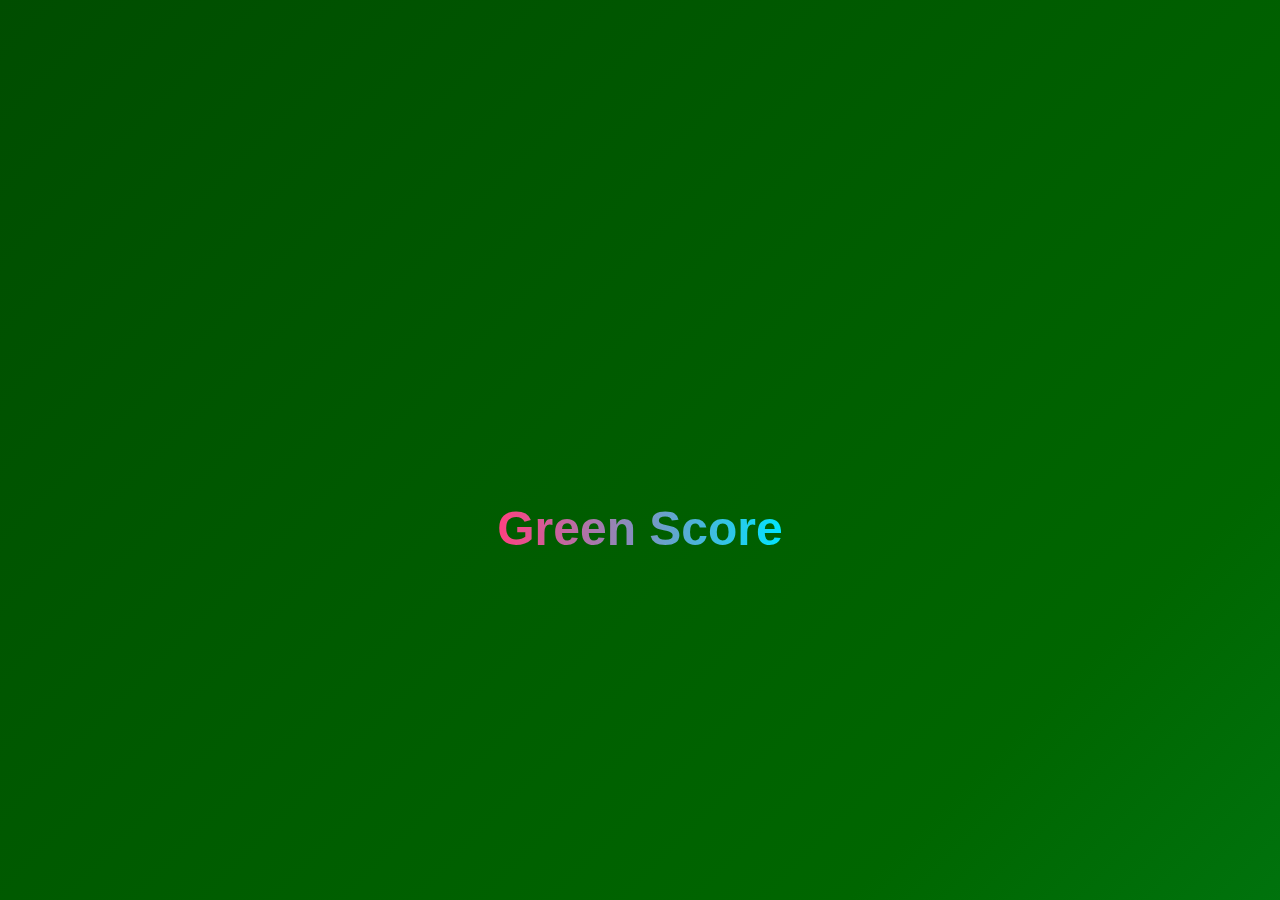
<file: public/index.html>
<!DOCTYPE html>
<html>
<head>
  <title>Green Score</title>
  <link rel="stylesheet" href="css/the login style.css">
</head>
<body class="splash">
  <div class="logo-container">
    <img src="assets/logo&details/1.png" alt="Green Score Logo" class="logo">
    <h1>Green Score</h1>
  </div>
  <script>
    // Redirect to onboarding after 2 seconds
    setTimeout(() => {
      window.location.href = "onboarding.html";
    }, 5000);
  </script>
</body>
</html>
</file>
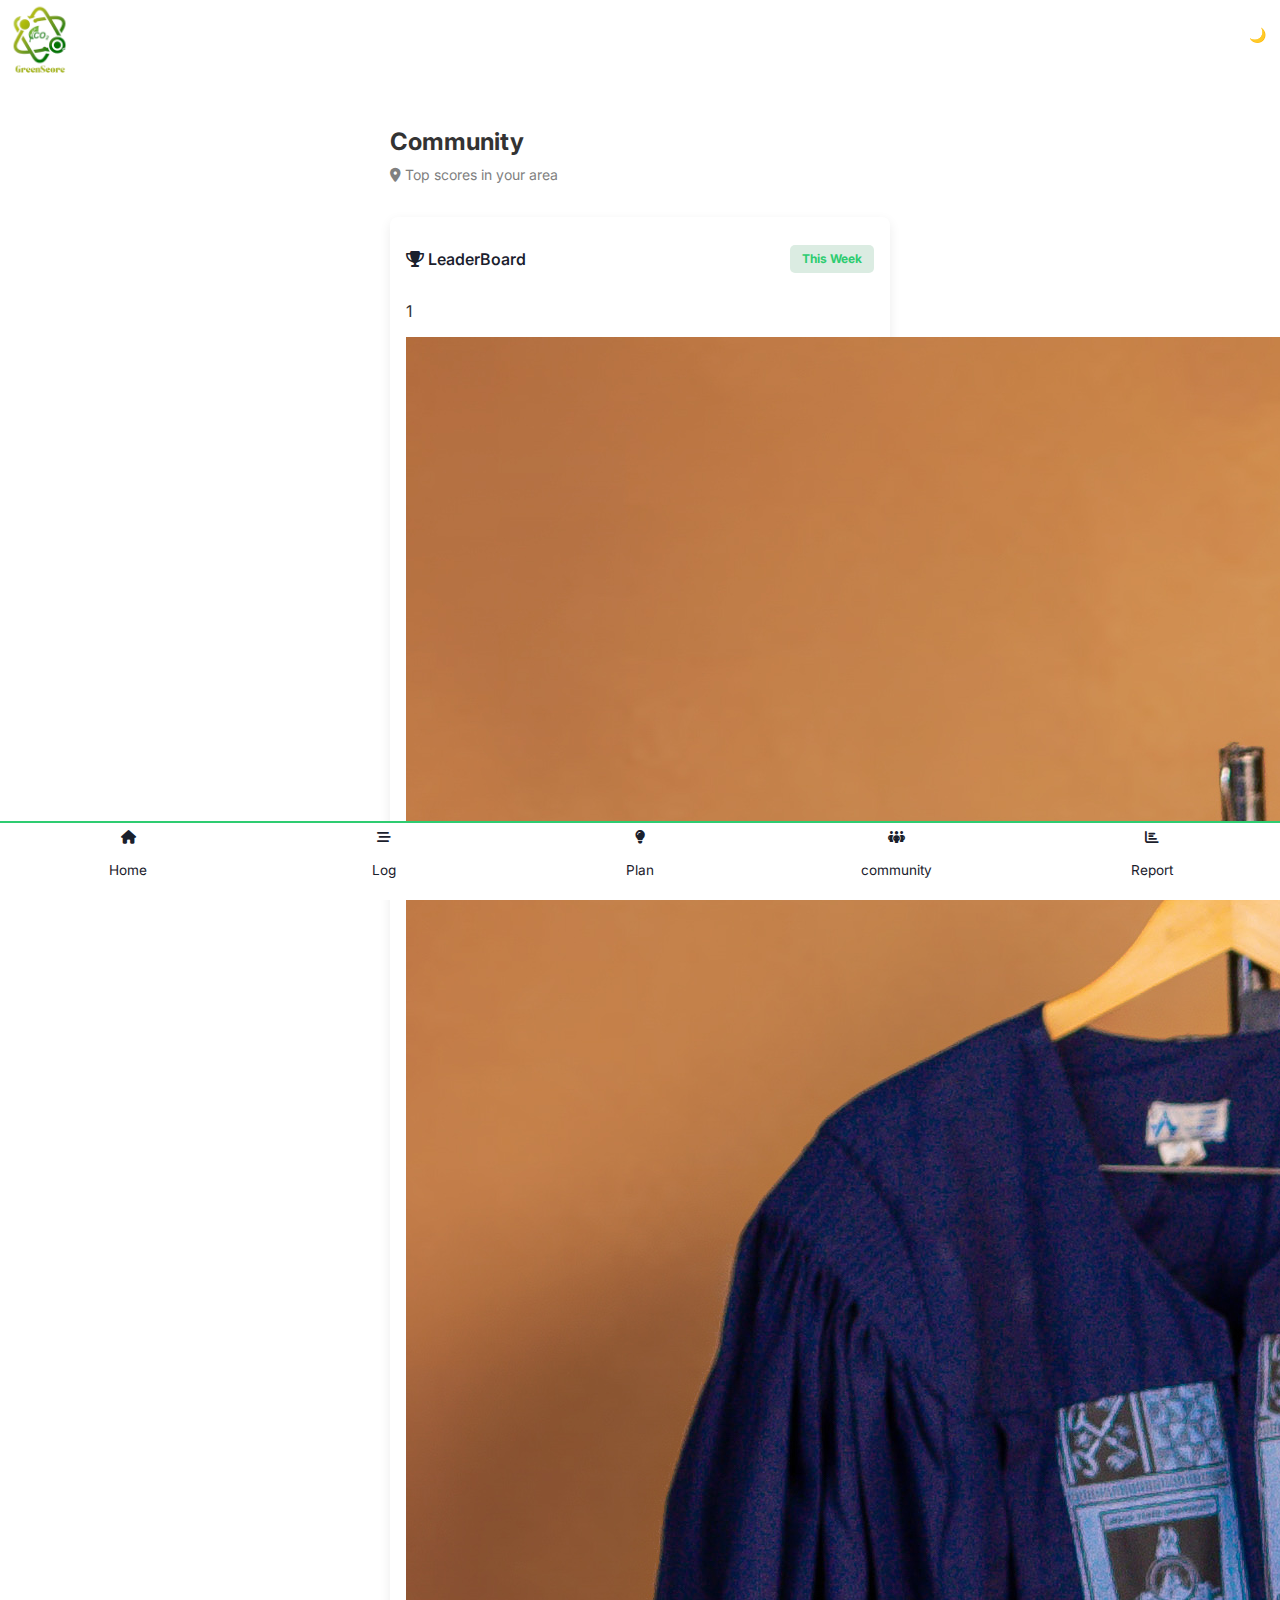
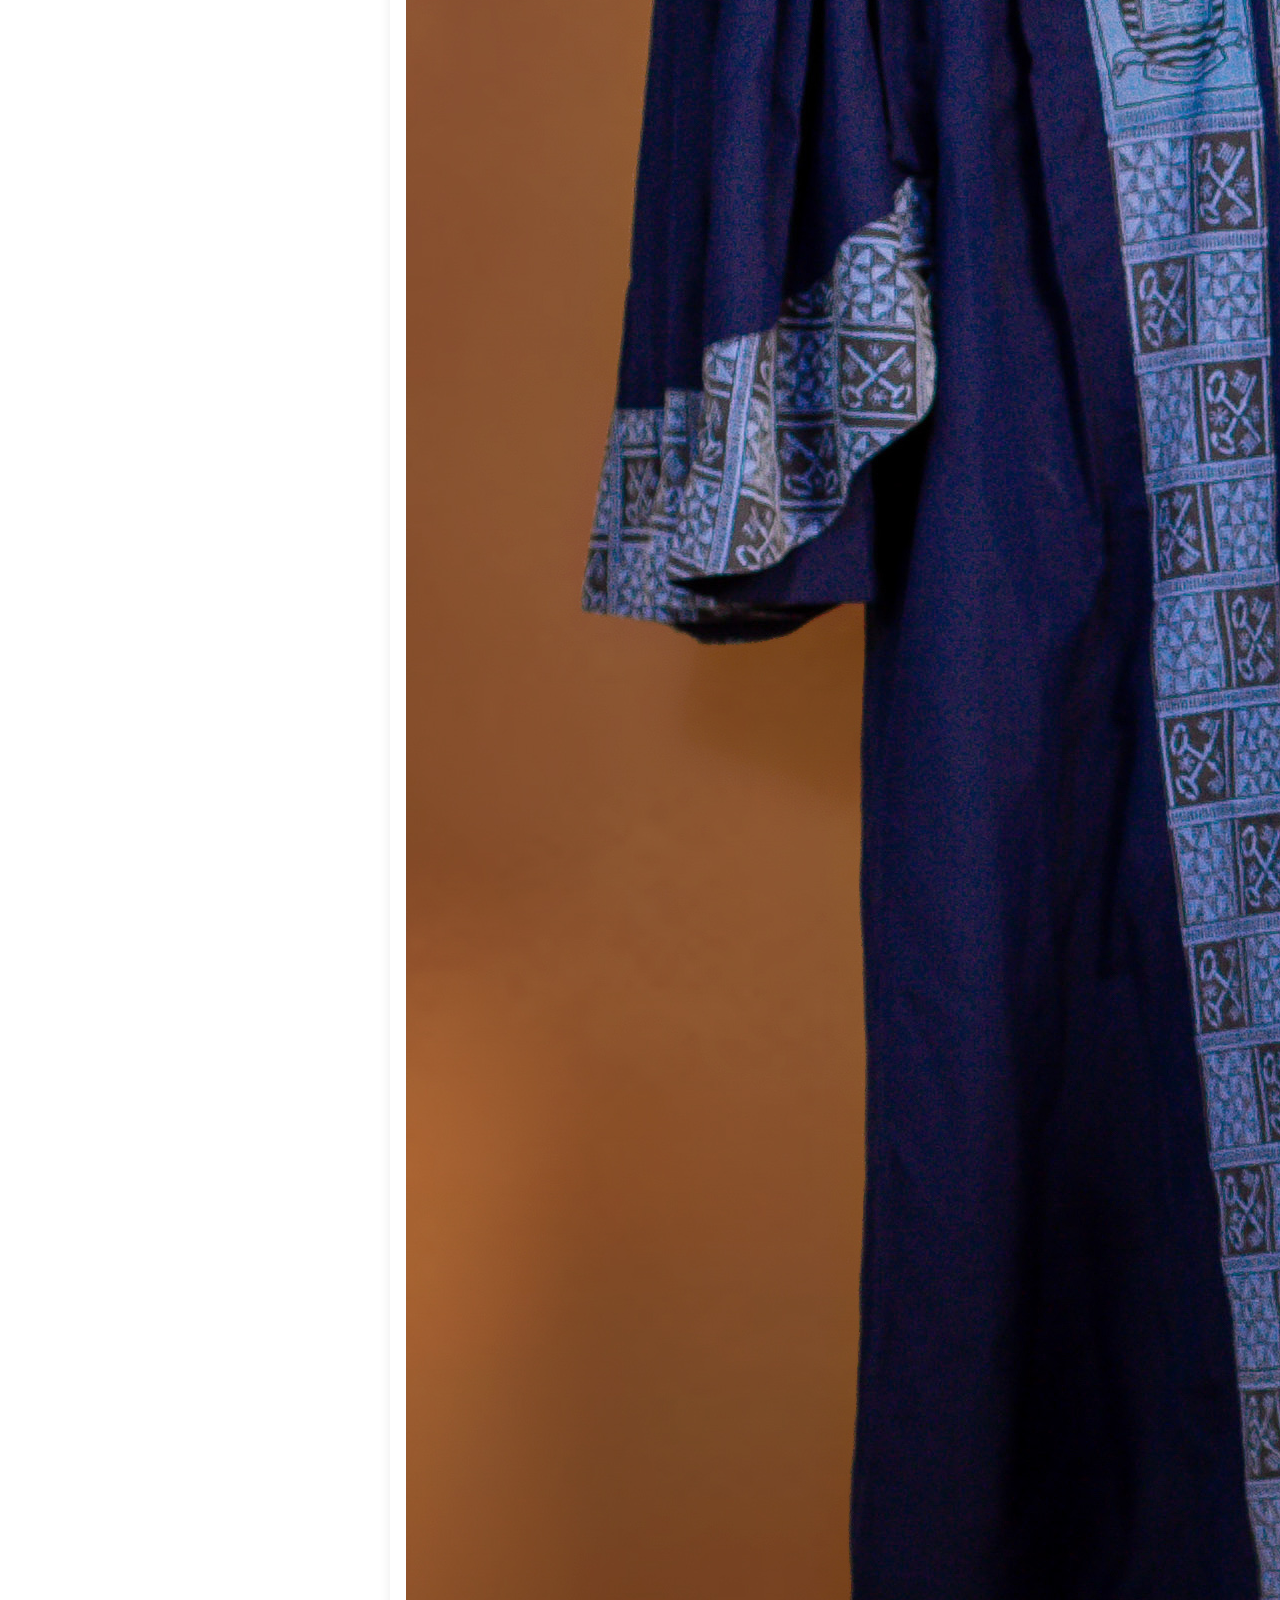
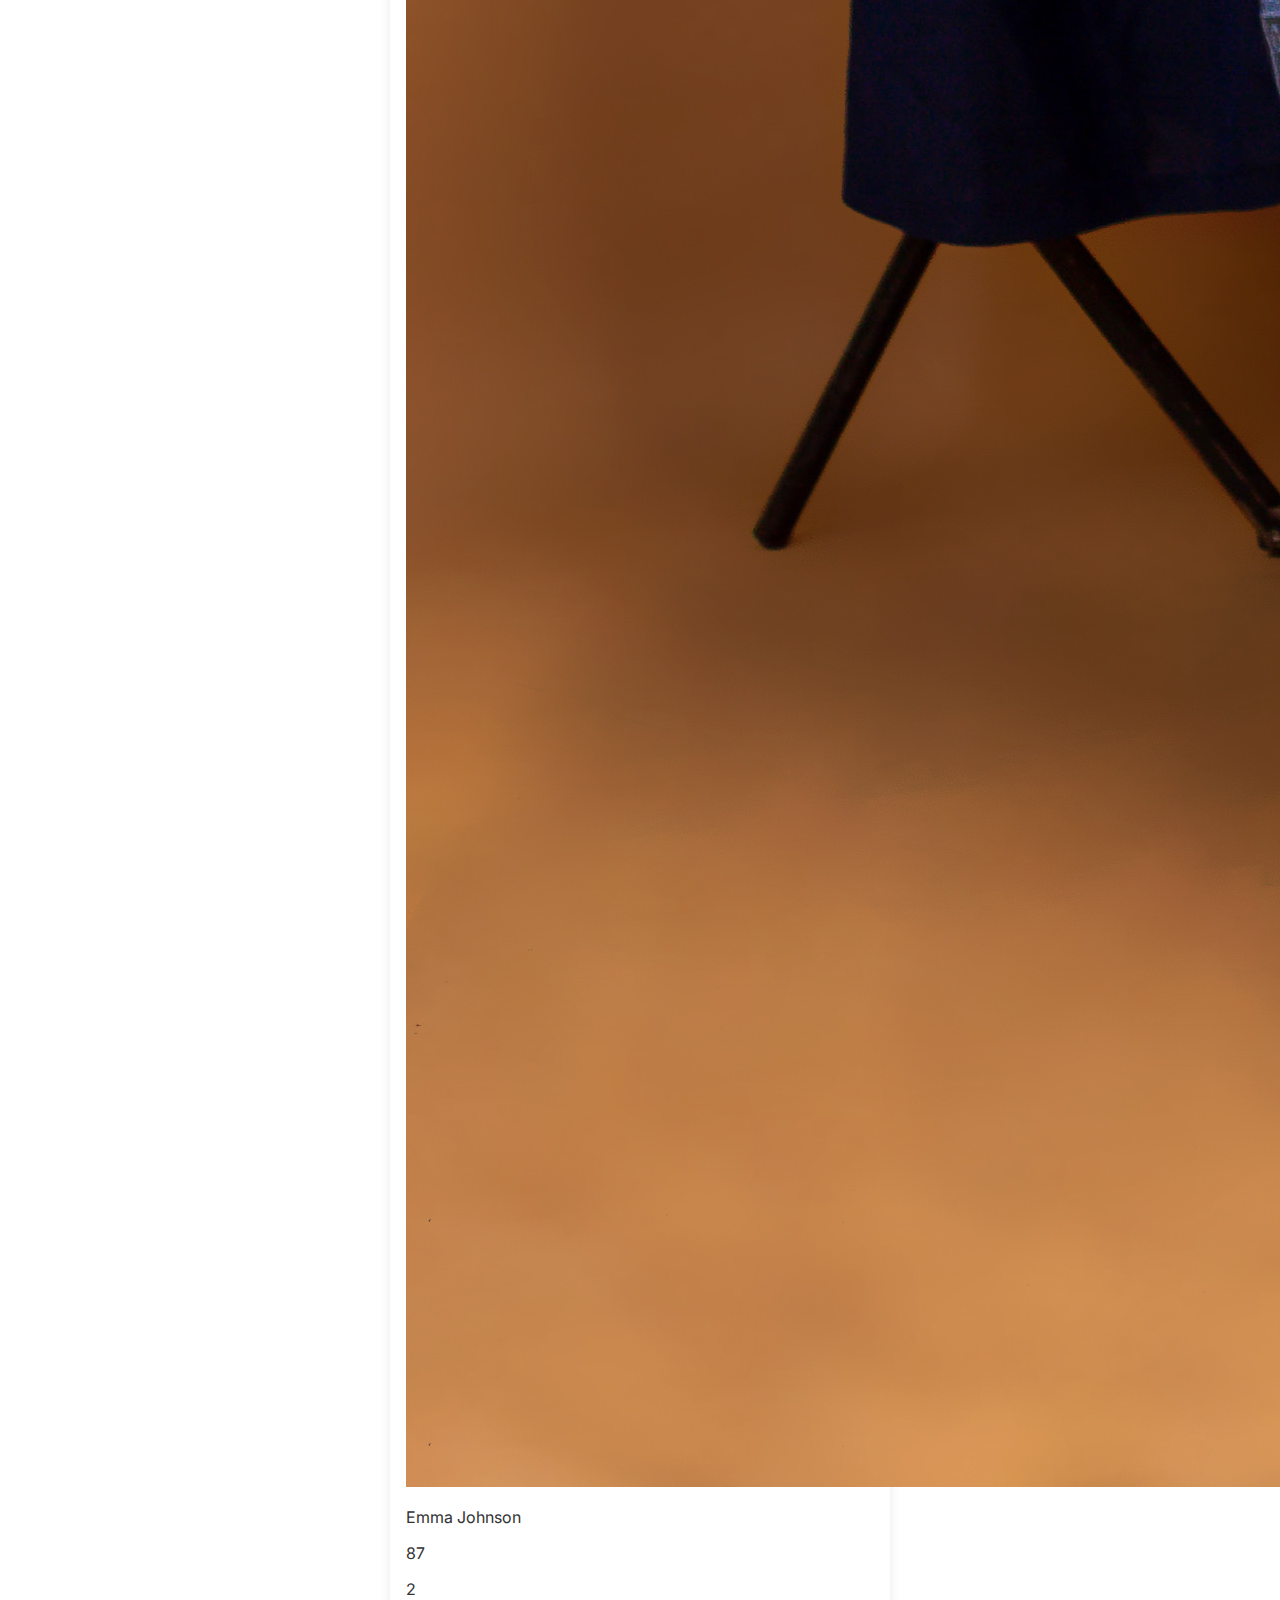
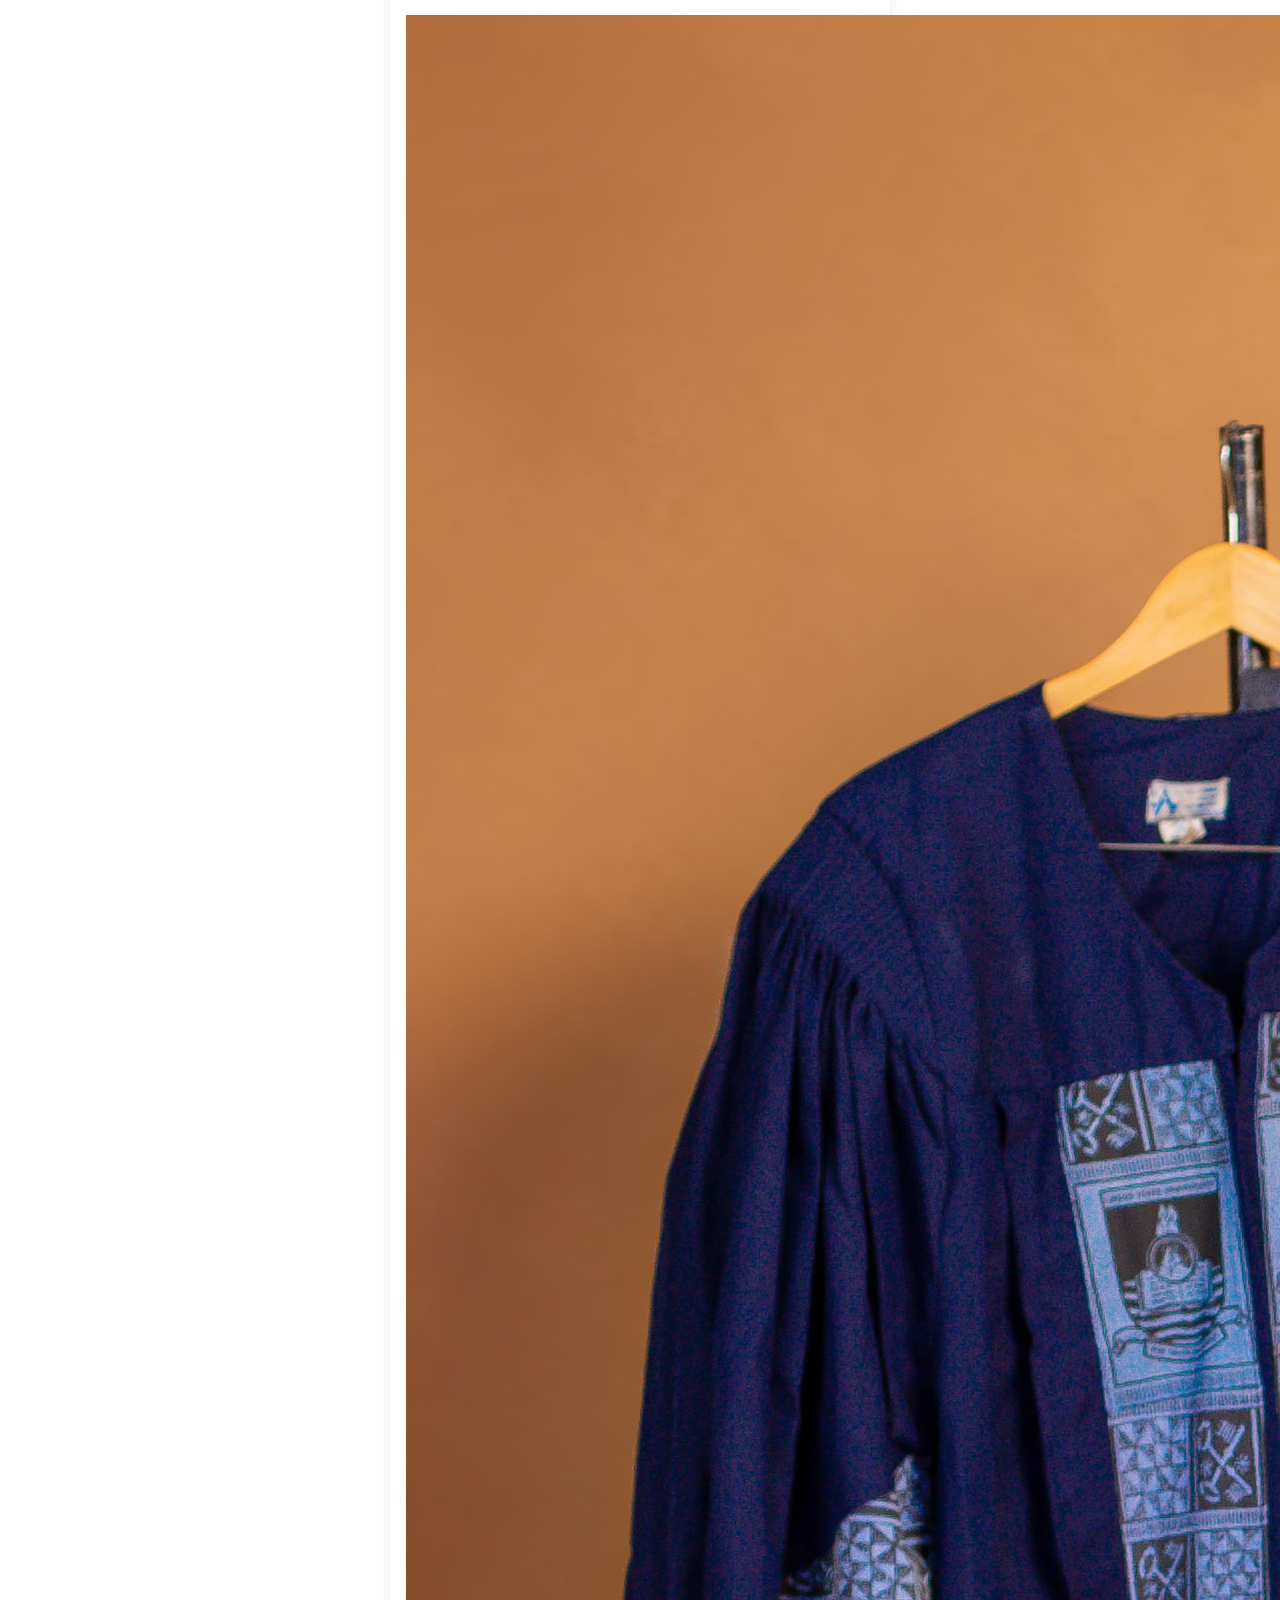
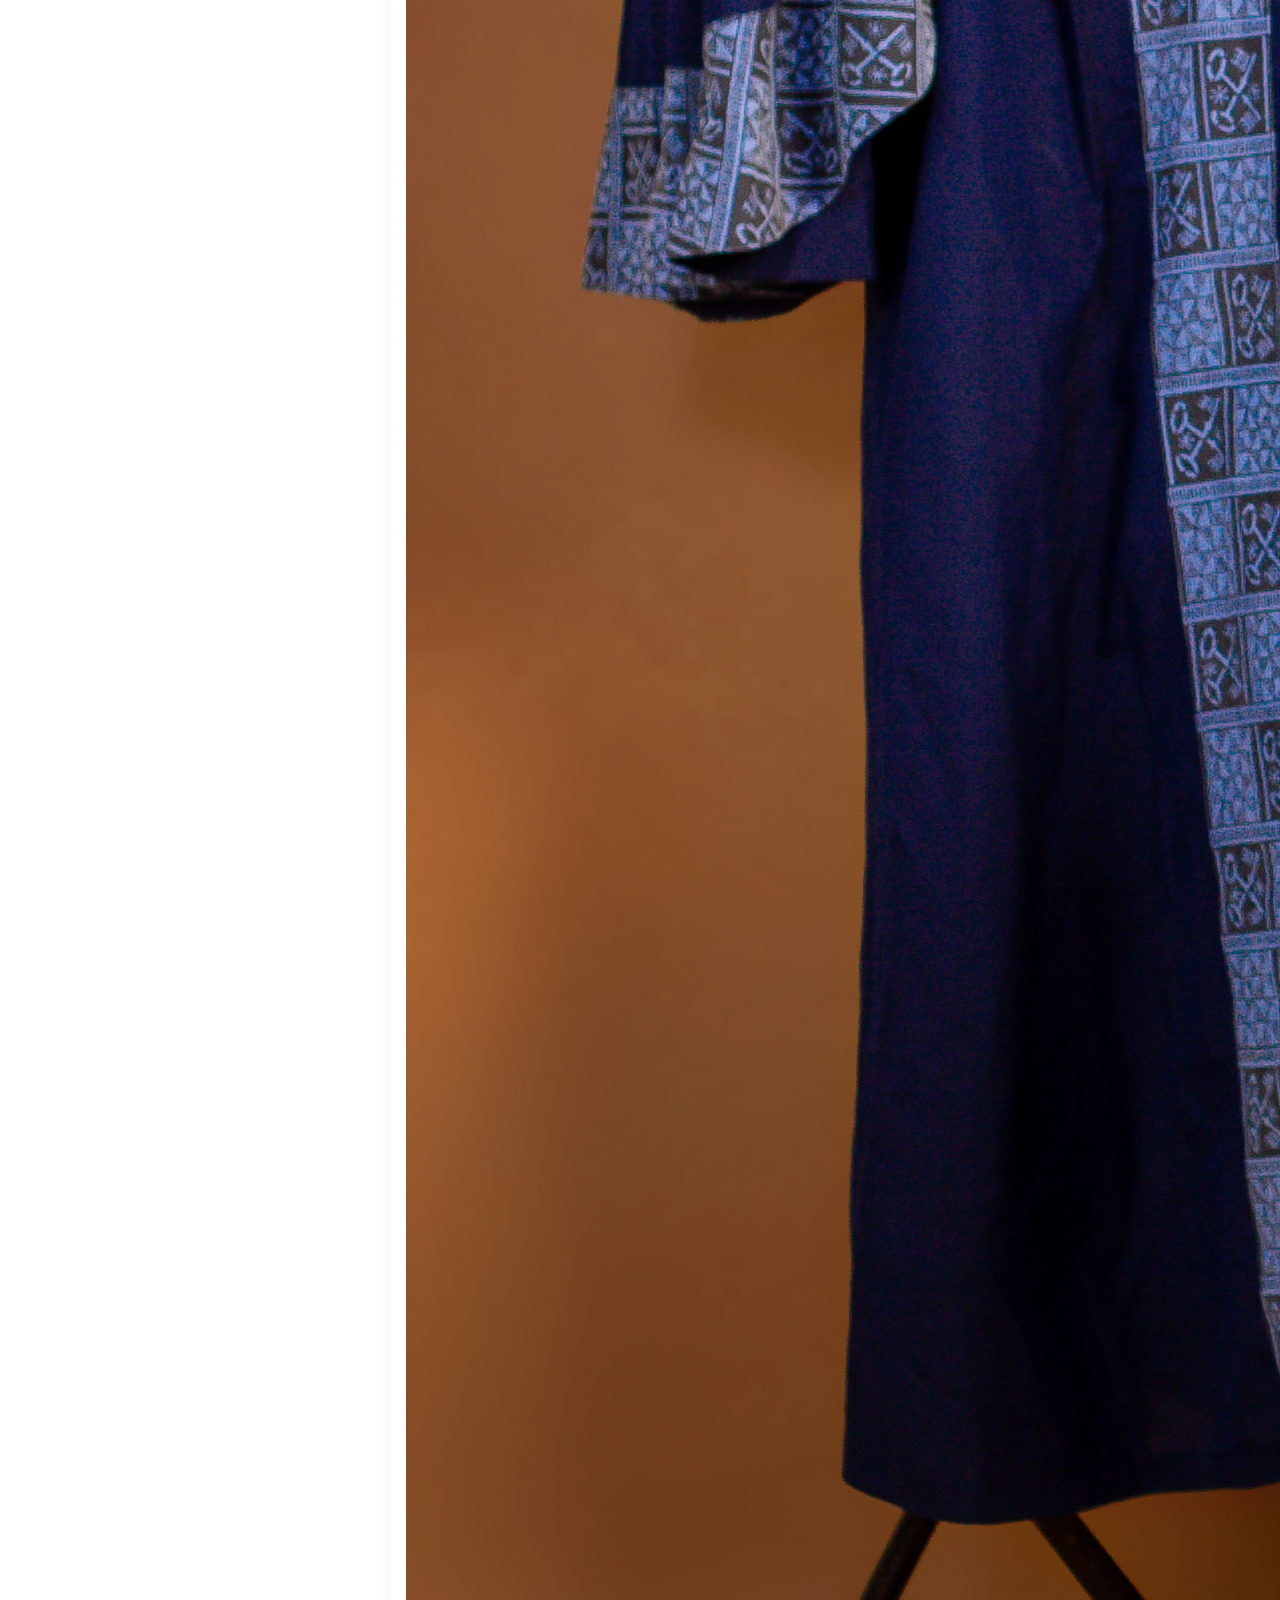
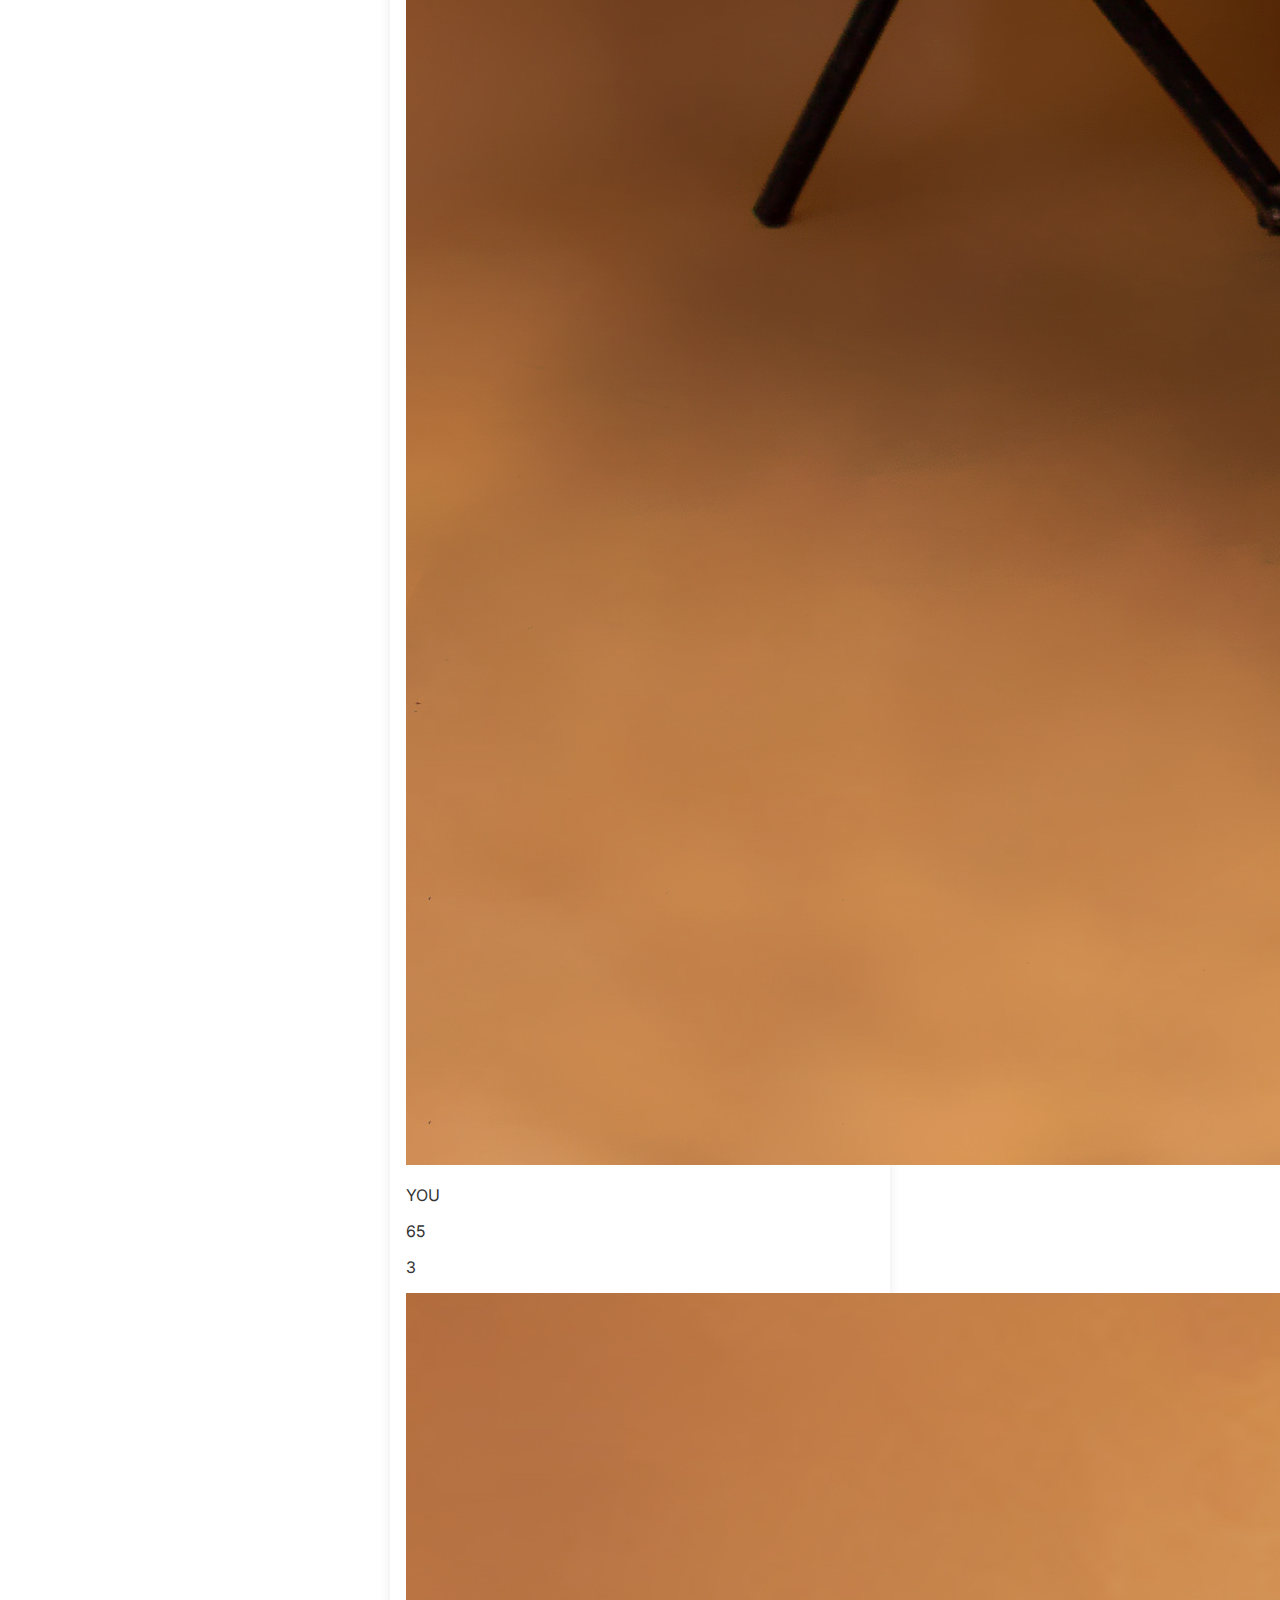
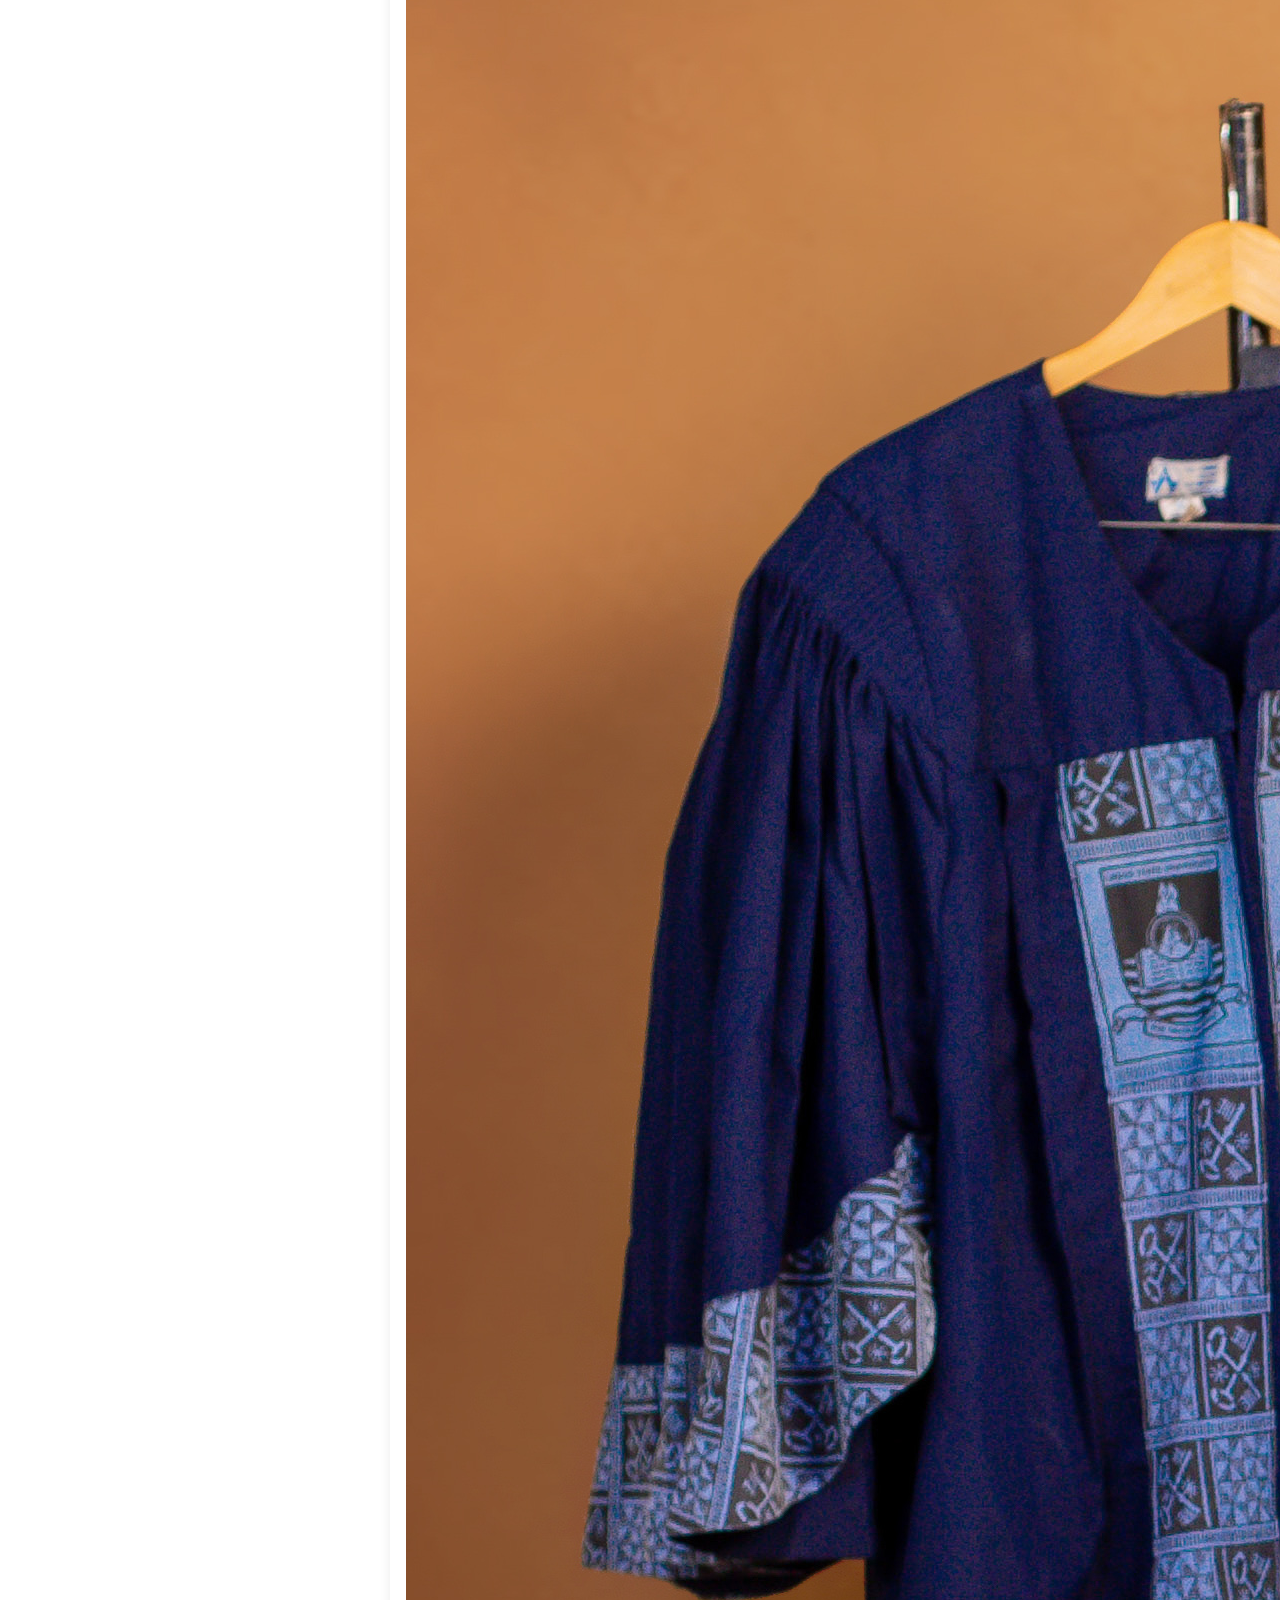
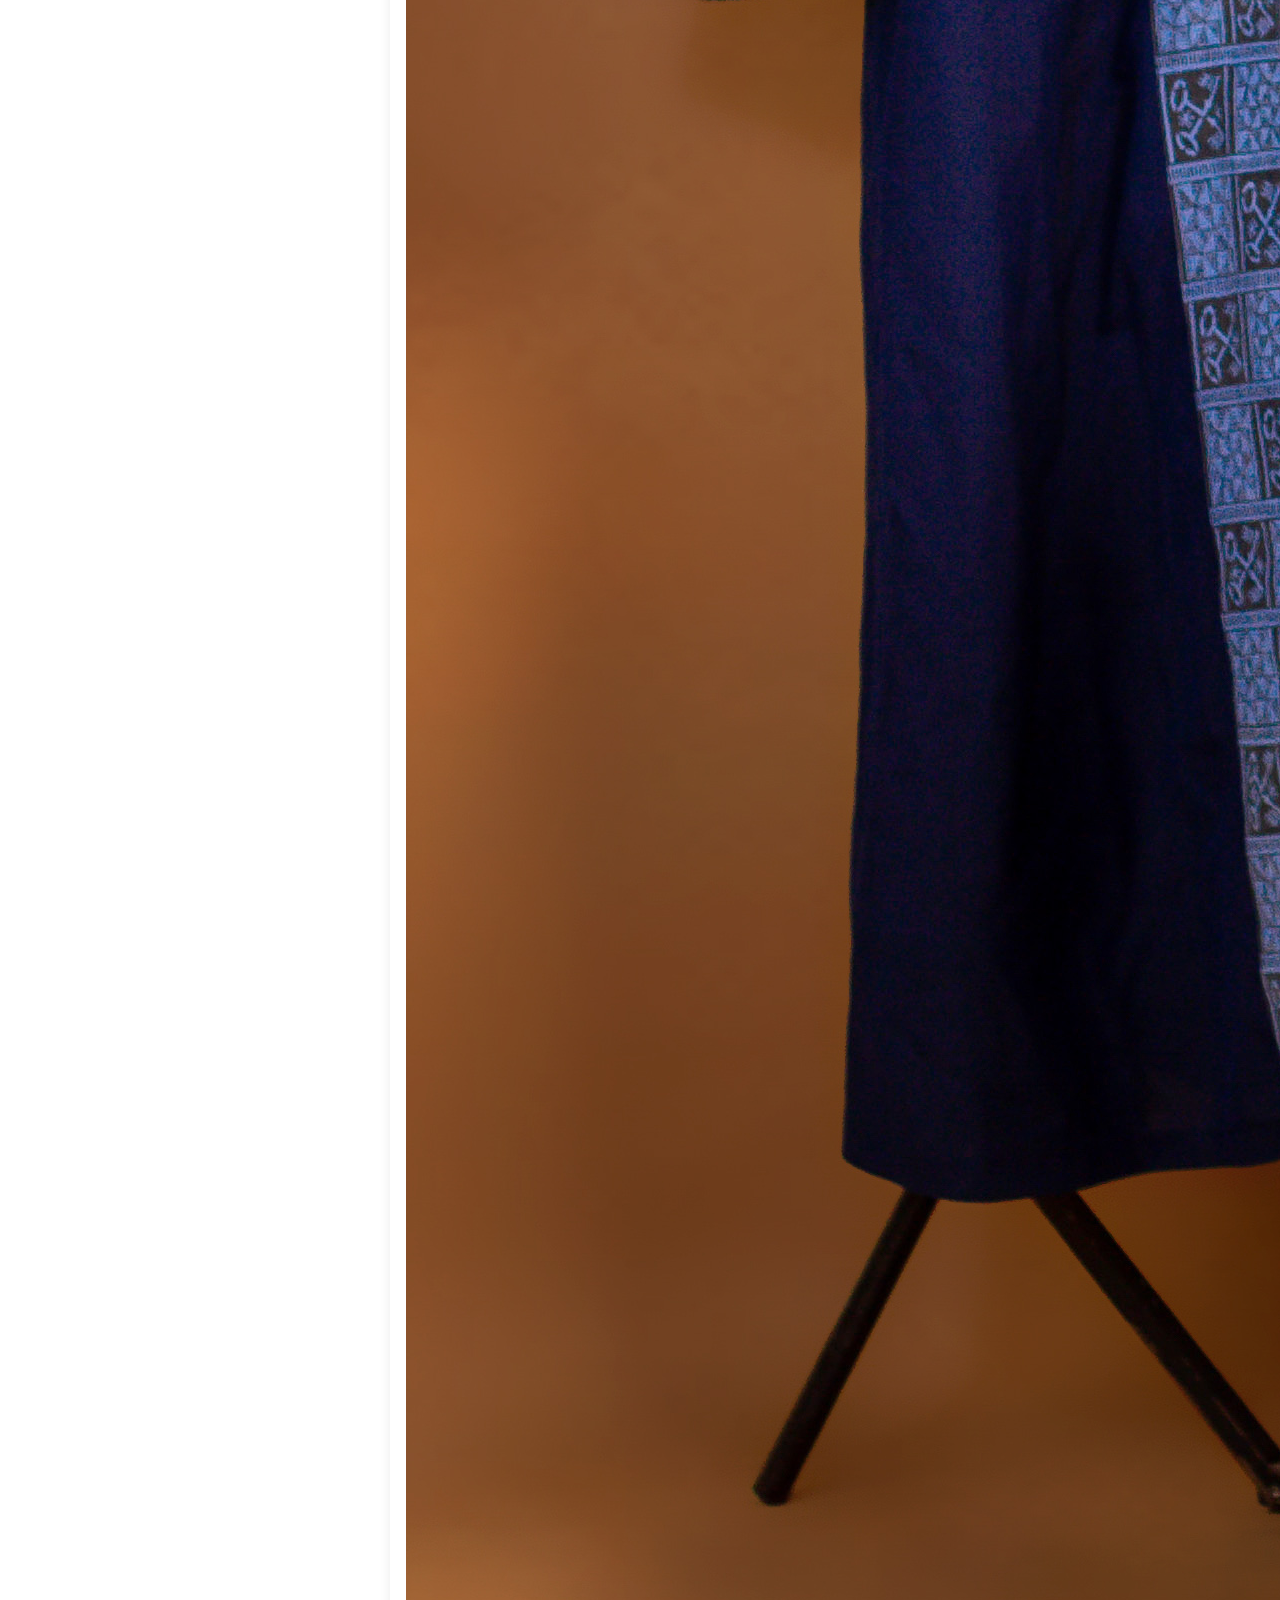
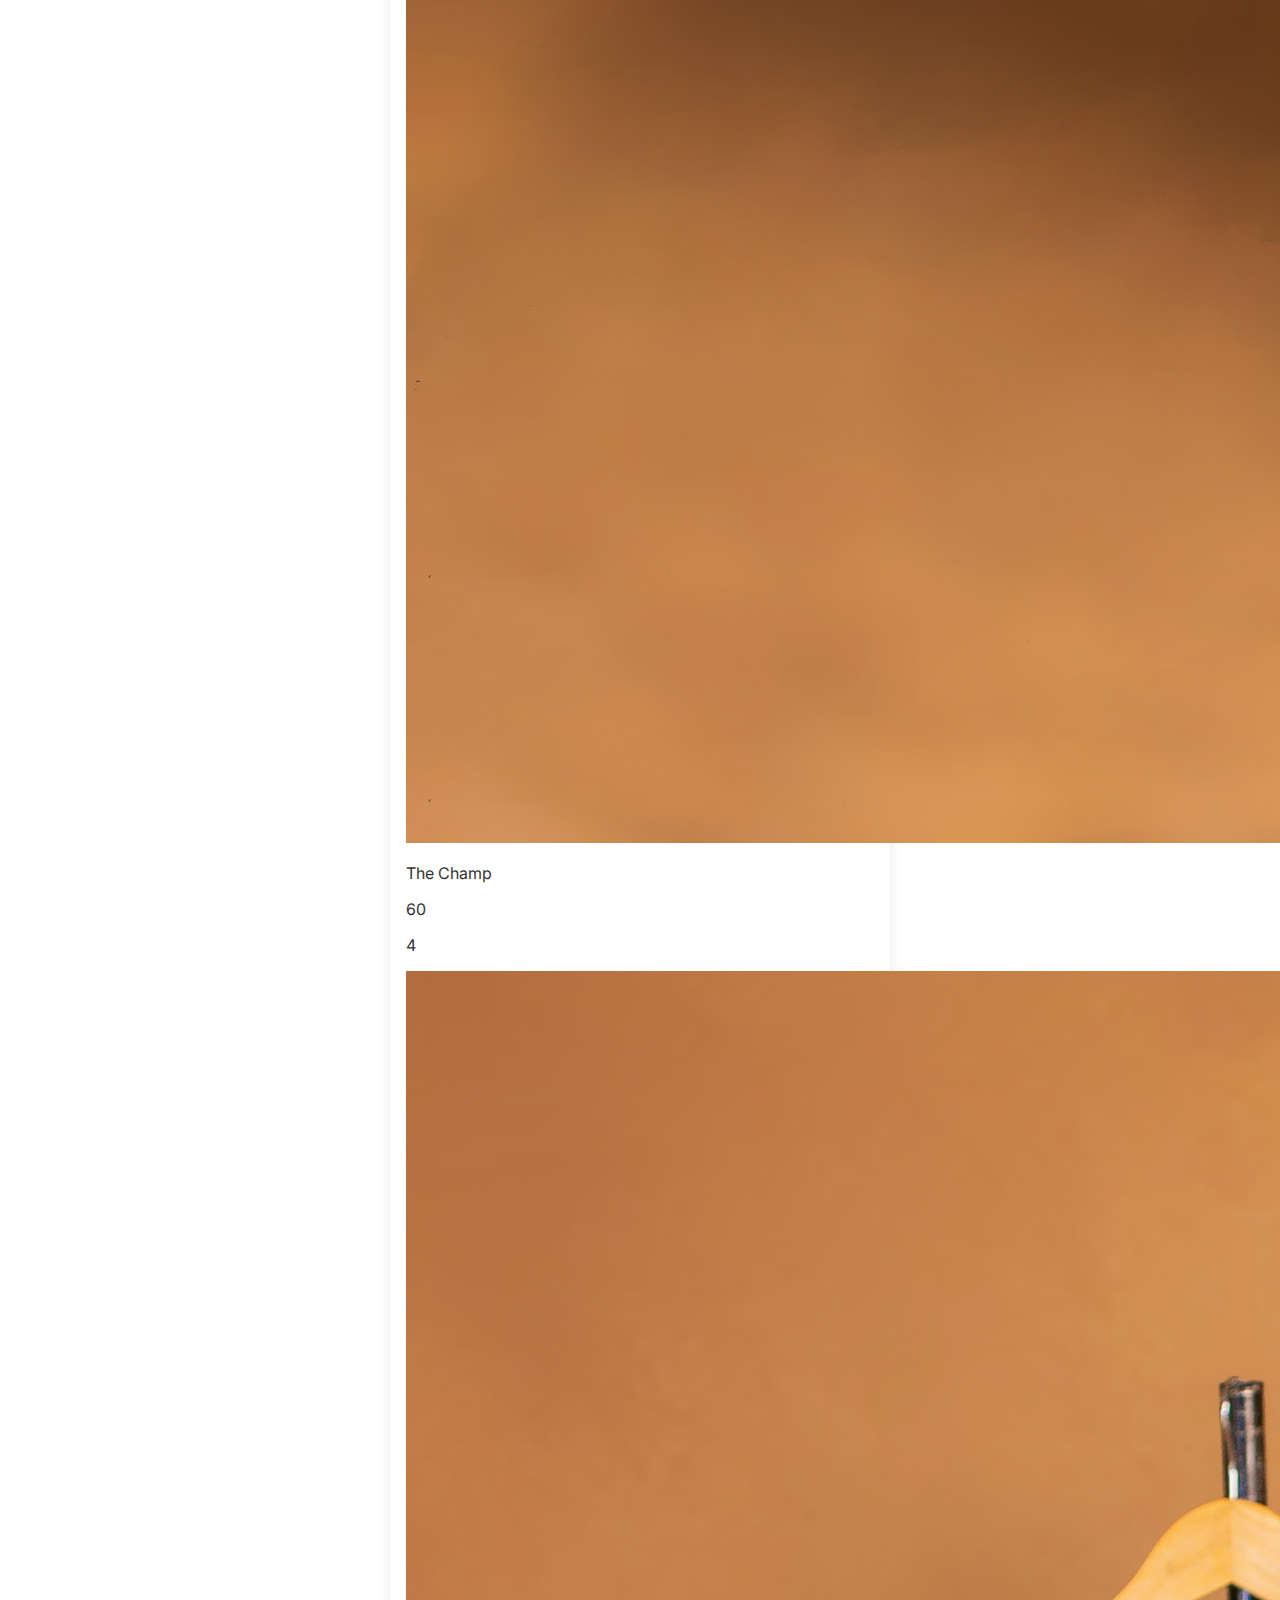
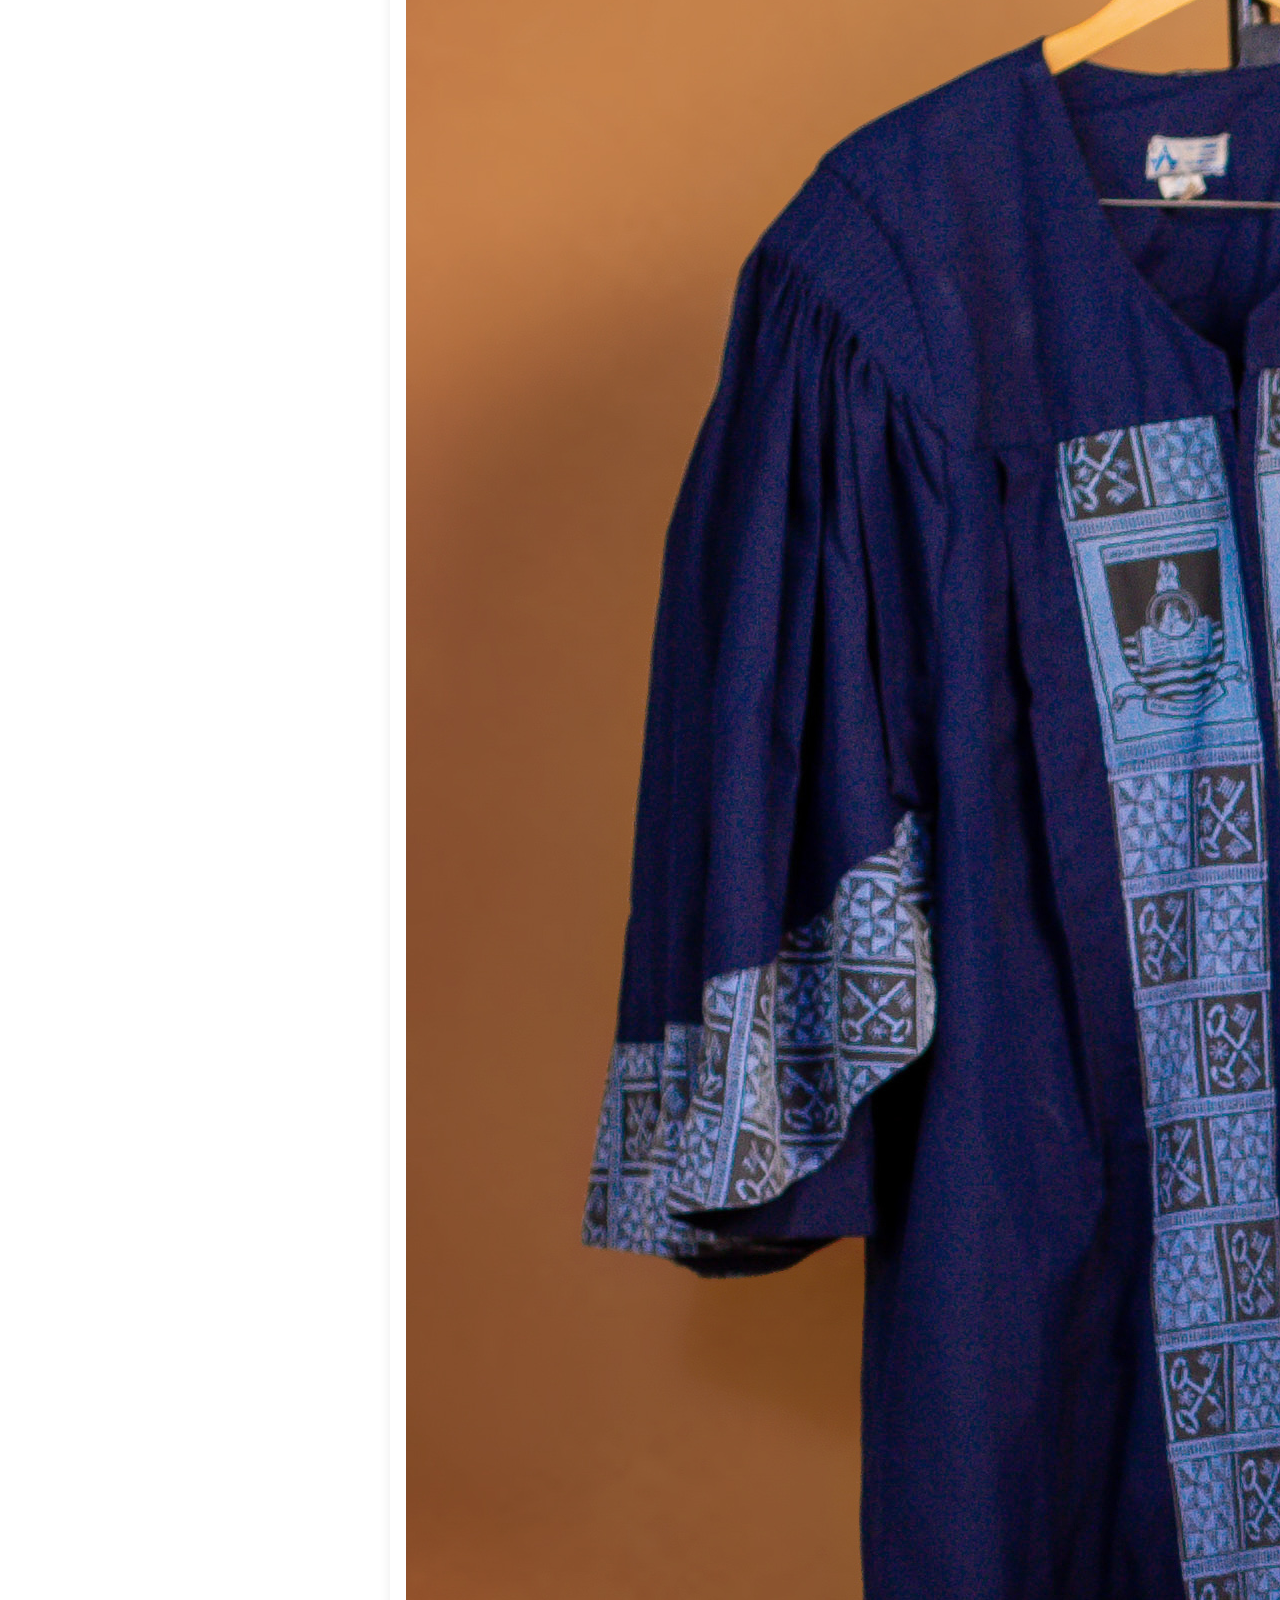
<file: community.html>
<!DOCTYPE html>
<html lang="en">
<head>
  <meta charset="UTF-8" />
  <meta name="viewport" content="width=device-width, initial-scale=1.0, maximum-scale=1.0, user-scalable=no"/>
  <title>GreenScore</title>

  <!-- External Styles -->
  <link rel="stylesheet" href="style.css" />
  <link href="https://fonts.googleapis.com/css2?family=Inter:wght@400;600;700&display=swap" rel="stylesheet"/>
  <link rel="stylesheet" href="https://cdnjs.cloudflare.com/ajax/libs/font-awesome/6.5.0/css/all.min.css" />
</head>
<body>
   <header class="dashboard-header">
    <div class="logo"><img src="logo&details/1.png" alt="green score logo"></div>
    <div class="toggle-container">
      <button id="theme-toggle">🌙</button>
    </div>
  </header>
     <section class="action-section-one">
        <h2>Community</h2>
        <p><i class="fas fa-map-marker-alt map-icon"></i> Top scores in your area</p>
      </section>
      <section class="weekly-challenges" id="challengeOne">
        <div class="plan-div-one">
         <p class="main-text"><i class="fas fa-trophy trophy-icon"></i> LeaderBoard</p>
         <p class="colored-bg">This Week</p>
        </div>
      
        <div class="individuals">
         <p class="rank" id="1">1</p>
         <img src="images/my photo.jpg" alt="" class="rank-img">
          <p class="rank-text">Emma Johnson</p>
          <p class="score1">87</p>
        </div>
        <div class="individuals">
         <p class="rank" id="1">2</p>
         <img src="images/my photo.jpg" alt="" class="rank-img">
          <p class="rank-text">YOU</p>
          <p class="score2">65</p>
        </div>
         <div class="individuals">
         <p class="rank" id="1">3</p>
         <img src="images/my photo.jpg" alt="" class="rank-img">
          <p class="rank-text">The Champ</p>
          <p class="score3">60</p>
        </div>
         <div class="individuals">
         <p class="rank" id="1">4</p>
         <img src="images/my photo.jpg" alt="" class="rank-img">
          <p class="rank-text">Felix</p>
          <p class="score4"> 55 </p>
        </div>
         <div class="individuals">
         <p class="rank" id="1">5</p>
         <img src="images/my photo.jpg" alt="" class="rank-img">
          <p class="rank-text">Imade</p>
          <p class="score5">45</p>
        </div>
      </section>

      <section class="community-ranking">
       <h3>Geo Badge</h3> 
       <div class="community-ranking-text">
        <p class="first-p">You're in Top 5 in Lagos</p>
        <p class="second-p">Keep it Up to maintain your Position</p>
       </div>
      </section>

     <section class="the-challenges">
    <div class="icon-wrapper">
      <i class="fas fa-leaf leaf-icon"></i>
    </div>
    <div class="ivite-text">
     <h2>We're better Together</h2>
      <p class="invitation-text">The biggest impact we can have is helping each other make a change in the world</p>
    </div>
    <div class="invite-btn">
      <button id="invitation" class="inv-btn">Invite a Friend</button>
    </div>
  </section>
  <section class="links">
    <div>
        <a href="index.html" class="the-link"><i class="fas fa-home home-icon "></i>
        <p>Home</p>
        </a>
    </div>
    <div>
        <a href="log.html" class="the-link"><i class="fas fa-stream"></i>
        <p>Log</p>
        </a>
    </div>
    <div>
        <a href="plan.html" class="the-link"><i class="fas fa-lightbulb"></i>
        <p>Plan</p>
        </a>
    </div>
    <div>
        <a href="community.html" class="the-link"><i class="fas fa-people-group"></i>
        <p>community</p>
        </a>
    </div>
  <div>
  <a href="report.html" class="the-link">
    <i class="fas fa-chart-bar"></i>
    <p>Report</p>
  </a>
</div>

  </section>
  
  <script src="community.js"></script>
</body>
</html>
</file>
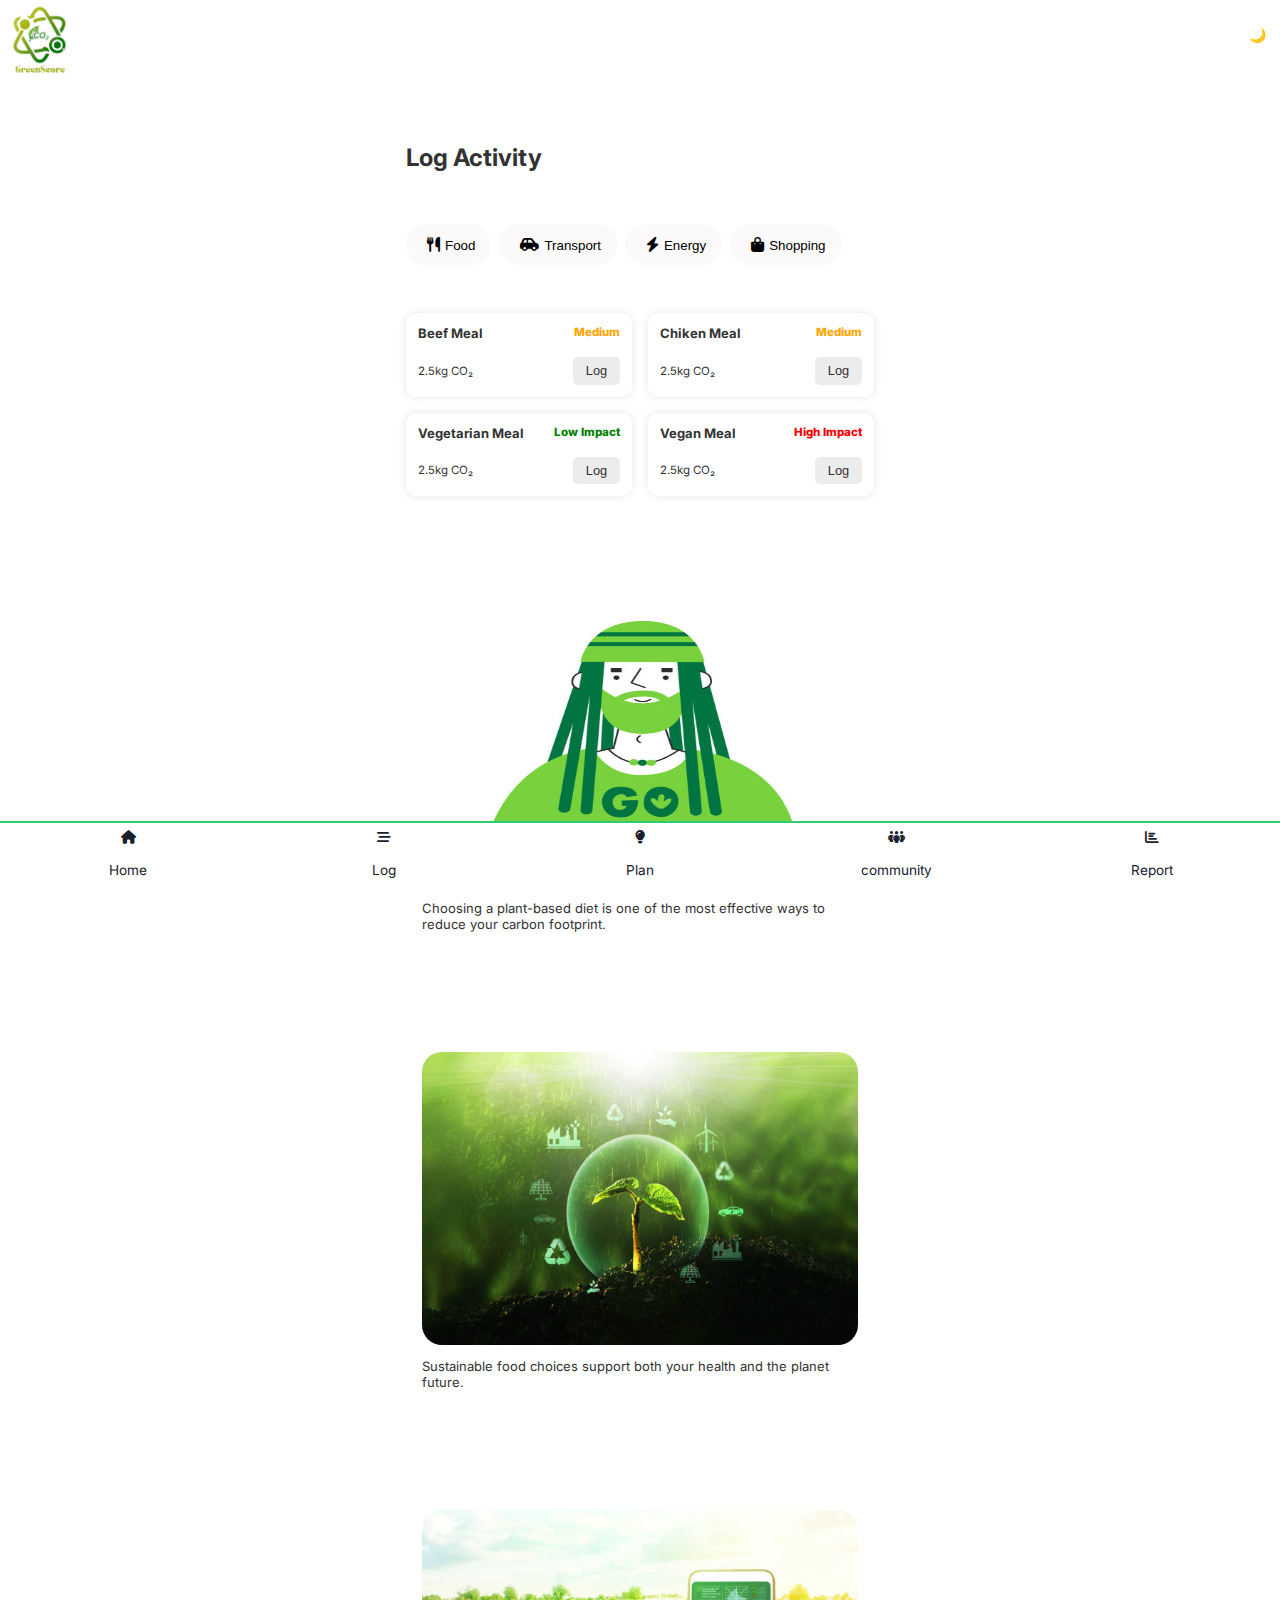
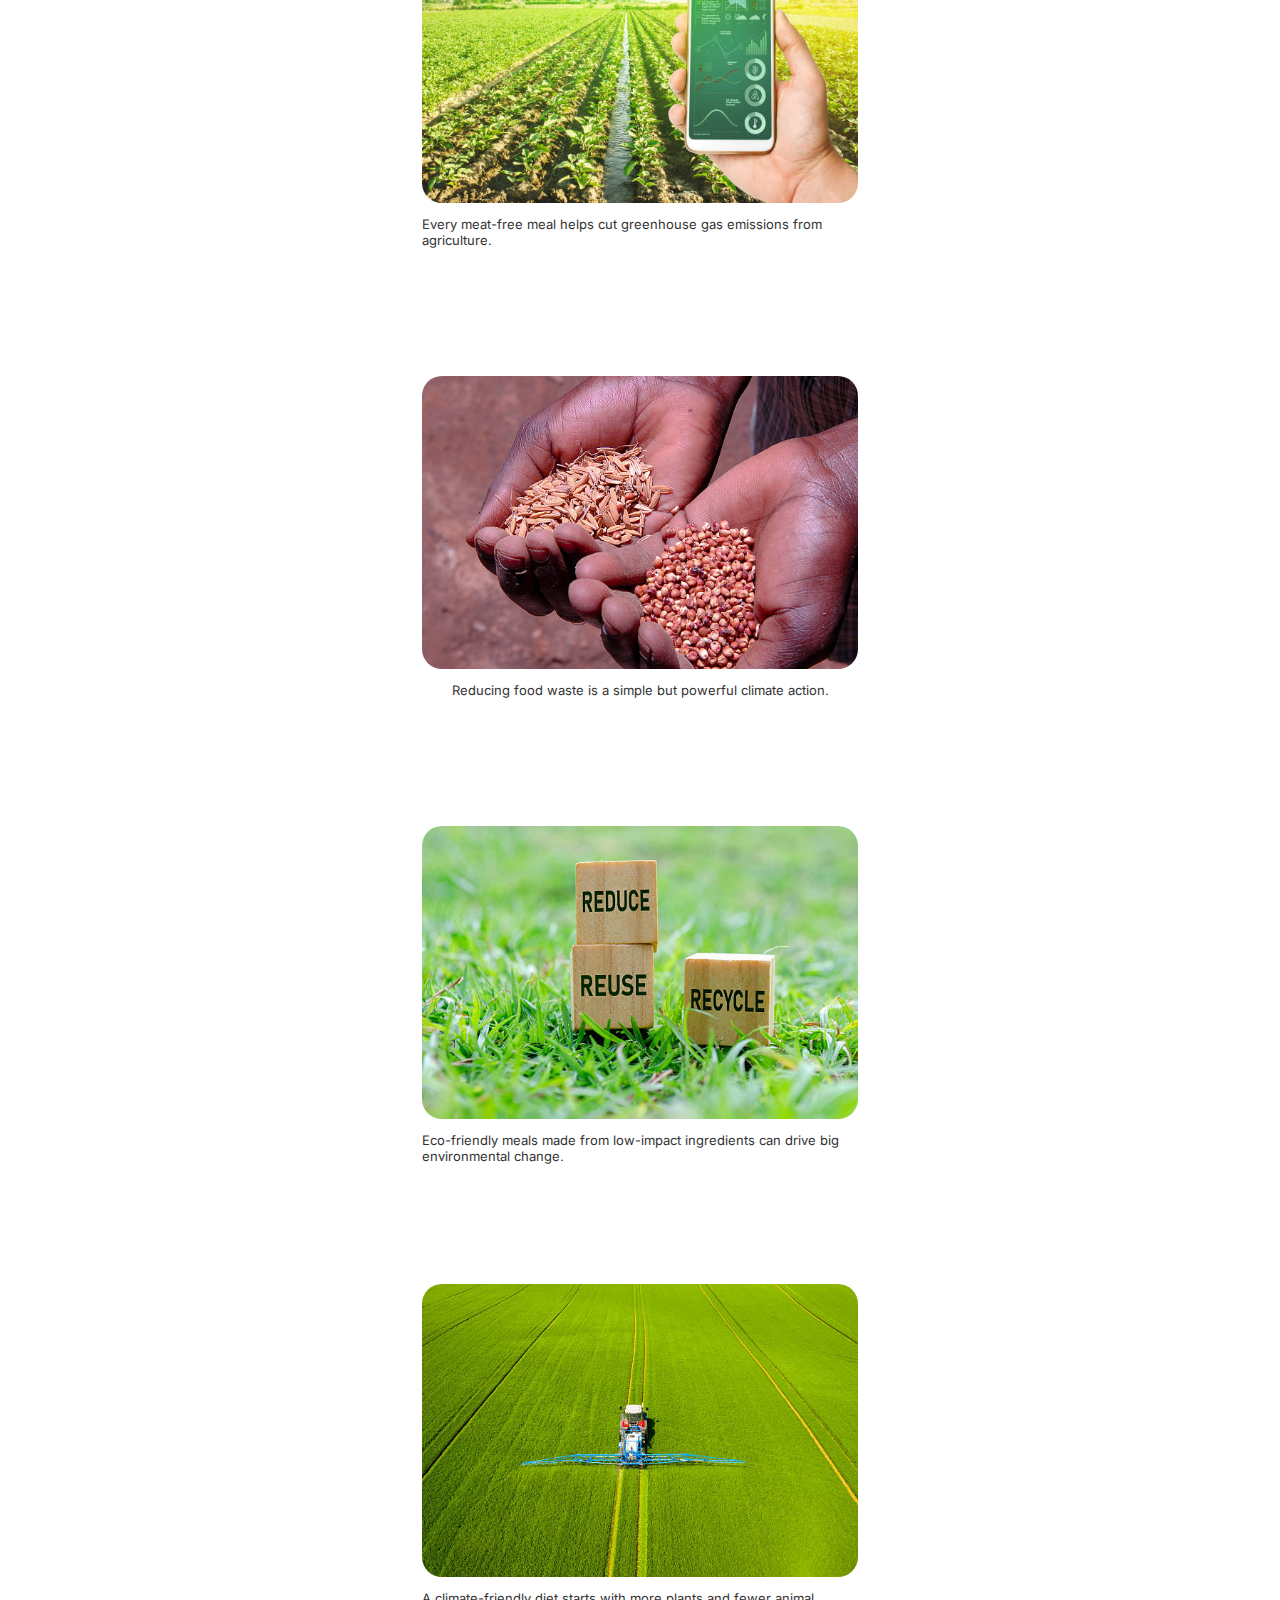
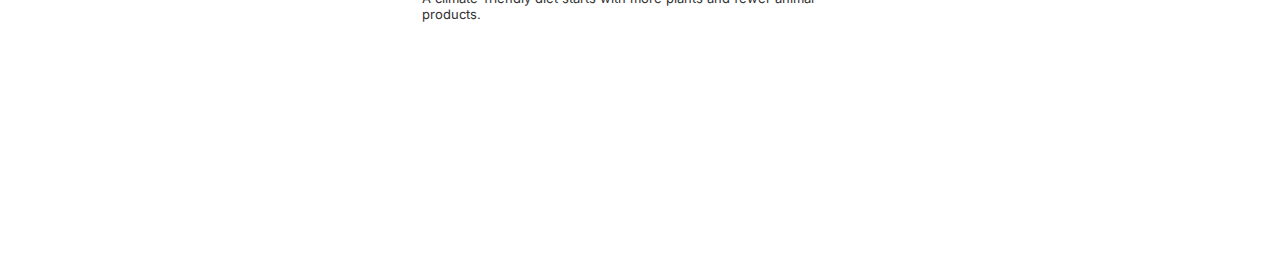
<file: log.html>
<!DOCTYPE html>
<html lang="en">
<head>
  <meta charset="UTF-8" />
  <meta name="viewport" content="width=device-width, initial-scale=1.0, maximum-scale=1.0, user-scalable=no"/>
  <title>GreenScore</title>

  <!-- External Styles -->
  <link rel="stylesheet" href="style.css" />
  <link href="https://fonts.googleapis.com/css2?family=Inter:wght@400;600;700&display=swap" rel="stylesheet"/>
  <link rel="stylesheet" href="https://cdnjs.cloudflare.com/ajax/libs/font-awesome/6.5.0/css/all.min.css" />
</head>
<body class="log-body" onload="showCategory('food')">
  <header class="dashboard-header">
    <div class="logo"><img src="logo&details/1.png" alt="green score logo"></div>
    <div class="toggle-container">
      <button id="theme-toggle">🌙</button>
    </div>
  </header>
      <section class="just-you">
        <h2>Log Activity</h2>
      </section>
  
  <!-- Category Tabs -->
  <!-- <div class="category-tabs">
    <button class="tab active" data-category="food" onclick="showCategory('food')"><i class="fas fa-utensils log-icon" ></i>Food</button>
    <button class="tab" data-category="transport" onclick="showCategory('transport')"><i class="fas fa-car-side log-icon"></i>Transport</button>
    <button class="tab" data-category="energy" onclick="showCategory('energy')"> <i class="fas fa-bolt log-icon"></i>Energy</button>
    <button class="tab" data-category="shopping" onclick="showCategory('shopping')"><i class="fas fa-shopping-bag log-icon"></i>Shopping</button>
  </div> -->
  <!-- Category Tabs -->
<!-- <div class="category-tabs">
  <button class="tab active" onclick="showCategory('food', this)">
    <i class="fas fa-utensils log-icon"></i>Food
  </button>
  <button class="tab" onclick="showCategory('transport', this)">
    <i class="fas fa-car-side log-icon"></i>Transport
  </button>
  <button class="tab" onclick="showCategory('energy', this)">
    <i class="fas fa-bolt log-icon"></i>Energy
  </button>
  <button class="tab" onclick="showCategory('shopping', this)">
    <i class="fas fa-shopping-bag log-icon"></i>Shopping
  </button>
</div> -->
<!-- Category Tabs -->
<div class="category-tabs">
  <button class="tab" onclick="showCategory('food', this)">
    <i class="fas fa-utensils log-icon"></i>Food
  </button>
  <button class="tab" onclick="showCategory('transport', this)">
    <i class="fas fa-car-side log-icon"></i>Transport
  </button>
  <button class="tab" onclick="showCategory('energy', this)">
    <i class="fas fa-bolt log-icon"></i>Energy
  </button>
  <button class="tab" onclick="showCategory('shopping', this)">
    <i class="fas fa-shopping-bag log-icon"></i>Shopping
  </button>
</div>
<!-- Tabs -->


<!-- Tab Contents -->
<div id="food" class="tab-content">
   <div class="activity-grid"> 
      <!-- Card 1 -->
         <div class="activity-card">
             <div class="card-header">
                <span class="item-name" style="font-weight: 700; font-size: small;"> Beef Meal</span>
                <span class="impact-type" id="impact1" style="color: orange; font-size: 11.5px; font-weight: 800;">Medium</span>
            </div>
                <div class="card-footer">
                   <span class="co2-emission" id="emission1">2.5kg CO₂</span>
                   <button class="log-btn" onclick="logUsage('White Rice')" stle="background-color: rgb(237, 236, 236);">Log</button>
                </div>
         </div>

          <div class="activity-card">
             <div class="card-header">
                <span class="item-name" style="font-weight: 700; font-size: small;">Chiken Meal</span>
                <span class="impact-type" id="impact1" style="color: orange; font-size: 11.5px; font-weight: 800;">Medium</span>
            </div>
                <div class="card-footer">
                   <span class="co2-emission" id="emission1">2.5kg CO₂</span>
                   <button class="log-btn" onclick="logUsage('White Rice')" stle="background-color: rgb(237, 236, 236);">Log</button>
                </div>

         </div>
          <div class="activity-card">
             <div class="card-header">
                <span class="item-name" style="font-weight: 700; font-size: small;">Vegetarian Meal</span>
                <span class="impact-type" id="impact1" style="color: green; font-size: 11.5px; font-weight: 800;" >Low Impact</span>
            </div>
                <div class="card-footer">
                   <span class="co2-emission" id="emission1">2.5kg CO₂</span>
                   <button class="log-btn" onclick="logUsage('White Rice')" stle="background-color: rgb(237, 236, 236);">Log</button>
                </div>
         </div>
          <div class="activity-card">
             <div class="card-header">
                <span class="item-name" style="font-weight: 700; font-size: small;">Vegan Meal</span>
                <span class="impact-type" id="impact1" style="color: red; font-size: 11.5px; font-weight: 800">High Impact</span>
            </div>
                <div class="card-footer">
                   <span class="co2-emission" id="emission1">2.5kg CO₂</span>
                   <button class="log-btn" onclick="logUsage('White Rice')" stle="background-color: rgb(237, 236, 236);">Log</button>
                </div>
         </div>
    </div>
    <section class="empty-space">

    </section>
   
     <section class="addition">
         <img src="images/go green.jpg" alt="" class="the-image">

         <p class="the-text">Choosing a plant-based diet is one of the most effective ways to reduce your carbon footprint.</p>
    </section>

      <section class="addition">
         <img src="images/agricultural emmision.jpg" alt="" class="the-image">

         <p class="the-text">Sustainable food choices support both your health and the planet future.</p>
    </section>
     <section class="addition">
         <img src="images/agricul emmision.jpg" alt="" class="the-image">

         <p class="the-text">Every meat-free meal helps cut greenhouse gas emissions from agriculture.</p>
    </section>
     <section class="addition">
         <img src="images/low impact food.jpg" alt="" class="the-image">

         <p class="the-text">Reducing food waste is a simple but powerful climate action.</p>
    </section>
     <section class="addition">
         <img src="images/recycle.jpg" alt="" class="the-image">

         <p class="the-text">Eco-friendly meals made from low-impact ingredients can drive big environmental change.</p>
    </section>
     <section class="addition">
         <img src="images/env emi.jpg" alt="" class="the-image">

         <p class="the-text">A climate-friendly diet starts with more plants and fewer animal products.</p>
    </section>
</div>

<!-- transportation -->

<div id="transport" class="tab-content">
    <div class="activity-grid"> 
      <!-- Card 1 -->
         <div class="activity-card">
             <div class="card-header">
                <span class="item-name" style="font-weight: 700; font-size: small;">Car Trip</span>
                <span class="impact-type" id="impact1" style="color: orange; font-size: 11.5px; font-weight: 800;">Medium</span>
            </div>
                <div class="card-footer">
                   <span class="co2-emission" id="emission1">2.5kg CO₂</span>
                   <button class="log-btn" onclick="logUsage('White Rice')" stle="background-color: rgb(237, 236, 236);">Log</button>
                </div>
         </div>

          <div class="activity-card">
             <div class="card-header">
                <span class="item-name" style="font-weight: 700; font-size: small;">Bus Trip</span>
                <span class="impact-type" id="impact1" style="color: orange; font-size: 11.5px; font-weight: 800;">Medium</span>
            </div>
                <div class="card-footer">
                   <span class="co2-emission" id="emission1">2.5kg CO₂</span>
                   <button class="log-btn" onclick="logUsage('White Rice')" stle="background-color: rgb(237, 236, 236);">Log</button>
                </div>

         </div>
          <div class="activity-card">
             <div class="card-header">
                <span class="item-name" style="font-weight: 700; font-size: small;">Bike Ride</span>
                <span class="impact-type" id="impact1" style="color: green; font-size: 11.5px; font-weight: 800;" >Low Impact</span>
            </div>
                <div class="card-footer">
                   <span class="co2-emission" id="emission1">2.5kg CO₂</span>
                   <button class="log-btn" onclick="logUsage('White Rice')" stle="background-color: rgb(237, 236, 236);">Log</button>
                </div>
         </div>
          <div class="activity-card">
             <div class="card-header">
                <span class="item-name" style="font-weight: 700; font-size: small;">Walking</span>
                <span class="impact-type" id="impact1" style="color: green; font-size: 11.5px; font-weight: 800">No Impact</span>
            </div>
                <div class="card-footer">
                   <span class="co2-emission" id="emission1">2.5kg CO₂</span>
                   <button class="log-btn" onclick="logUsage('White Rice')" stle="background-color: rgb(237, 236, 236);">Log</button>
                </div>
         </div>
    </div>
    
     <section class="empty-space">

    </section>
   
     <section class="addition">
         <img src="images/sustainable.jpg" alt="" class="the-image">

         <p class="the-text">Sustainable transport is key to building cleaner, healthier cities.</p>
    </section>

      <section class="addition">
         <img src="images/travel emmision.jpg" alt="" class="the-image">

         <p class="the-text">Small changes in how you move can greatly reduce travel emissions.</p>
    </section>
     <section class="addition">
         <img src="images/green commuting.jpg" alt="" class="the-image">

         <p class="the-text">Green commuting options like biking and walking protect both health and climate.</p>
    </section>
     <section class="addition">
         <img src="images/low carbon travel.jpg" alt="" class="the-image">

         <p class="the-text">Low-carbon travel choices help cut air pollution and slow global warming.</p>
    </section>
     <section class="addition">
         <img src="images/electric vehicles.jpg" alt="" class="the-image">

         <p class="the-text">Electric vehicles offer a cleaner alternative to gas-powered cars.</p>
    </section>
     <section class="addition">
         <img src="images/public transport.jpg" alt="" class="the-image">

         <p class="the-text">Public transportation reduces traffic, emissions, and energy use all at once.</p>
    </section>
</div>

<!-- energy -->
<div id="energy" class="tab-content">
    <div class="activity-grid"> 
     <div class="activity-card">
             <div class="card-header">
                <span class="item-name" style="font-weight: 700; font-size: small;">Light/hr</span>
                <span class="impact-type" id="impact1" style="color: orange; font-size: 11.5px; font-weight: 800;">Medium</span>
            </div>
                <div class="card-footer">
                   <span class="co2-emission" id="emission1">2.5kg CO₂</span>
                   <button class="log-btn" onclick="logUsage('White Rice')" stle="background-color: rgb(237, 236, 236);">Log</button>
                </div>
         </div>

          <div class="activity-card">
             <div class="card-header">
                <span class="item-name" style="font-weight: 700; font-size: small;">Devices/hr</span>
                <span class="impact-type" id="impact1" style="color: orange; font-size: 11.5px; font-weight: 800;">Medium</span>
            </div>
                <div class="card-footer">
                   <span class="co2-emission" id="emission1">2.5kg CO₂</span>
                   <button class="log-btn" onclick="logUsage('White Rice')" stle="background-color: rgb(237, 236, 236);">Log</button>
                </div>

         </div>
          <div class="activity-card">
             <div class="card-header">
                <span class="item-name" style="font-weight: 700; font-size: small;">AC Usage/hr</span>
                <span class="impact-type" id="impact1" style="color: red; font-size: 11.5px; font-weight: 800;" >High Impact</span>
            </div>
                <div class="card-footer">
                   <span class="co2-emission" id="emission1">2.5kg CO₂</span>
                   <button class="log-btn" onclick="logUsage('White Rice')" stle="background-color: rgb(237, 236, 236);">Log</button>
                </div>
         </div>
          <div class="activity-card">
             <div class="card-header">
                <span class="item-name" style="font-weight: 700; font-size: small;">Heating</span>
                <span class="impact-type" id="impact1" style="color: red; font-size: 11.5px; font-weight: 800">High Impact</span>
            </div>
                <div class="card-footer">
                   <span class="co2-emission" id="emission1">2.5kg CO₂</span>
                   <button class="log-btn" onclick="logUsage('White Rice')" syle="background-color: rgb(237, 236, 236);">Log</button>
                </div>
         </div>
    </div>

    <section class="empty-space">

    </section>
    
    <section class="addition">
         <img src="images/reneewable.jpg" alt="" class="the-image">

         <p class="the-text">Renewable energy is essential for a sustainable and climate-resilient future.</p>
    </section>

      <section class="addition">
         <img src="images/solar power.jpg" alt="" class="the-image">

         <p class="the-text">Solar power turns sunlight into clean, limitless electricity.</p>
    </section>
     <section class="addition">
         <img src="images/energy effc.jpg" alt="" class="the-image">

         <p class="the-text">Energy efficiency helps us do more while using less and wasting less.</p>
    </section>
     <section class="addition">
         <img src="images/clean electricity.jpg" alt="" class="the-image">

         <p class="the-text">Clean electricity reduces pollution and powers a greener world.</p>
    </section>
     <section class="addition">
         <img src="images/co2.jpg" alt="" class="the-image">

         <p class="the-text">Carbon-neutral energy solutions are vital to reaching climate goals.</p>
    </section>
     <section class="addition">
         <img src="images/fossil feul.jpg" alt="" class="the-image">

         <p class="the-text">Fossil fuel alternatives are paving the way to a low-emission future.</p>
    </section>
    
</div>

<!-- shopping -->
<div id="shopping" class="tab-content">
    <div class="activity-grid"> 
    <div class="activity-card">
             <div class="card-header">
                <span class="item-name" style="font-weight: 700; font-size: small;">New Clothes</span>
                <span class="impact-type" id="impact1" style="color: orange; font-size: 11.5px; font-weight: 800;">Medium</span>
            </div>
                <div class="card-footer">
                   <span class="co2-emission" id="emission1">2.5kg CO₂</span>
                   <button class="log-btn" onclick="logUsage('White Rice')" sty="background-color: rgb(237, 236, 236);">Log</button>
                </div>
         </div>

          <div class="activity-card">
             <div class="card-header">
                <span class="item-name" style="font-weight: 700; font-size: small;">Shoes</span>
                <span class="impact-type" id="impact1" style="color: orange; font-size: 11.5px; font-weight: 800;">Medium</span>
            </div>
                <div class="card-footer">
                   <span class="co2-emission" id="emission1">2.5kg CO₂</span>
                   <button class="log-btn" onclick="logUsage('White Rice')" stle="background-color: rgb(237, 236, 236);">Log</button>
                </div>

         </div>
          <div class="activity-card">
             <div class="card-header">
                <span class="item-name" style="font-weight: 700; font-size: small;">Electronics</span>
                <span class="impact-type" id="impact1" style="color: red; font-size: 11.5px; font-weight: 800;" >High Impact</span>
            </div>
                <div class="card-footer">
                   <span class="co2-emission" id="emission1">2.5kg CO₂</span>
                   <button class="log-btn" onclick="logUsage('White Rice')" stle="background-color: rgb(237, 236, 236);">Log</button>
                </div>
         </div>
          <div class="activity-card">
             <div class="card-header">
                <span class="item-name" style="font-weight: 700; font-size: small;">Plastic Packaging</span>
                <span class="impact-type" id="impact1" style="color: red; font-size: 11.5px; font-weight: 800">High Impact</span>
            </div>
                <div class="card-footer">
                   <span class="co2-emission" id="emission1">2.5kg CO₂</span>
                   <button class="log-btn" onclick="logUsage('White Rice')" syle="background-color: rgb(237, 236, 236);">Log</button>
                </div>
         </div>
    </div>
    
    <section class="empty-space">

    </section>
    
    <section class="addition">
         <img src="images/sustainable shopping.jpg" alt="" class="the-image">

         <p class="the-text">Sustainable shopping means choosing products that are kind to the planet.</p>
    </section>

      <section class="addition">
         <img src="images/eco concious consumer.jpg" alt="" class="the-image">

         <p class="the-text">An eco-conscious consumer considers the environment with every purchase.</p>
    </section>
     <section class="addition">
         <img src="images/ethical purchasing.jpg" alt="" class="the-image">

         <p class="the-text">Ethical purchasing supports fair labor, safe materials, and climate justice.</p>
    </section>
     <section class="addition">
         <img src="images/low impact lifestyle.jpg" alt="" class="the-image">

         <p class="the-text">A low-impact lifestyle starts with mindful buying and thoughtful use.</p>
    </section>
     <section class="addition">
         <img src="images/green product.jpg" alt="" class="the-image">

         <p class="the-text">Green products reduce waste, save energy, and support a cleaner future.</p>
    </section>
     <section class="addition">
         <img src="images/minimalist and climate.jpg" alt="" class="the-image">

         <p class="the-text">Minimalism and climate action go hand in hand by reducing unnecessary consumption.</p>
    </section>
</div>


  




  <!-- Activities -->
  <!-- Grid of Cards -->
<!-- <div id="food" class="category-content">
<div class="activity-grid">  -->
  <!-- Card 1 -->
  <!-- <div class="activity-card">
    <div class="card-header">
      <span class="item-name">White Rice</span>
      <span class="impact-type" id="impact1">Medium</span> -->
      
    <!-- </div>
    <div class="card-footer">
        <span class="co2-emission" id="emission1">2.5kg CO₂</span>
      <button class="log-btn" onclick="logUsage('White Rice')">Log</button>
      
    </div>
  </div>  -->

  <!-- Card 2 -->
  <!-- <div class="activity-card">
    <div class="card-header">
        <span class="item-name">Vegetables</span>
      <span class="impact-type" id="impact2">Low</span>
      
    </div>
    <div class="card-footer">
      <span class="co2-emission" id="emission2">0.8kg CO₂</span>
      <button class="log-btn" onclick="logUsage('Vegetables')">Log</button>
      
    </div>
  </div>

   <div class="activity-card">
    <div class="card-header">
     <span class="item-name">Vegetables</span>
      <span class="impact-type" id="impact2">Low</span>
      
    </div>
    <div class="card-footer">
     <span class="co2-emission" id="emission2">0.8kg CO₂</span>
      <button class="log-btn" onclick="logUsage('Vegetables')">Log</button>
      
    </div>
  </div>

   <div class="activity-card">
    <div class="card-header">
      <span class="item-name">Vegetables</span>
      <span class="impact-type" id="impact2">Low</span>
      
    </div>
    <div class="card-footer">
      <button class="log-btn" onclick="logUsage('Vegetables')">Log</button>
      <span class="co2-emission" id="emission2">0.8kg CO₂</span>
    </div>
  </div>   
   <!-- Add two more cards similarly for this category -->
<!-- </div> -->

<!-- transport -->
 <!-- <div id="transport" class="category-content">
  <div class="activity-grid">
    Transport Cards go here -->
      <!-- <div class="activity-card">
    <div class="card-header">
      <span class="item-name">White Rice</span>
      <span class="impact-type" id="impact1">Medium</span>
      
    </div>
    <div class="card-footer">
        <span class="co2-emission" id="emission1">2.5kg CO₂</span>
      <button class="log-btn" onclick="logUsage('White Rice')">Log</button>
      
    </div>
  </div> -->

  <!-- Card 2 -->
  <!-- <div class="activity-card">
    <div class="card-header">
        <span class="item-name">Vegetables</span>
      <span class="impact-type" id="impact2">Low</span>
      
    </div>
    <div class="card-footer">
      <span class="co2-emission" id="emission2">0.8kg CO₂</span>
      <button class="log-btn" onclick="logUsage('Vegetables')">Log</button>
      
    </div>
  </div>

   <div class="activity-card">
    <div class="card-header">
     <span class="item-name">Vegetables</span>
      <span class="impact-type" id="impact2">Low</span>
      
    </div>
    <div class="card-footer">
     <span class="co2-emission" id="emission2">0.8kg CO₂</span>
      <button class="log-btn" onclick="logUsage('Vegetables')">Log</button>
      
    </div>
  </div>

   <div class="activity-card">
    <div class="card-header">
      <span class="item-name">Vegetables</span>
      <span class="impact-type" id="impact2">Low</span>
      
    </div>
    <div class="card-footer">
      <button class="log-btn" onclick="logUsage('Vegetables')">Log</button>
      <span class="co2-emission" id="emission2">0.8kg CO₂</span>
    </div>
  </div>
  </div> -->
<!-- </div> -->

<!-- energy -->
<!-- <div id="energy" class="category-content">
  <div class="activity-grid"> -->
    <!-- Energy Cards go here -->
      <!-- <div class="activity-card">
    <div class="card-header">
      <span class="item-name">White Rice</span>
      <span class="impact-type" id="impact1">Medium</span>
      
    </div>
    <div class="card-footer">
        <span class="co2-emission" id="emission1">2.5kg CO₂</span>
      <button class="log-btn" onclick="logUsage('White Rice')">Log</button>
      
    </div>
  </div> -->

  <!-- Card 2 -->
  <!-- <div class="activity-card">
    <div class="card-header">
        <span class="item-name">Vegetables</span>
      <span class="impact-type" id="impact2">Low</span> -->
<!--       
    </div>
    <div class="card-footer">
      <span class="co2-emission" id="emission2">0.8kg CO₂</span>
      <button class="log-btn" onclick="logUsage('Vegetables')">Log</button>
      
    </div>
  </div>

   <div class="activity-card">
    <div class="card-header">
     <span class="item-name">Vegetables</span>
      <span class="impact-type" id="impact2">Low</span>
      
    </div>
    <div class="card-footer">
     <span class="co2-emission" id="emission2">0.8kg CO₂</span>
      <button class="log-btn" onclick="logUsage('Vegetables')">Log</button>
      
    </div>
  </div> -->

   <!-- <div class="activity-card">
    <div class="card-header">
      <span class="item-name">Vegetables</span>
      <span class="impact-type" id="impact2">Low</span>
      
    </div>
    <div class="card-footer">
      <button class="log-btn" onclick="logUsage('Vegetables')">Log</button>
      <span class="co2-emission" id="emission2">0.8kg CO₂</span>
    </div>
  </div>
  </div>
</div> -->

<!-- Shopping Category -->
<!-- <div id="shopping" class="category-content">
  <div class="activity-grid"> -->
    <!-- Shopping Cards go here -->
      <!-- <div class="activity-card">
    <div class="card-header">
      <span class="item-name">White Rice</span>
      <span class="impact-type" id="impact1">Medium</span>
      
    </div>
    <div class="card-footer">
        <span class="co2-emission" id="emission1">2.5kg CO₂</span>
      <button class="log-btn" onclick="logUsage('White Rice')">Log</button>
      
    </div>
  </div> -->


  <!-- Card 2 -->
  <!-- <div class="activity-card">
    <div class="card-header">
        <span class="item-name">Vegetables</span>
      <span class="impact-type" id="impact2">Low</span> -->
      
    <!-- </div>
    <div class="card-footer">
      <span class="co2-emission" id="emission2">0.8kg CO₂</span>
      <button class="log-btn" onclick="logUsage('Vegetables')">Log</button>
      
    </div>
  </div>

   <div class="activity-card">
    <div class="card-header">
     <span class="item-name">Vegetables</span>
      <span class="impact-type" id="impact2">Low</span> -->
      
    <!-- </div>
    <div class="card-footer">
     <span class="co2-emission" id="emission2">0.8kg CO₂</span>
      <button class="log-btn" onclick="logUsage('Vegetables')">Log</button>
      
    </div>
  </div> -->
<!-- 
   <div class="activity-card">
    <div class="card-header">
      <span class="item-name">Vegetables</span>
      <span class="impact-type" id="impact2">Low</span>
      
    </div>
    <div class="card-footer">
      <button class="log-btn" onclick="logUsage('Vegetables')">Log</button>
      <span class="co2-emission" id="emission2">0.8kg CO₂</span>
    </div>
  </div>
  </div>
</div> -->





    <section class="links">
    <div>
        <a href="index.html" class="the-link"><i class="fas fa-home home-icon "></i>
        <p>Home</p>
        </a>
    </div>
    <div>
        <a href="log.html" class="the-link"><i class="fas fa-stream"></i>
        <p>Log</p>
        </a>
    </div>
    <div>
        <a href="plan.html" class="the-link"><i class="fas fa-lightbulb"></i>
        <p>Plan</p>
        </a>
    </div>
    <div>
        <a href="community.html" class="the-link"><i class="fas fa-people-group"></i>
        <p>community</p>
        </a>
    </div>
  <div>
  <a href="report.html" class="the-link">
    <i class="fas fa-chart-bar"></i>
    <p>Report</p>
  </a>
</div>

  </section>

<script src="log.js"></script>
</body>
</html>
</file>
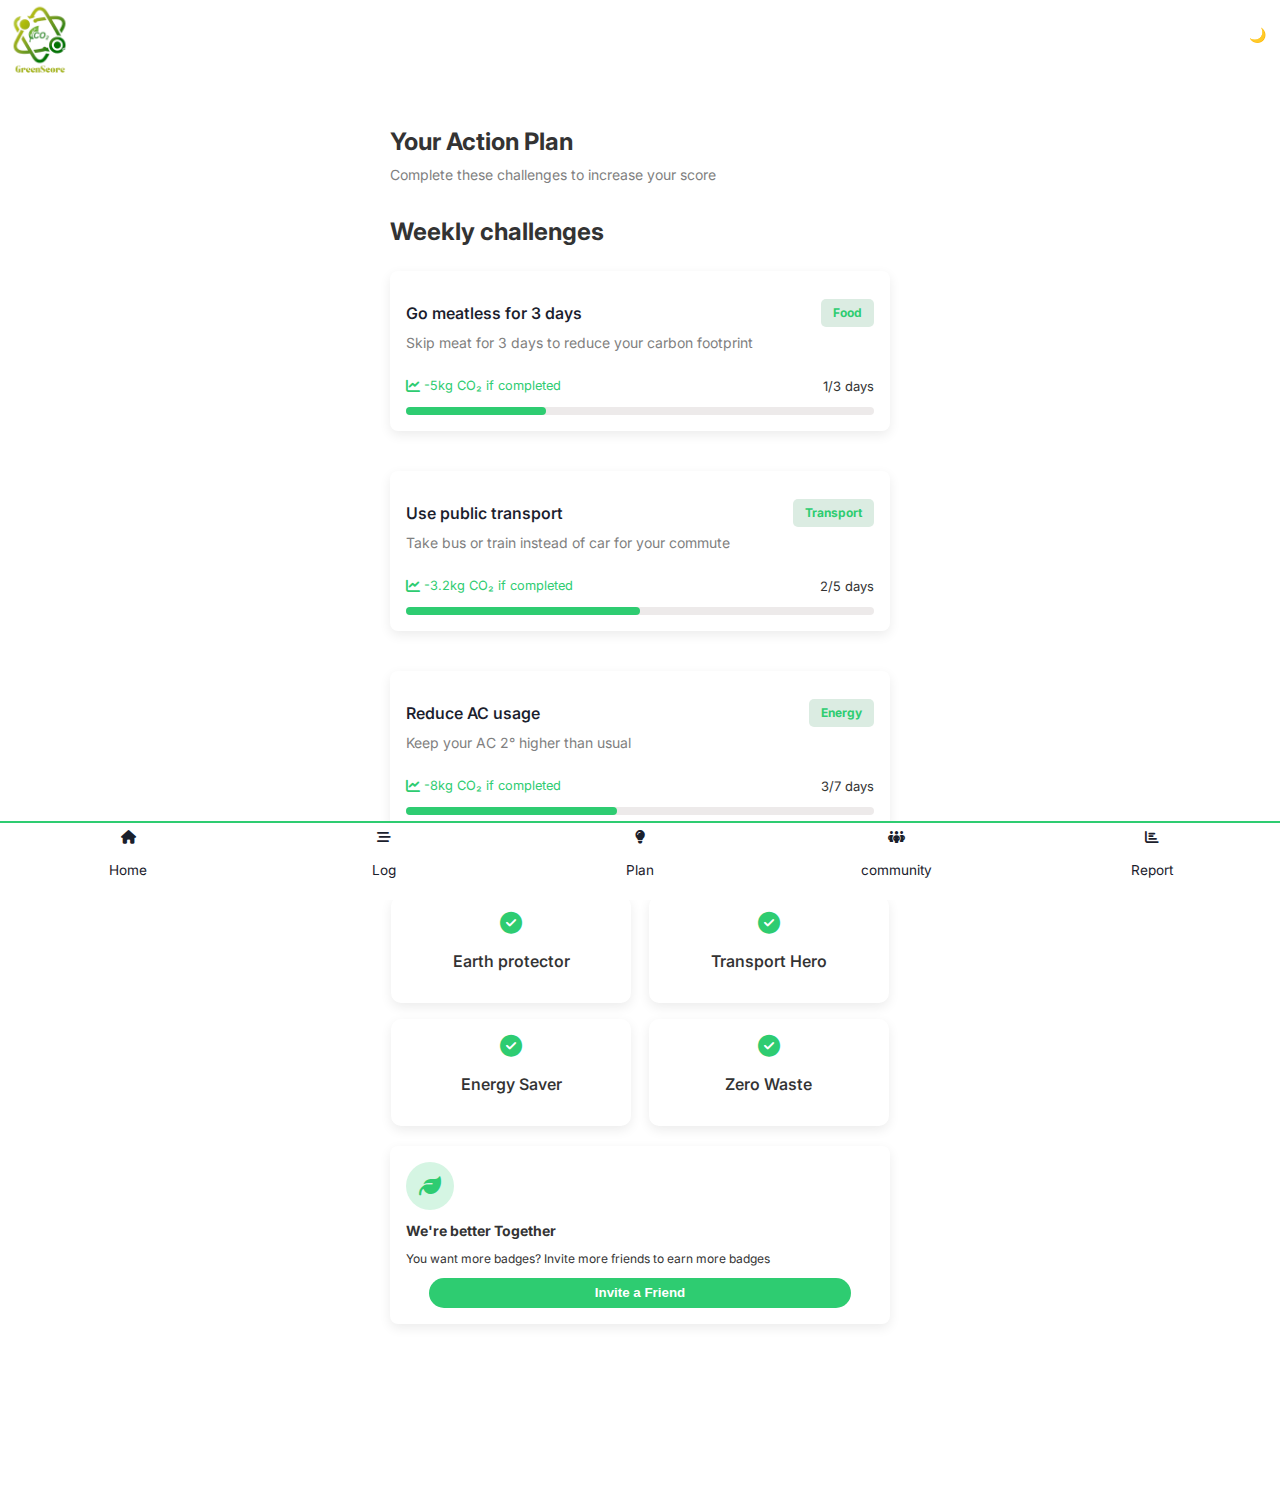
<file: plan.html>
<!DOCTYPE html>
<html lang="en">
<head>
  <meta charset="UTF-8" />
  <meta name="viewport" content="width=device-width, initial-scale=1.0, maximum-scale=1.0, user-scalable=no"/>
  <title>GreenScore</title>

  <!-- External Styles -->
  <link rel="stylesheet" href="style.css" />
  <link href="https://fonts.googleapis.com/css2?family=Inter:wght@400;600;700&display=swap" rel="stylesheet"/>
  <link rel="stylesheet" href="https://cdnjs.cloudflare.com/ajax/libs/font-awesome/6.5.0/css/all.min.css" />
</head>
<body class="action-body">
    <header class="dashboard-header">
    <div class="logo"><img src="logo&details/1.png" alt="green score logo"></div>
    <div class="toggle-container">
      <button id="theme-toggle">🌙</button>
    </div>
  </header>

      <section class="action-section-one">
        <h2>Your Action Plan</h2>
        <p>Complete these challenges to increase your score</p>
      </section>

      <div class="header">
          <h2>Weekly challenges</h2>
      </div>

       <section class="weekly-challenges" id="challengeOne">
        <div class="plan-div-one">
         <p class="main-text">Go meatless for 3 days</p>
         <p class="colored-bg">Food</p>
        </div>
        <p class="just-here">Skip meat for 3 days to reduce your carbon footprint</p>
        <div class="plan-div-one">
       <span class="icon-text"> <i class="fas fa-chart-line"></i>-5kg CO₂ if completed</span>
       <p class="total-days">1/3 days</p>
       </div>
        <div class="skill-progress-bg">
                <div class="skill-progress-fill" style="width: 30%;"></div>
              </div>
      </section>
      

      <section class="weekly-challenges" id="challengeTwo">
          <div class="plan-div-one">
         <p class="main-text">Use public transport</p>
         <p class="colored-bg">Transport</p>
        </div>
        <p class="just-here">Take bus or train instead of car for your commute</p>
        <div class="plan-div-one">
       <span class="icon-text"> <i class="fas fa-chart-line"></i>-3.2kg CO₂ if completed</span>
       <p class="total-days">2/5 days</p>
       </div>
        <div class="skill-progress-bg">
                <div class="skill-progress-fill" style="width: 50%;"></div>
              </div>
      </section>
      <section class="weekly-challenges" id="challengeThree">
          <div class="plan-div-one">
         <p class="main-text">Reduce AC usage</p>
         <p class="colored-bg">Energy</p>
        </div>
        <p class="just-here">Keep your AC 2° higher than usual</p>
        <div class="plan-div-one">
       <span class="icon-text"> <i class="fas fa-chart-line"></i>-8kg CO₂ if completed</span>
       <p class="total-days">3/7 days</p>
       </div>
        <div class="skill-progress-bg">
                <div class="skill-progress-fill" style="width: 45%;"></div>
              </div>
      </section>
    
      <div class="badge"><h3>Your Badges</h3></div>

      <section class="badge-section">
    <div class="first-div">
      <div class="first-div-1">
        <i class="fas fa-check-circle leaf-icon" ></i>
        <p style="font-weight: 550;">Earth protector</p>
      </div>
      <div class="first-div-2">
        <i class="fas fa-check-circle leaf-icon"></i> 
        <p style="font-weight: 550;">Transport Hero</p>
      </div>
    </div>
    <div class="second-div">
      <div class="second-div-1">
        <i class="fas fa-check-circle leaf-icon"></i> 
        <p style="font-weight: 550;">Energy Saver</p>
      </div>
      <div class="second-div-2">
        <i class="fas fa-check-circle leaf-icon"></i>
        <p style="font-weight: 550;">Zero Waste</p>
      </div>
    </div>
  </section>

    <section class="the-challenges">
    <div class="icon-wrapper">
      <i class="fas fa-leaf leaf-icon"></i>
    </div>
    <div class="ivite-text">
     <h2>We're better Together</h2>
      <p class="invitation-text">You want more badges? Invite more friends to earn more badges</p>
    </div>
    <div class="invite-btn">
      <button id="invitation" class="inv-btn">Invite a Friend</button>
    </div>
  </section>

    <section class="links">
    <div>
        <a href="index.html" class="the-link"><i class="fas fa-home home-icon "></i>
        <p>Home</p>
        </a>
    </div>
    <div>
        <a href="log.html" class="the-link"><i class="fas fa-stream"></i>
        <p>Log</p>
        </a>
    </div>
    <div>
        <a href="plan.html" class="the-link"><i class="fas fa-lightbulb"></i>
        <p>Plan</p>
        </a>
    </div>
    <div>
        <a href="community.html" class="the-link"><i class="fas fa-people-group"></i>
        <p>community</p>
        </a>
    </div>
  <div>
  <a href="report.html" class="the-link">
    <i class="fas fa-chart-bar"></i>
    <p>Report</p>
  </a>
</div>

  </section>
  <script src="app.js"></script>
</body>
</html>
</file>
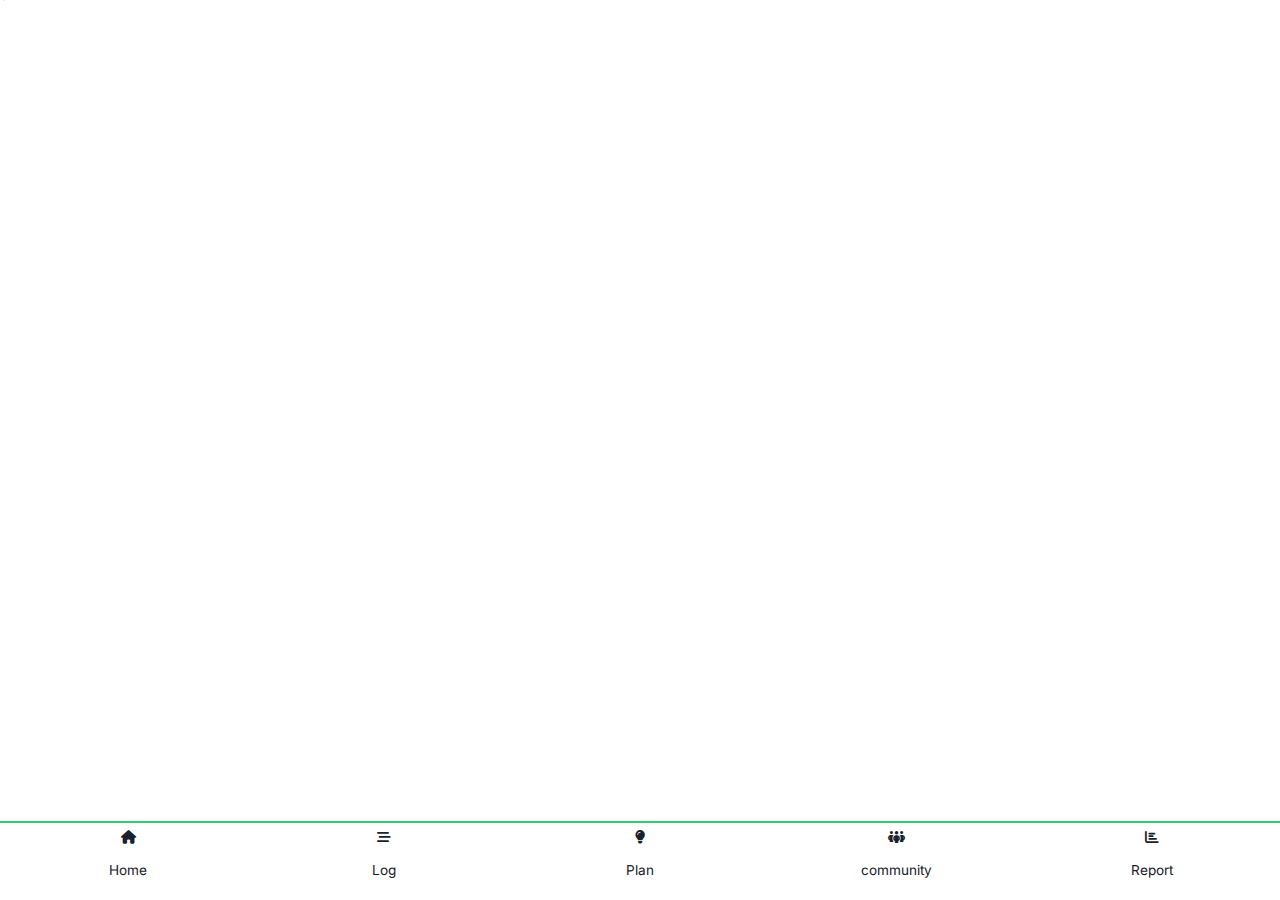
<file: report.html>
<!DOCTYPE html>
<html lang="en">
<head>
  <meta charset="UTF-8" />
  <meta name="viewport" content="width=device-width, initial-scale=1.0, maximum-scale=1.0, user-scalable=no"/>
  <title>GreenScore</title>

  <!-- External Styles -->
  <link rel="stylesheet" href="style.css" />
  <link href="https://fonts.googleapis.com/css2?family=Inter:wght@400;600;700&display=swap" rel="stylesheet"/>
  <link rel="stylesheet" href="https://cdnjs.cloudflare.com/ajax/libs/font-awesome/6.5.0/css/all.min.css" />
</head>
<body>
     <header class="dashboard-header">
    <div class="logo">🌿 GreenScore</div>
    <div class="toggle-container">
      <button id="theme-toggle">🌙 Dark Mode</button>
    </div>
  </header>

  <section class="links">
    <div>
        <a href="index.html" class="the-link"><i class="fas fa-home home-icon "></i>
        <p>Home</p>
        </a>
    </div>
    <div>
        <a href="log.html" class="the-link"><i class="fas fa-stream"></i>
        <p>Log</p>
        </a>
    </div>
    <div>
        <a href="plan.html" class="the-link"><i class="fas fa-lightbulb"></i>
        <p>Plan</p>
        </a>
    </div>
    <div>
        <a href="community.html" class="the-link"><i class="fas fa-people-group"></i>
        <p>community</p>
        </a>
    </div>
  <div>
  <a href="report.html" class="the-link">
    <i class="fas fa-chart-bar"></i>
    <p>Report</p>
  </a>
</div>

  </section>
  <script src="app.js"></script>
</body>
</html>
</file>
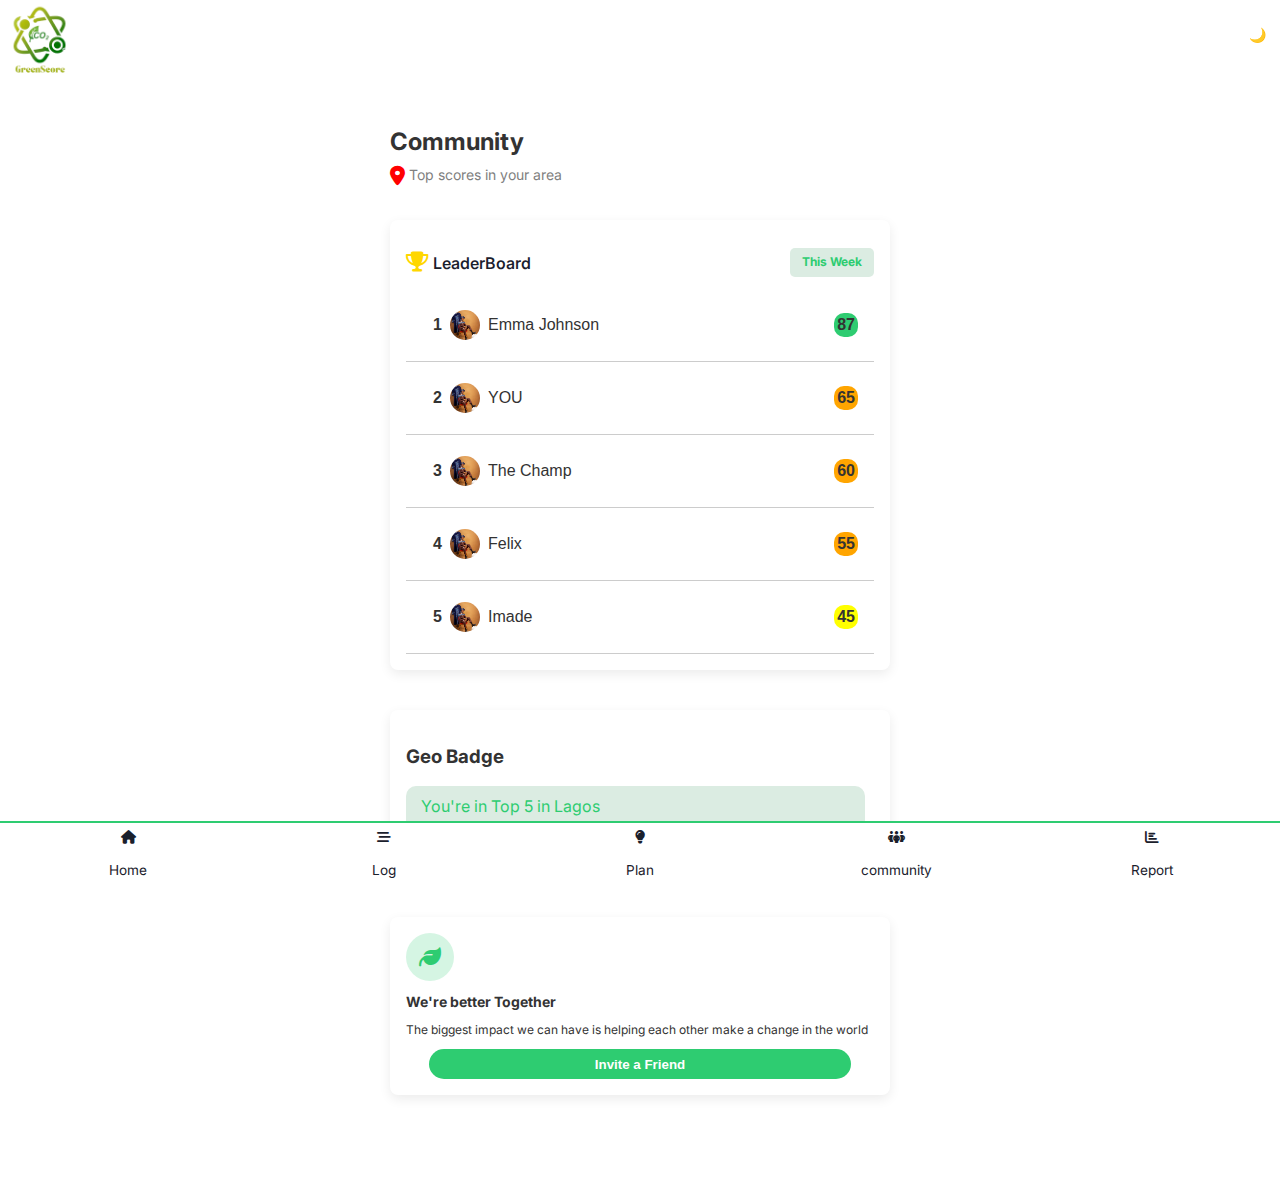
<file: public/community.html>
<!DOCTYPE html>
<html lang="en">
<head>
  <meta charset="UTF-8" />
  <meta name="viewport" content="width=device-width, initial-scale=1.0, maximum-scale=1.0, user-scalable=no"/>
  <title>GreenScore</title>

  <!-- External Styles -->
  <link rel="stylesheet" href="css/style.css" />
  <link href="https://fonts.googleapis.com/css2?family=Inter:wght@400;600;700&display=swap" rel="stylesheet"/>
  <link rel="stylesheet" href="https://cdnjs.cloudflare.com/ajax/libs/font-awesome/6.5.0/css/all.min.css" />
</head>
<body>
   <header class="dashboard-header">
    <div class="logo"><img src="assets/logo&details/1.png" alt="green score logo"></div>
    <div class="toggle-container">
      <button id="theme-toggle">🌙</button>
    </div>
  </header>
     <section class="action-section-one">
        <h2>Community</h2>
        <p><i class="fas fa-map-marker-alt map-icon"></i> Top scores in your area</p>
      </section>
      <section class="weekly-challenges" id="challengeOne">
        <div class="plan-div-one">
         <p class="main-text"><i class="fas fa-trophy trophy-icon"></i> LeaderBoard</p>
         <p class="colored-bg">This Week</p>
        </div>
      
        <div class="individuals">
         <p class="rank" id="1">1</p>
         <img src="assets/images/my photo.jpg" alt="" class="rank-img">
          <p class="rank-text">Emma Johnson</p>
          <p class="score1">87</p>
        </div>
        <div class="individuals">
         <p class="rank" id="1">2</p>
         <img src="assets/images/my photo.jpg" alt="" class="rank-img">
          <p class="rank-text">YOU</p>
          <p class="score2">65</p>
        </div>
         <div class="individuals">
         <p class="rank" id="1">3</p>
         <img src="assets/images/my photo.jpg" alt="" class="rank-img">
          <p class="rank-text">The Champ</p>
          <p class="score3">60</p>
        </div>
         <div class="individuals">
         <p class="rank" id="1">4</p>
         <img src="assets/images/my photo.jpg" alt="" class="rank-img">
          <p class="rank-text">Felix</p>
          <p class="score4"> 55 </p>
        </div>
         <div class="individuals">
         <p class="rank" id="1">5</p>
         <img src="assets/images/my photo.jpg" alt="" class="rank-img">
          <p class="rank-text">Imade</p>
          <p class="score5">45</p>
        </div>
      </section>

      <section class="community-ranking">
       <h3>Geo Badge</h3> 
       <div class="community-ranking-text">
        <p class="first-p">You're in Top 5 in Lagos</p>
        <p class="second-p">Keep it Up to maintain your Position</p>
       </div>
      </section>

     <section class="the-challenges">
    <div class="icon-wrapper">
      <i class="fas fa-leaf leaf-icon"></i>
    </div>
    <div class="ivite-text">
     <h2>We're better Together</h2>
      <p class="invitation-text">The biggest impact we can have is helping each other make a change in the world</p>
    </div>
    <div class="invite-btn">
      <button id="invitation" class="inv-btn">Invite a Friend</button>
    </div>
  </section>
  <section class="links">
    <div>
        <a href="index.html" class="the-link"><i class="fas fa-home home-icon "></i>
        <p>Home</p>
        </a>
    </div>
    <div>
        <a href="log.html" class="the-link"><i class="fas fa-stream"></i>
        <p>Log</p>
        </a>
    </div>
    <div>
        <a href="plan.html" class="the-link"><i class="fas fa-lightbulb"></i>
        <p>Plan</p>
        </a>
    </div>
    <div>
        <a href="community.html" class="the-link"><i class="fas fa-people-group"></i>
        <p>community</p>
        </a>
    </div>
  <div>
  <a href="report.html" class="the-link">
    <i class="fas fa-chart-bar"></i>
    <p>Report</p>
  </a>
</div>

  </section>
  
  <script src="js/community.js"></script>
</body>
</html>
</file>
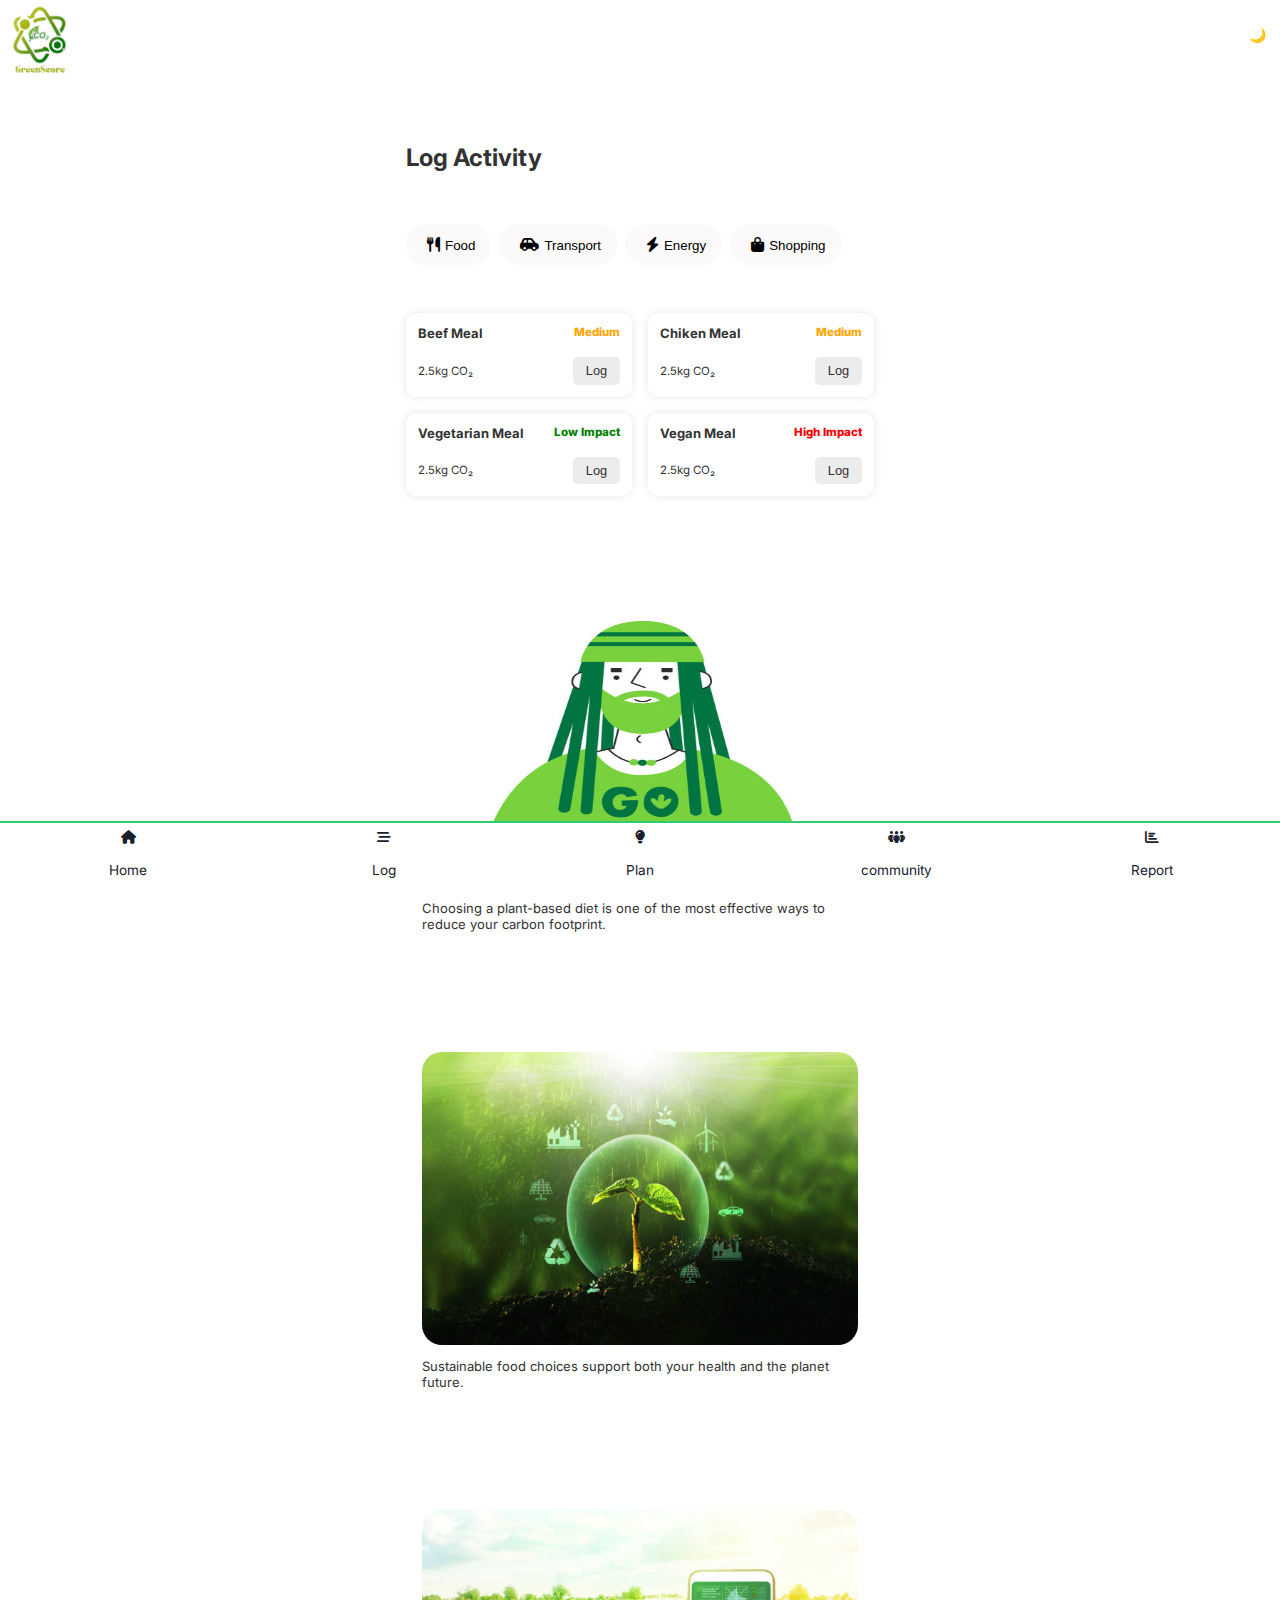
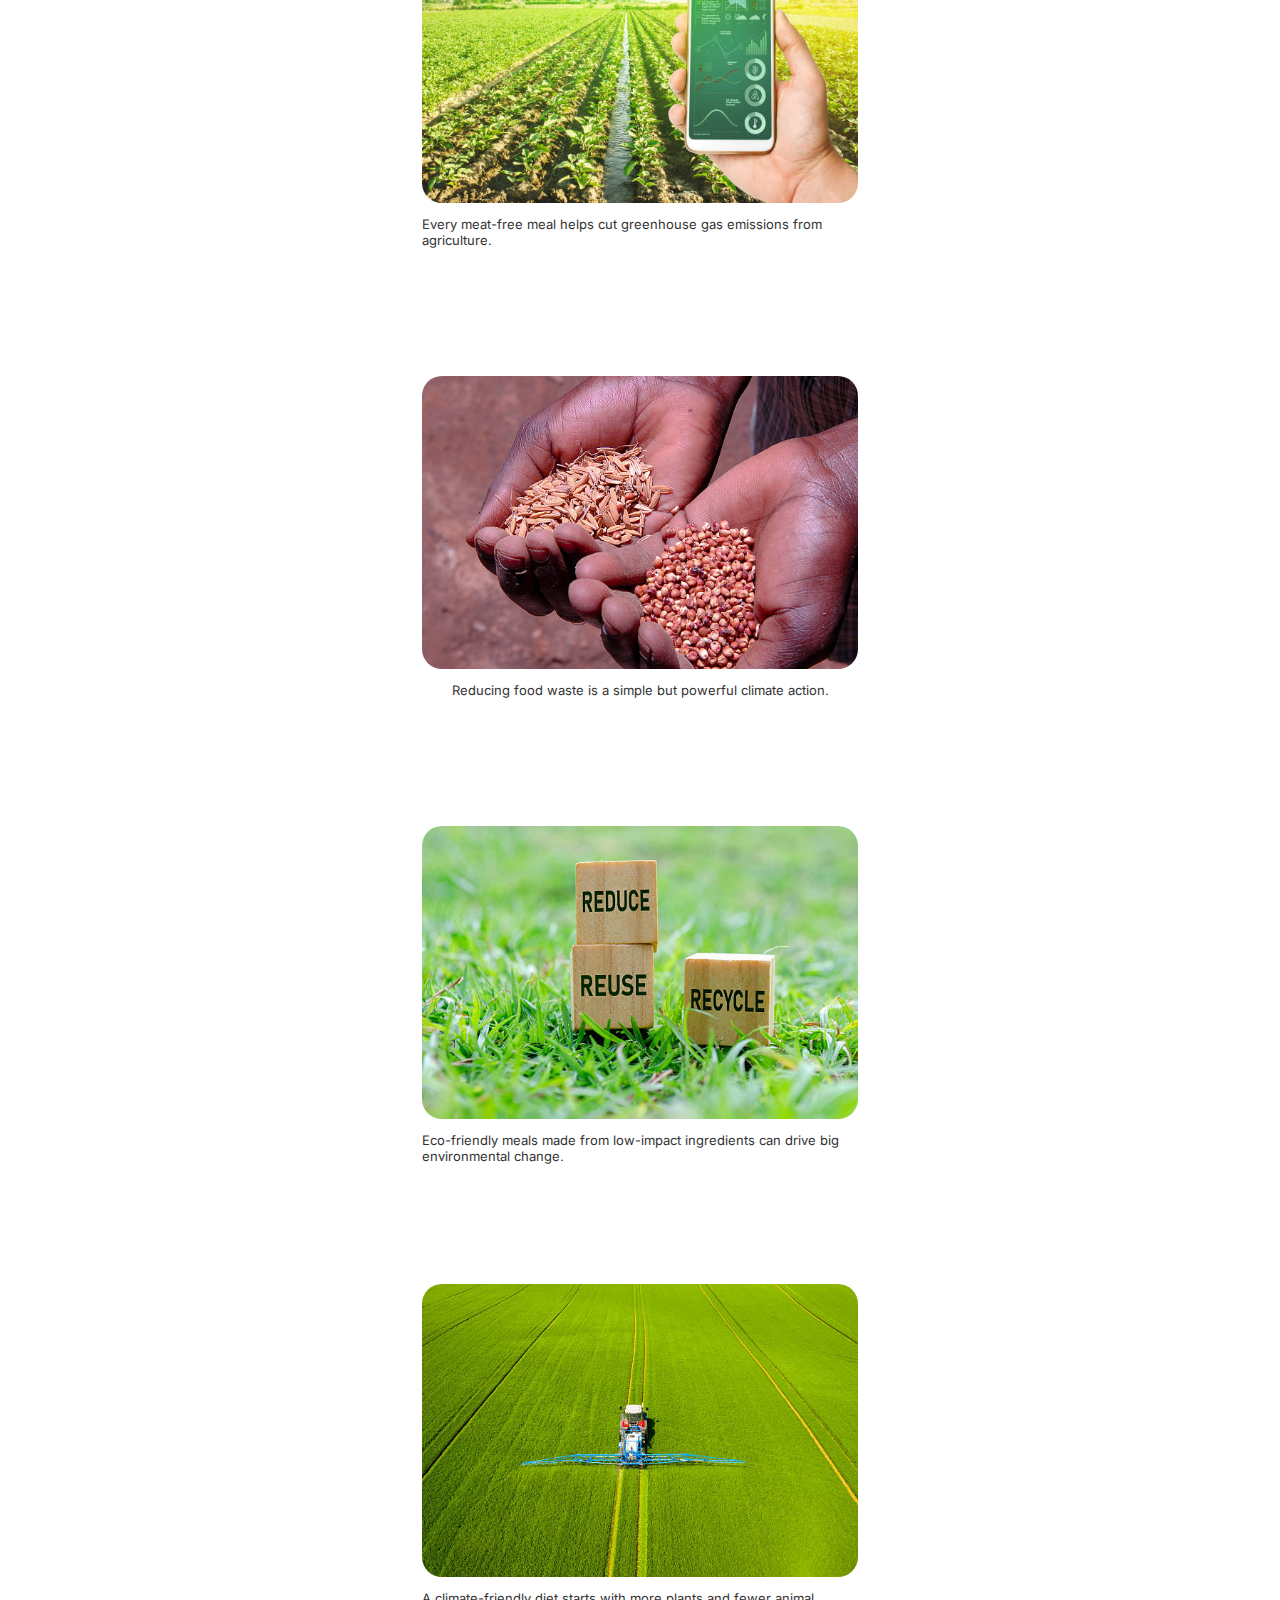
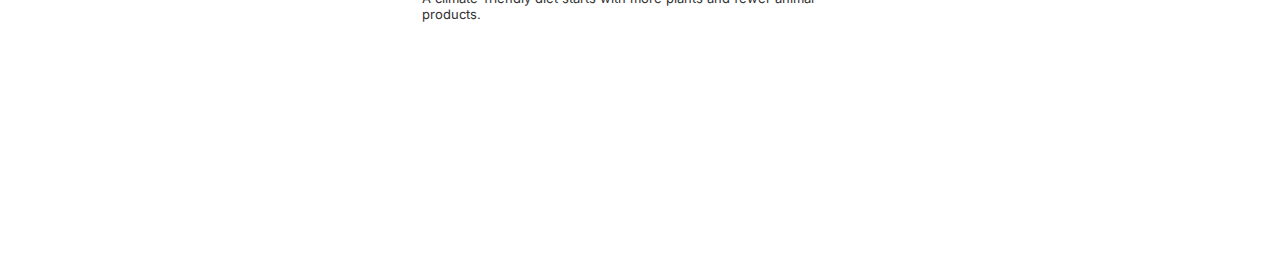
<file: public/log.html>
<!DOCTYPE html>
<html lang="en">
<head>
  <meta charset="UTF-8" />
  <meta name="viewport" content="width=device-width, initial-scale=1.0, maximum-scale=1.0, user-scalable=no"/>
  <title>GreenScore</title>

  <!-- External Styles -->
  <link rel="stylesheet" href="css/style.css" />
  <link href="https://fonts.googleapis.com/css2?family=Inter:wght@400;600;700&display=swap" rel="stylesheet"/>
  <link rel="stylesheet" href="https://cdnjs.cloudflare.com/ajax/libs/font-awesome/6.5.0/css/all.min.css" />
</head>
<body class="log-body" onload="showCategory('food')">
  <header class="dashboard-header">
    <div class="logo"><img src="assets/logo&details/1.png" alt="green score logo"></div>
    <div class="toggle-container">
      <button id="theme-toggle">🌙</button>
    </div>
  </header>
      <section class="just-you">
        <h2>Log Activity</h2>
      </section>
  
<div class="category-tabs">
  <button class="tab" onclick="showCategory('food', this)">
    <i class="fas fa-utensils log-icon"></i>Food
  </button>
  <button class="tab" onclick="showCategory('transport', this)">
    <i class="fas fa-car-side log-icon"></i>Transport
  </button>
  <button class="tab" onclick="showCategory('energy', this)">
    <i class="fas fa-bolt log-icon"></i>Energy
  </button>
  <button class="tab" onclick="showCategory('shopping', this)">
    <i class="fas fa-shopping-bag log-icon"></i>Shopping
  </button>
</div>
<!-- Tabs -->


<!-- Tab Contents -->
<div id="food" class="tab-content">
   <div class="activity-grid"> 
      <!-- Card 1 -->
         <div class="activity-card">
             <div class="card-header">
                <span class="item-name" style="font-weight: 700; font-size: small;"> Beef Meal</span>
                <span class="impact-type" id="impact1" style="color: orange; font-size: 11.5px; font-weight: 800;">Medium</span>
            </div>
                <div class="card-footer">
                   <span class="co2-emission" id="emission1">2.5kg CO₂</span>
                   <button class="log-btn" onclick="logUsage('White Rice')" stle="background-color: rgb(237, 236, 236);">Log</button>
                </div>
         </div>

          <div class="activity-card">
             <div class="card-header">
                <span class="item-name" style="font-weight: 700; font-size: small;">Chiken Meal</span>
                <span class="impact-type" id="impact1" style="color: orange; font-size: 11.5px; font-weight: 800;">Medium</span>
            </div>
                <div class="card-footer">
                   <span class="co2-emission" id="emission1">2.5kg CO₂</span>
                   <button class="log-btn" onclick="logUsage('White Rice')" stle="background-color: rgb(237, 236, 236);">Log</button>
                </div>

         </div>
          <div class="activity-card">
             <div class="card-header">
                <span class="item-name" style="font-weight: 700; font-size: small;">Vegetarian Meal</span>
                <span class="impact-type" id="impact1" style="color: green; font-size: 11.5px; font-weight: 800;" >Low Impact</span>
            </div>
                <div class="card-footer">
                   <span class="co2-emission" id="emission1">2.5kg CO₂</span>
                   <button class="log-btn" onclick="logUsage('White Rice')" stle="background-color: rgb(237, 236, 236);">Log</button>
                </div>
         </div>
          <div class="activity-card">
             <div class="card-header">
                <span class="item-name" style="font-weight: 700; font-size: small;">Vegan Meal</span>
                <span class="impact-type" id="impact1" style="color: red; font-size: 11.5px; font-weight: 800">High Impact</span>
            </div>
                <div class="card-footer">
                   <span class="co2-emission" id="emission1">2.5kg CO₂</span>
                   <button class="log-btn" onclick="logUsage('White Rice')" stle="background-color: rgb(237, 236, 236);">Log</button>
                </div>
         </div>
    </div>
    <section class="empty-space">

    </section>
   
     <section class="addition">
         <img src="assets/images/go green.jpg" alt="" class="the-image">

         <p class="the-text">Choosing a plant-based diet is one of the most effective ways to reduce your carbon footprint.</p>
    </section>

      <section class="addition">
         <img src="assets/images/agricultural emmision.jpg" alt="" class="the-image">

         <p class="the-text">Sustainable food choices support both your health and the planet future.</p>
    </section>
     <section class="addition">
         <img src="assets/images/agricul emmision.jpg" alt="" class="the-image">

         <p class="the-text">Every meat-free meal helps cut greenhouse gas emissions from agriculture.</p>
    </section>
     <section class="addition">
         <img src="assets/images/low impact food.jpg" alt="" class="the-image">

         <p class="the-text">Reducing food waste is a simple but powerful climate action.</p>
    </section>
     <section class="addition">
         <img src="assets/images/recycle.jpg" alt="" class="the-image">

         <p class="the-text">Eco-friendly meals made from low-impact ingredients can drive big environmental change.</p>
    </section>
     <section class="addition">
         <img src="assets/images/env emi.jpg" alt="" class="the-image">

         <p class="the-text">A climate-friendly diet starts with more plants and fewer animal products.</p>
    </section>
</div>

<!-- transportation -->

<div id="transport" class="tab-content">
    <div class="activity-grid"> 
      <!-- Card 1 -->
         <div class="activity-card">
             <div class="card-header">
                <span class="item-name" style="font-weight: 700; font-size: small;">Car Trip</span>
                <span class="impact-type" id="impact1" style="color: orange; font-size: 11.5px; font-weight: 800;">Medium</span>
            </div>
                <div class="card-footer">
                   <span class="co2-emission" id="emission1">2.5kg CO₂</span>
                   <button class="log-btn" onclick="logUsage('White Rice')" stle="background-color: rgb(237, 236, 236);">Log</button>
                </div>
         </div>

          <div class="activity-card">
             <div class="card-header">
                <span class="item-name" style="font-weight: 700; font-size: small;">Bus Trip</span>
                <span class="impact-type" id="impact1" style="color: orange; font-size: 11.5px; font-weight: 800;">Medium</span>
            </div>
                <div class="card-footer">
                   <span class="co2-emission" id="emission1">2.5kg CO₂</span>
                   <button class="log-btn" onclick="logUsage('White Rice')" stle="background-color: rgb(237, 236, 236);">Log</button>
                </div>

         </div>
          <div class="activity-card">
             <div class="card-header">
                <span class="item-name" style="font-weight: 700; font-size: small;">Bike Ride</span>
                <span class="impact-type" id="impact1" style="color: green; font-size: 11.5px; font-weight: 800;" >Low Impact</span>
            </div>
                <div class="card-footer">
                   <span class="co2-emission" id="emission1">2.5kg CO₂</span>
                   <button class="log-btn" onclick="logUsage('White Rice')" stle="background-color: rgb(237, 236, 236);">Log</button>
                </div>
         </div>
          <div class="activity-card">
             <div class="card-header">
                <span class="item-name" style="font-weight: 700; font-size: small;">Walking</span>
                <span class="impact-type" id="impact1" style="color: green; font-size: 11.5px; font-weight: 800">No Impact</span>
            </div>
                <div class="card-footer">
                   <span class="co2-emission" id="emission1">2.5kg CO₂</span>
                   <button class="log-btn" onclick="logUsage('White Rice')" stle="background-color: rgb(237, 236, 236);">Log</button>
                </div>
         </div>
    </div>
    
     <section class="empty-space">

    </section>
   
     <section class="addition">
         <img src="assets/images/sustainable.jpg" alt="" class="the-image">

         <p class="the-text">Sustainable transport is key to building cleaner, healthier cities.</p>
    </section>

      <section class="addition">
         <img src="assets/images/travel emmision.jpg" alt="" class="the-image">

         <p class="the-text">Small changes in how you move can greatly reduce travel emissions.</p>
    </section>
     <section class="addition">
         <img src="assets/images/green commuting.jpg" alt="" class="the-image">

         <p class="the-text">Green commuting options like biking and walking protect both health and climate.</p>
    </section>
     <section class="addition">
         <img src="assets/images/low carbon travel.jpg" alt="" class="the-image">

         <p class="the-text">Low-carbon travel choices help cut air pollution and slow global warming.</p>
    </section>
     <section class="addition">
         <img src="assets/images/electric vehicles.jpg" alt="" class="the-image">

         <p class="the-text">Electric vehicles offer a cleaner alternative to gas-powered cars.</p>
    </section>
     <section class="addition">
         <img src="assets/images/public transport.jpg" alt="" class="the-image">

         <p class="the-text">Public transportation reduces traffic, emissions, and energy use all at once.</p>
    </section>
</div>

<!-- energy -->
<div id="energy" class="tab-content">
    <div class="activity-grid"> 
     <div class="activity-card">
             <div class="card-header">
                <span class="item-name" style="font-weight: 700; font-size: small;">Light/hr</span>
                <span class="impact-type" id="impact1" style="color: orange; font-size: 11.5px; font-weight: 800;">Medium</span>
            </div>
                <div class="card-footer">
                   <span class="co2-emission" id="emission1">2.5kg CO₂</span>
                   <button class="log-btn" onclick="logUsage('White Rice')" stle="background-color: rgb(237, 236, 236);">Log</button>
                </div>
         </div>

          <div class="activity-card">
             <div class="card-header">
                <span class="item-name" style="font-weight: 700; font-size: small;">Devices/hr</span>
                <span class="impact-type" id="impact1" style="color: orange; font-size: 11.5px; font-weight: 800;">Medium</span>
            </div>
                <div class="card-footer">
                   <span class="co2-emission" id="emission1">2.5kg CO₂</span>
                   <button class="log-btn" onclick="logUsage('White Rice')" stle="background-color: rgb(237, 236, 236);">Log</button>
                </div>

         </div>
          <div class="activity-card">
             <div class="card-header">
                <span class="item-name" style="font-weight: 700; font-size: small;">AC Usage/hr</span>
                <span class="impact-type" id="impact1" style="color: red; font-size: 11.5px; font-weight: 800;" >High Impact</span>
            </div>
                <div class="card-footer">
                   <span class="co2-emission" id="emission1">2.5kg CO₂</span>
                   <button class="log-btn" onclick="logUsage('White Rice')" stle="background-color: rgb(237, 236, 236);">Log</button>
                </div>
         </div>
          <div class="activity-card">
             <div class="card-header">
                <span class="item-name" style="font-weight: 700; font-size: small;">Heating</span>
                <span class="impact-type" id="impact1" style="color: red; font-size: 11.5px; font-weight: 800">High Impact</span>
            </div>
                <div class="card-footer">
                   <span class="co2-emission" id="emission1">2.5kg CO₂</span>
                   <button class="log-btn" onclick="logUsage('White Rice')" syle="background-color: rgb(237, 236, 236);">Log</button>
                </div>
         </div>
    </div>

    <section class="empty-space">

    </section>
    
    <section class="addition">
         <img src="assets/images/reneewable.jpg" alt="" class="the-image">

         <p class="the-text">Renewable energy is essential for a sustainable and climate-resilient future.</p>
    </section>

      <section class="addition">
         <img src="assets/images/solar power.jpg" alt="" class="the-image">

         <p class="the-text">Solar power turns sunlight into clean, limitless electricity.</p>
    </section>
     <section class="addition">
         <img src="assets/images/energy effc.jpg" alt="" class="the-image">

         <p class="the-text">Energy efficiency helps us do more while using less and wasting less.</p>
    </section>
     <section class="addition">
         <img src="assets/images/clean electricity.jpg" alt="" class="the-image">

         <p class="the-text">Clean electricity reduces pollution and powers a greener world.</p>
    </section>
     <section class="addition">
         <img src="assets/images/co2.jpg" alt="" class="the-image">

         <p class="the-text">Carbon-neutral energy solutions are vital to reaching climate goals.</p>
    </section>
     <section class="addition">
         <img src="assets/images/fossil feul.jpg" alt="" class="the-image">

         <p class="the-text">Fossil fuel alternatives are paving the way to a low-emission future.</p>
    </section>
    
</div>

<!-- shopping -->
<div id="shopping" class="tab-content">
    <div class="activity-grid"> 
    <div class="activity-card">
             <div class="card-header">
                <span class="item-name" style="font-weight: 700; font-size: small;">New Clothes</span>
                <span class="impact-type" id="impact1" style="color: orange; font-size: 11.5px; font-weight: 800;">Medium</span>
            </div>
                <div class="card-footer">
                   <span class="co2-emission" id="emission1">2.5kg CO₂</span>
                   <button class="log-btn" onclick="logUsage('White Rice')" sty="background-color: rgb(237, 236, 236);">Log</button>
                </div>
         </div>

          <div class="activity-card">
             <div class="card-header">
                <span class="item-name" style="font-weight: 700; font-size: small;">Shoes</span>
                <span class="impact-type" id="impact1" style="color: orange; font-size: 11.5px; font-weight: 800;">Medium</span>
            </div>
                <div class="card-footer">
                   <span class="co2-emission" id="emission1">2.5kg CO₂</span>
                   <button class="log-btn" onclick="logUsage('White Rice')" stle="background-color: rgb(237, 236, 236);">Log</button>
                </div>

         </div>
          <div class="activity-card">
             <div class="card-header">
                <span class="item-name" style="font-weight: 700; font-size: small;">Electronics</span>
                <span class="impact-type" id="impact1" style="color: red; font-size: 11.5px; font-weight: 800;" >High Impact</span>
            </div>
                <div class="card-footer">
                   <span class="co2-emission" id="emission1">2.5kg CO₂</span>
                   <button class="log-btn" onclick="logUsage('White Rice')" stle="background-color: rgb(237, 236, 236);">Log</button>
                </div>
         </div>
          <div class="activity-card">
             <div class="card-header">
                <span class="item-name" style="font-weight: 700; font-size: small;">Plastic Packaging</span>
                <span class="impact-type" id="impact1" style="color: red; font-size: 11.5px; font-weight: 800">High Impact</span>
            </div>
                <div class="card-footer">
                   <span class="co2-emission" id="emission1">2.5kg CO₂</span>
                   <button class="log-btn" onclick="logUsage('White Rice')" syle="background-color: rgb(237, 236, 236);">Log</button>
                </div>
         </div>
    </div>
    
    <section class="empty-space">

    </section>
    
    <section class="addition">
         <img src="assets/images/sustainable shopping.jpg" alt="" class="the-image">

         <p class="the-text">Sustainable shopping means choosing products that are kind to the planet.</p>
    </section>

      <section class="addition">
         <img src="assets/images/eco concious consumer.jpg" alt="" class="the-image">

         <p class="the-text">An eco-conscious consumer considers the environment with every purchase.</p>
    </section>
     <section class="addition">
         <img src="assets/images/ethical purchasing.jpg" alt="" class="the-image">

         <p class="the-text">Ethical purchasing supports fair labor, safe materials, and climate justice.</p>
    </section>
     <section class="addition">
         <img src="assets/images/low impact lifestyle.jpg" alt="" class="the-image">

         <p class="the-text">A low-impact lifestyle starts with mindful buying and thoughtful use.</p>
    </section>
     <section class="addition">
         <img src="assets/images/green product.jpg" alt="" class="the-image">

         <p class="the-text">Green products reduce waste, save energy, and support a cleaner future.</p>
    </section>
     <section class="addition">
         <img src="assets/images/minimalist and climate.jpg" alt="" class="the-image">

         <p class="the-text">Minimalism and climate action go hand in hand by reducing unnecessary consumption.</p>
    </section>
</div>

    <section class="links">
    <div>
        <a href="index.html" class="the-link"><i class="fas fa-home home-icon "></i>
        <p>Home</p>
        </a>
    </div>
    <div>
        <a href="log.html" class="the-link"><i class="fas fa-stream"></i>
        <p>Log</p>
        </a>
    </div>
    <div>
        <a href="plan.html" class="the-link"><i class="fas fa-lightbulb"></i>
        <p>Plan</p>
        </a>
    </div>
    <div>
        <a href="community.html" class="the-link"><i class="fas fa-people-group"></i>
        <p>community</p>
        </a>
    </div>
  <div>
  <a href="report.html" class="the-link">
    <i class="fas fa-chart-bar"></i>
    <p>Report</p>
  </a>
</div>

  </section>

<script src="js/log.js"></script>
</body>
</html>
</file>
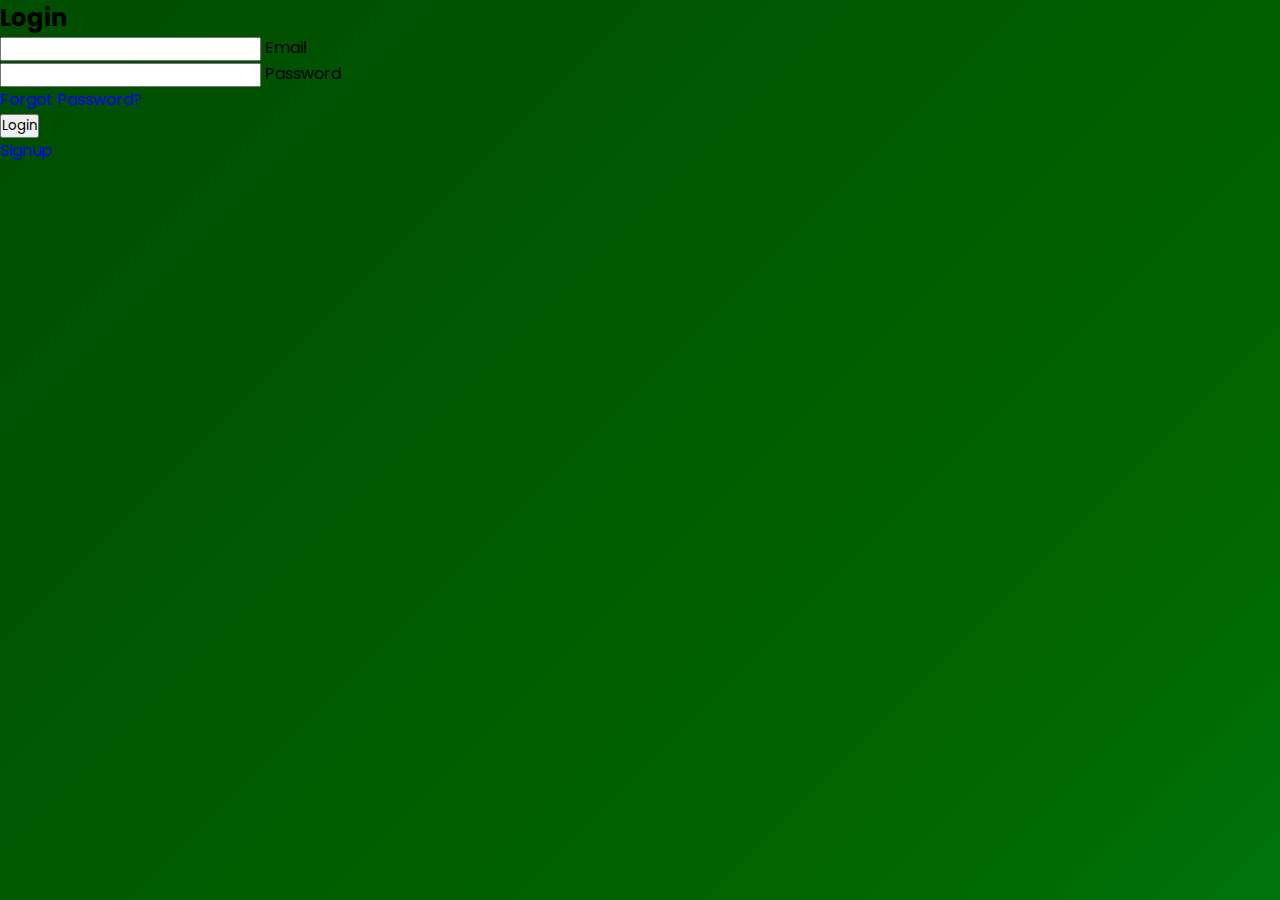
<file: public/login.html>
<!DOCTYPE html>
<html lang="en" >
<head>
  <meta charset="UTF-8">
  <title>Animated Login form</title>
  <link rel="stylesheet" href="css/the login style.css">

</head>
<body>
<!-- partial:index.partial.html -->
<div class="container">
  <div class="login-box">
    <h2>Login</h2>
    <form action="#">
      <div class="input-box">
        <input type="email" required>
        <label>Email</label>
      </div>
      <div class="input-box">
        <input type="password" required>
        <label>Password</label>
      </div>
      <div class="forgot-password">
        <a href="#">Forgot Password?</a>
      </div>
      <button type="submit" class="btn">Login</button>
      <div class="signup-link">
        <a href="index.html">Signup</a>
      </div>
    </form>
  </div>

  <span style="--i:0;"></span>
  <span style="--i:1;"></span>
  <span style="--i:2;"></span>
  <span style="--i:3;"></span>
  <span style="--i:4;"></span>
  <span style="--i:5;"></span>
  <span style="--i:6;"></span>
  <span style="--i:7;"></span>
  <span style="--i:8;"></span>
  <span style="--i:9;"></span>
  <span style="--i:10;"></span>
  <span style="--i:11;"></span>
  <span style="--i:12;"></span>
  <span style="--i:13;"></span>
  <span style="--i:14;"></span>
  <span style="--i:15;"></span>
  <span style="--i:16;"></span>
  <span style="--i:17;"></span>
  <span style="--i:18;"></span>
  <span style="--i:19;"></span>
  <span style="--i:20;"></span>
  <span style="--i:21;"></span>
  <span style="--i:22;"></span>
  <span style="--i:23;"></span>
  <span style="--i:24;"></span>
  <span style="--i:25;"></span>
  <span style="--i:26;"></span>
  <span style="--i:27;"></span>
  <span style="--i:28;"></span>
  <span style="--i:29;"></span>
  <span style="--i:30;"></span>
  <span style="--i:31;"></span>
  <span style="--i:32;"></span>
  <span style="--i:33;"></span>
  <span style="--i:34;"></span>
  <span style="--i:35;"></span>
  <span style="--i:36;"></span>
  <span style="--i:37;"></span>
  <span style="--i:38;"></span>
  <span style="--i:39;"></span>
  <span style="--i:40;"></span>
  <span style="--i:41;"></span>
  <span style="--i:42;"></span>
  <span style="--i:43;"></span>
  <span style="--i:44;"></span>
  <span style="--i:45;"></span>
  <span style="--i:46;"></span>
  <span style="--i:47;"></span>
  <span style="--i:48;"></span>
  <span style="--i:49;"></span>
</div>
<!-- partial -->
  
</body>
</html>
</file>
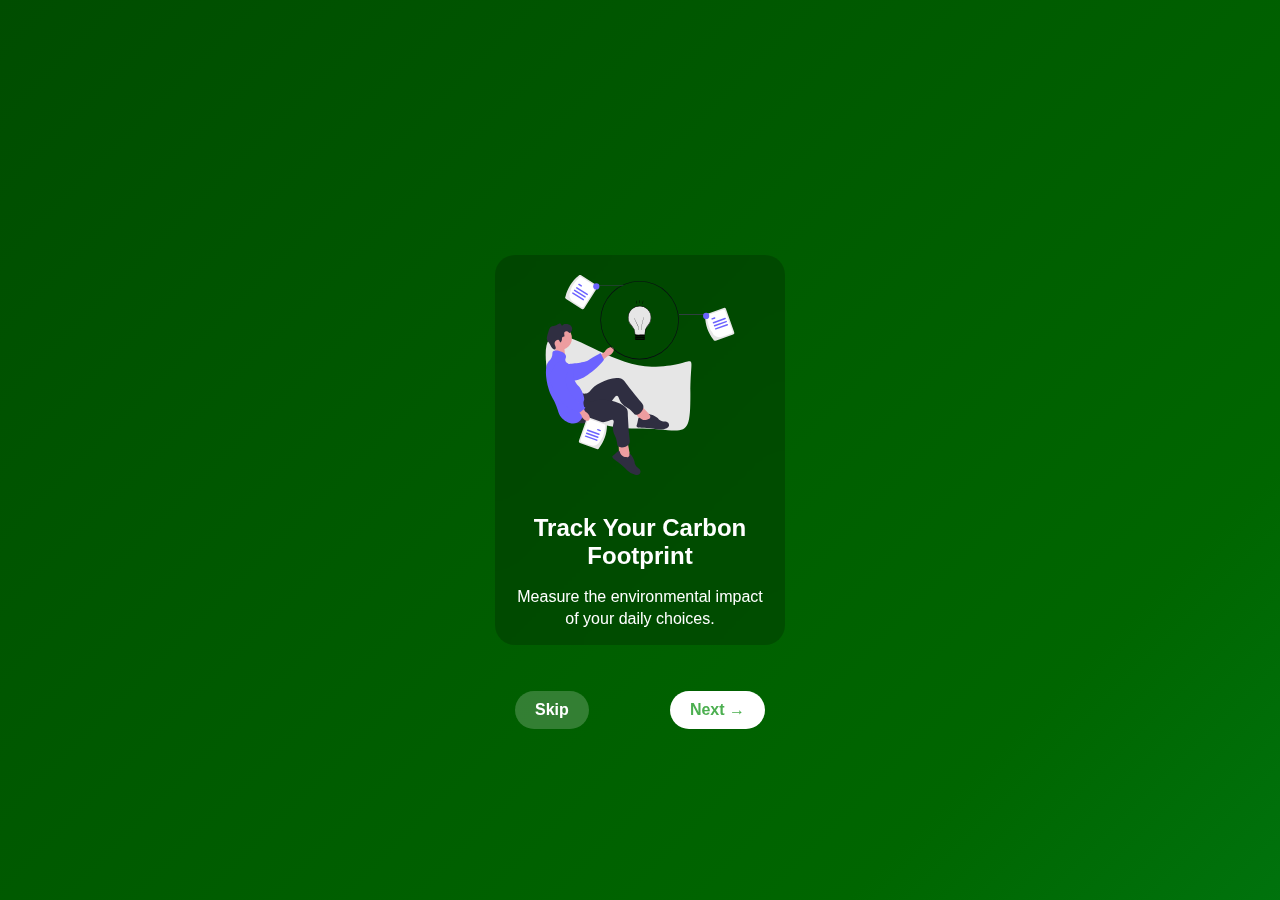
<file: public/onboarding.html>
<!DOCTYPE html>
<html lang="en">
<head>
  <meta charset="UTF-8">
  <meta name="viewport" content="width=device-width, initial-scale=1.0">
  <title>Green Score - Onboarding</title>
  <link rel="stylesheet" href="css/onboarding.css">
</head>
<body>
  <div class="onboarding-container">
    <div class="slide active">
      <img src="assets/images/undraw_ideas_vn7a.svg" alt="Carbon Footprint" class="slide-icon">
      <h2>Track Your Carbon Footprint</h2>
      <p>Measure the environmental impact of your daily choices.</p>
    </div>
    <div class="slide">
      <img src="assets/images/undraw_lightbulb-moment_16av.svg" alt="Sustainability Tips" class="slide-icon">
      <h2>Get Sustainability Tips</h2>
      <p>Receive personalized suggestions for greener living.</p>
    </div>
    <div class="slide">
      <img src="assets/images/undraw_online-community_3o0l.svg" alt="Green Points" class="slide-icon">
      <h2>Earn Green Points</h2>
      <p>Get rewarded for eco-friendly actions.</p>
    </div>

    <div class="controls">
      <button id="skip-btn">Skip</button>
      <button id="next-btn">Next &#8594;</button>
    </div>
  </div>

  <script src="js/login.js"></script>
</body>
</html>
</file>
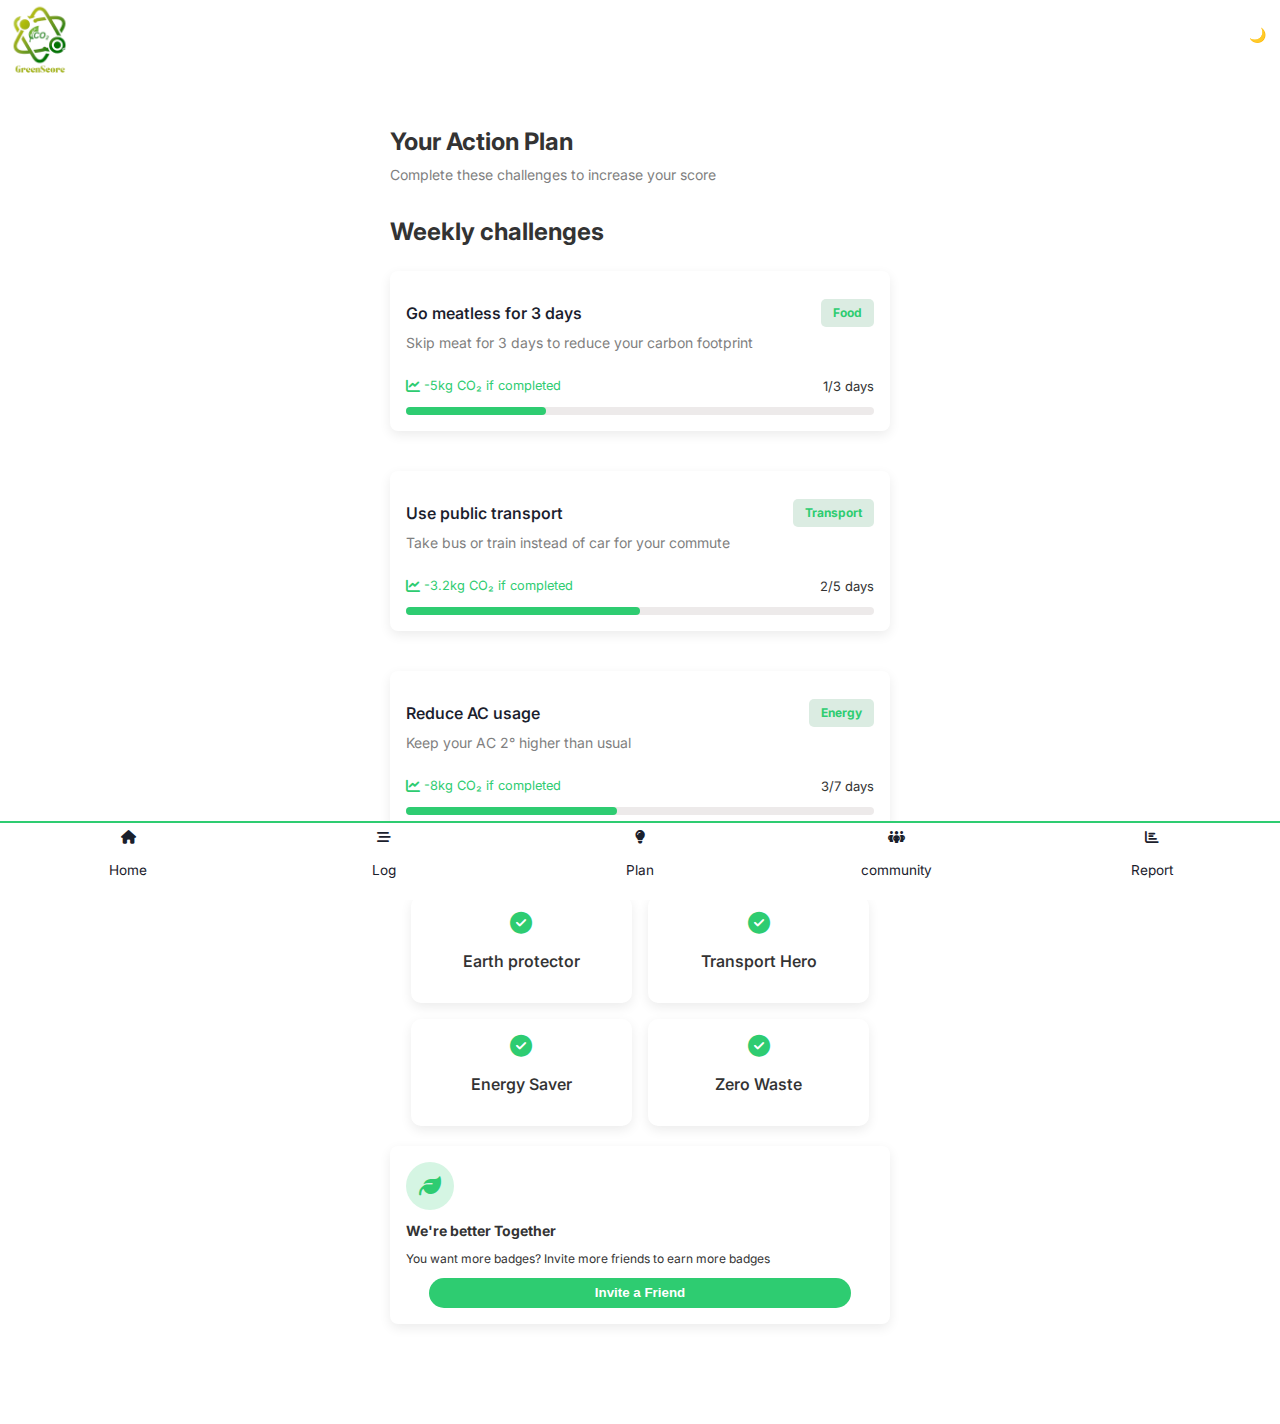
<file: public/plan.html>
<!DOCTYPE html>
<html lang="en">
<head>
  <meta charset="UTF-8" />
  <meta name="viewport" content="width=device-width, initial-scale=1.0, maximum-scale=1.0, user-scalable=no"/>
  <title>GreenScore</title>

  <!-- External Styles -->
  <link rel="stylesheet" href="css/style.css" />
  <link href="https://fonts.googleapis.com/css2?family=Inter:wght@400;600;700&display=swap" rel="stylesheet"/>
  <link rel="stylesheet" href="https://cdnjs.cloudflare.com/ajax/libs/font-awesome/6.5.0/css/all.min.css" />
</head>
<body class="action-body">
    <header class="dashboard-header">
    <div class="logo"><img src="assets/logo&details/1.png" alt="green score logo"></div>
    <div class="toggle-container">
      <button id="theme-toggle">🌙</button>
    </div>
  </header>

      <section class="action-section-one">
        <h2>Your Action Plan</h2>
        <p>Complete these challenges to increase your score</p>
      </section>

      <div class="header">
          <h2>Weekly challenges</h2>
      </div>

       <section class="weekly-challenges" id="challengeOne">
        <div class="plan-div-one">
         <p class="main-text">Go meatless for 3 days</p>
         <p class="colored-bg">Food</p>
        </div>
        <p class="just-here">Skip meat for 3 days to reduce your carbon footprint</p>
        <div class="plan-div-one">
       <span class="icon-text"> <i class="fas fa-chart-line"></i>-5kg CO₂ if completed</span>
       <p class="total-days">1/3 days</p>
       </div>
        <div class="skill-progress-bg">
                <div class="skill-progress-fill" style="width: 30%;"></div>
              </div>
      </section>
      

      <section class="weekly-challenges" id="challengeTwo">
          <div class="plan-div-one">
         <p class="main-text">Use public transport</p>
         <p class="colored-bg">Transport</p>
        </div>
        <p class="just-here">Take bus or train instead of car for your commute</p>
        <div class="plan-div-one">
       <span class="icon-text"> <i class="fas fa-chart-line"></i>-3.2kg CO₂ if completed</span>
       <p class="total-days">2/5 days</p>
       </div>
        <div class="skill-progress-bg">
                <div class="skill-progress-fill" style="width: 50%;"></div>
              </div>
      </section>
      <section class="weekly-challenges" id="challengeThree">
          <div class="plan-div-one">
         <p class="main-text">Reduce AC usage</p>
         <p class="colored-bg">Energy</p>
        </div>
        <p class="just-here">Keep your AC 2° higher than usual</p>
        <div class="plan-div-one">
       <span class="icon-text"> <i class="fas fa-chart-line"></i>-8kg CO₂ if completed</span>
       <p class="total-days">3/7 days</p>
       </div>
        <div class="skill-progress-bg">
                <div class="skill-progress-fill" style="width: 45%;"></div>
              </div>
      </section>
    
      <div class="badge"><h3>Your Badges</h3></div>

      <section class="badge-section">
    <div class="first-div">
      <div class="first-div-1">
        <i class="fas fa-check-circle leaf-icon" ></i>
        <p style="font-weight: 550;">Earth protector</p>
      </div>
      <div class="first-div-2">
        <i class="fas fa-check-circle leaf-icon"></i> 
        <p style="font-weight: 550;">Transport Hero</p>
      </div>
    </div>
    <div class="second-div">
      <div class="second-div-1">
        <i class="fas fa-check-circle leaf-icon"></i> 
        <p style="font-weight: 550;">Energy Saver</p>
      </div>
      <div class="second-div-2">
        <i class="fas fa-check-circle leaf-icon"></i>
        <p style="font-weight: 550;">Zero Waste</p>
      </div>
    </div>
  </section>

    <section class="the-challenges">
    <div class="icon-wrapper">
      <i class="fas fa-leaf leaf-icon"></i>
    </div>
    <div class="ivite-text">
     <h2>We're better Together</h2>
      <p class="invitation-text">You want more badges? Invite more friends to earn more badges</p>
    </div>
    <div class="invite-btn">
      <button id="invitation" class="inv-btn">Invite a Friend</button>
    </div>
  </section>

    <section class="links">
    <div>
        <a href="index.html" class="the-link"><i class="fas fa-home home-icon "></i>
        <p>Home</p>
        </a>
    </div>
    <div>
        <a href="log.html" class="the-link"><i class="fas fa-stream"></i>
        <p>Log</p>
        </a>
    </div>
    <div>
        <a href="plan.html" class="the-link"><i class="fas fa-lightbulb"></i>
        <p>Plan</p>
        </a>
    </div>
    <div>
        <a href="community.html" class="the-link"><i class="fas fa-people-group"></i>
        <p>community</p>
        </a>
    </div>
  <div>
  <a href="report.html" class="the-link">
    <i class="fas fa-chart-bar"></i>
    <p>Report</p>
  </a>
</div>

  </section>
  <script src="js/plan.js"></script>
</body>
</html>
</file>
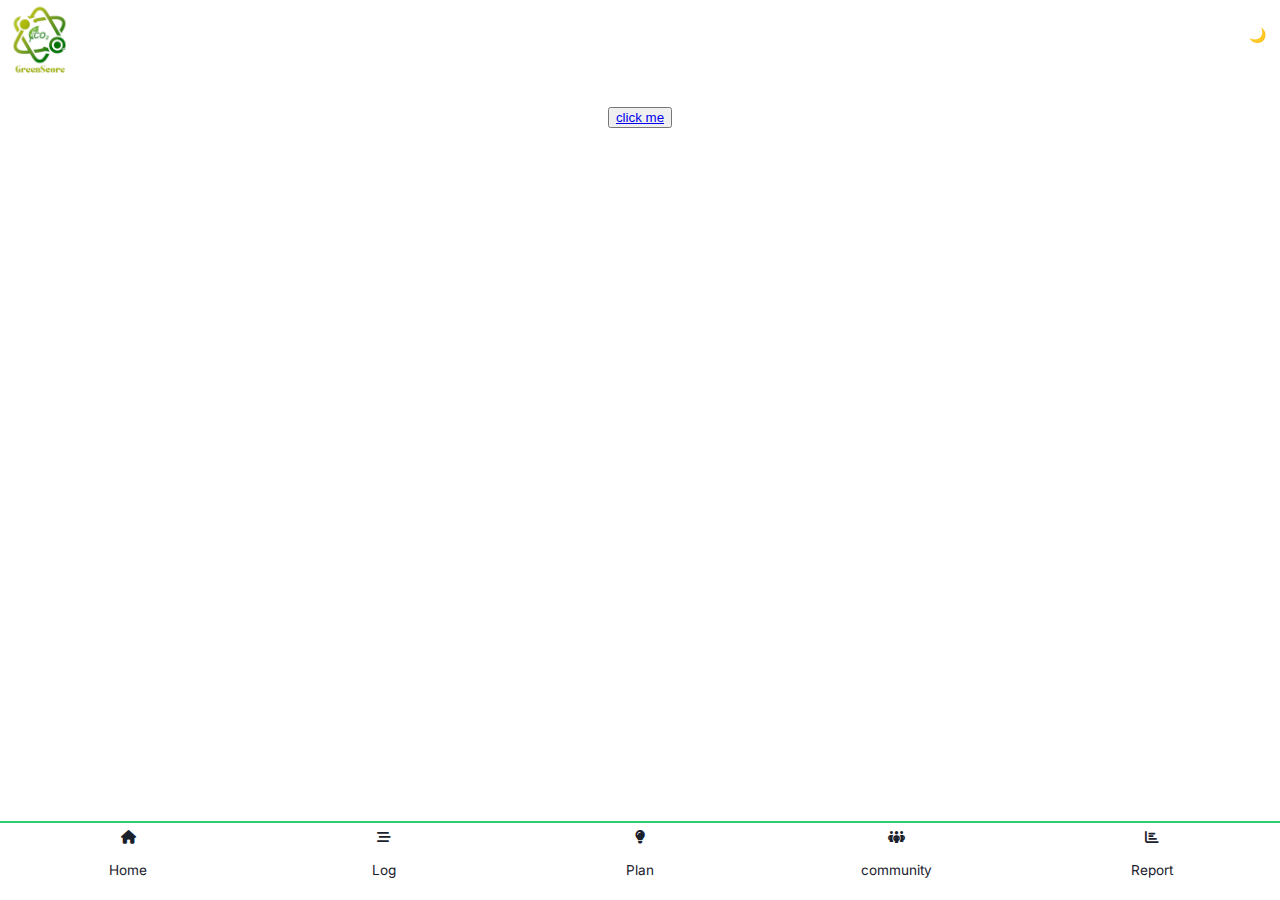
<file: public/report.html>
<!DOCTYPE html>
<html lang="en">
<head>
  <meta charset="UTF-8" />
  <meta name="viewport" content="width=device-width, initial-scale=1.0, maximum-scale=1.0, user-scalable=no"/>
  <title>GreenScore</title>

  <!-- External Styles -->
  <link rel="stylesheet" href="css/style.css" />
  <link href="https://fonts.googleapis.com/css2?family=Inter:wght@400;600;700&display=swap" rel="stylesheet"/>
  <link rel="stylesheet" href="https://cdnjs.cloudflare.com/ajax/libs/font-awesome/6.5.0/css/all.min.css" />
</head>
<body>
   <header class="dashboard-header">
    <div class="logo"><img src="assets/logo&details/1.png" alt="green score logo"></div>
    <div class="toggle-container">
      <button id="theme-toggle">🌙</button>
    </div>
  </header>

  <button><a href="https://us-east-1xw4lugldc.auth.us-east-1.amazoncognito.com/login?client_id=68ea3udqj0n9pd5eufmkrgd9d9&response_type=code&scope=email+openid+phone&redirect_uri=https%3A%2F%2Folalekanogundimu-4om9.vercel.app%2F">click me</a></button>

  <section class="links">
    <div>
        <a href="index.html" class="the-link"><i class="fas fa-home home-icon "></i>
        <p>Home</p>
        </a>
    </div>
    <div>
        <a href="log.html" class="the-link"><i class="fas fa-stream"></i>
        <p>Log</p>
        </a>
    </div>
    <div>
        <a href="plan.html" class="the-link"><i class="fas fa-lightbulb"></i>
        <p>Plan</p>
        </a>
    </div>
    <div>
        <a href="community.html" class="the-link"><i class="fas fa-people-group"></i>
        <p>community</p>
        </a>
    </div>
  <div>
  <a href="report.html" class="the-link">
    <i class="fas fa-chart-bar"></i>
    <p>Report</p>
  </a>
</div>

  </section>
  <script src="js/report.js"></script>
</body>
</html>
</file>
<file: public/css/the login style.css>
@import url("https://fonts.googleapis.com/css2?family=Poppins:ital,wght@0,100;0,200;0,300;0,400;0,500;0,600;0,700;0,800;0,900;1,100;1,200;1,300;1,400;1,500;1,600;1,700;1,800;1,900&display=swap");

* {
  margin: 0;
  padding: 0;
  box-sizing: border-box;
  font-family: "Poppins", sans-serif;
  text-decoration: none;
  list-style: none;
}

body {
  margin: 0;
  height: 100vh;
  background: linear-gradient(135deg, 
    #004d00, 
    #006600, 
    #009933, 
    #00cc44, 
    #33ff77, 
    #66ff99);
  background-size: 400% 400%;
  animation: gradientMove 8s ease infinite;
}
@keyframes gradientMove {
  0% {
    background-position: 0% 50%;
  }
  50% {
    background-position: 100% 50%;
  }
  100% {
    background-position: 0% 50%;
  }
}
.splash {
      display: flex;
      flex-direction: column;
      align-items: center;
      justify-content: center;
      height: 100vh;
      margin: 0;
      overflow: hidden;
    }

    .logo-container {
      text-align: center;
    }

    .logo {
      width: 150px;
      height: auto;
      opacity: 0;
      animation: fadeInLogo 1.5s ease forwards;
    }

    h1 {
      font-family: Arial, sans-serif;
  font-size: 3rem;
  font-weight: bold;
  /* Bright multi-color gradient */
  background: linear-gradient(
    to left,
    #ff4081,   /* Pink */
    #ffeb3b,   /* Yellow */
    #00e5ff,   /* Cyan */
    #ff4081    /* Loop back to Pink */
  );
  background-size: 300% auto; /* Bigger for smooth movement */
  color: transparent;
  background-clip: text;
  -webkit-background-clip: text;
  animation: colorMove 4s linear infinite; /* Slow smooth animation */
    }

    /* Animations */
    @keyframes fadeInLogo {
      to { opacity: 1; }
    }
    @keyframes colorMove {
      0% {
        background-position: 200% center;
      }
      100% {
        background-position: 0% center;
      }
    }

/* Background gradient */
</file>
<file: style.css>
/* ===============================
   Root Theme Variables
================================= */

/* =======================
   styles for home page
   ===================== */
*{
    box-sizing: border-box;
}

html, body {
  max-width: 100%;
  overflow-x: hidden; /* Prevent horizontal scrolling */
}
.log-body{
    padding-bottom: 160px; 
}
.action-body{
   padding-bottom: 160px; 
}
:root {
  --text-color: #333;
  --bg-light: #ffffff;
  --bg-dark: #1a202c;
  --accent-green: #2ecc71;
  --circle-bg: #e0e0e0;
  --font-main: 'Inter', sans-serif;
}


body {
  margin: 0;
  font-family: var(--font-main);
  color: var(--text-color);
  background-color: var(--bg-light);
  display: flex;
  flex-direction: column;
  align-items: center;
  padding-bottom: 80px;
}

/* Dark Mode */
body.dark {
  background-color: var(--bg-dark);
  color: #fff;
}
body.dark .score-text {
  fill: #ffffff;
}
body.dark .saved-c02{
    background-color: #30384a;
    fill: #ffffff;
}
body.dark .the-challenges{
       background-color: #30384a;
    fill: #ffffff;
}
body.dark .percentage-increase .the-p{
    background-color: var(--bg-dark);
}
 body.dark .first-div-1 {
      background-color: #30384a;
    fill: #ffffff;
 }
 body.dark .first-div-2{
      background-color: #30384a;
    fill: #ffffff;
 }
 body.dark .second-div-1{
      background-color: #30384a;
    fill: #ffffff;
 }
 body.dark .second-div-2{
      background-color: #30384a;
    fill: #ffffff;
 }
 body.dark .the-link{
    color: #2ecc71;
 }
 body.dark .links{
    background-color: var(--bg-dark);
    border-top: 2px solid #30384a;

 }
 body.dark .activity-card{
    background-color: #30384a;
 }
 body.dark .log-btn{
    background-color: var(--bg-dark);
    color: #fff;
 }
body.dark .main-text{
  color: white;
}
body.dark .weekly-challenges{
  background-color: #30384a;
}
/* ===============================
   Header
================================= */
.dashboard-header {
  width: 100%;
  display: flex;
  justify-content: space-between;
  align-items: center;
  margin-bottom: 12px;
  margin-top: -25px;
}

.logo img {
   height: 120px;
  width: auto;
  display: block;
  margin-left: -20px;
  
}

.toggle-container {
  right: 20px;
}
.toggle-container button{
      background-color: #f0f0f0;
  border: none;
  padding: 8px 14px;
  border-radius: 6px;
  font-size: 14px;
  cursor: pointer;
  transition: background 0.3s ease;
}


#theme-toggle {
  padding: 8px 14px;
  background: #fff;
  border: none;
  border-radius: 10px;
  font-weight: bold;
  cursor: pointer;
}

/* ===============================
   Welcome Section
================================= */
.preliminary,
.just-you,
.main-section,
.the-btn,
.saved-c02,
.chart-container,
.quick-log,
.log-section {
  width: 100%;
  max-width: 500px;
  margin: 0 auto;
  padding: 1rem;
}

.welcome {
  font-size: 1.2rem;
}

#todayDate {
  font-size: 0.9rem;
  opacity: 0.8;
}

/* ===============================
   Score Circle
================================= */
.main-section {
  display: flex;
  flex-direction: column;
  align-items: center;
  justify-content: center;
}

.progress-circle {
  height: 200px;
  width: 200px;
}

svg {
  width: 100%;
  height: 100%;
}

.bg {
  fill: none;
  stroke: var(--circle-bg);
  stroke-width: 4;
}

.progress {
  fill: none;
  stroke: var(--accent-green);
  stroke-width: 4;
  stroke-linecap: round;
  transition: stroke 0.3s ease;
}

.score-text {
  font-size: 0.2em;
  text-anchor: middle;
  dominant-baseline: middle;
  font-family: var(--font-main);
}

#scoreValue {
  font-size: 0.6rem;
}

/* ===============================
   Score Label Button
================================= */
.the-btn {
  display: flex;
  justify-content: center;
  align-items: center;
}

#sweet-btn {
  margin-top: 17px;
  height: 32px;
  width: 110px;
  border-radius: 20px;
  border: none;
  color: #fff;
  background-color: var(--accent-green);
  font-weight: bold;
}

/* ===============================
   Saved CO2 Card
================================= */
.saved-c02 {
  background-color: var(--bg-light);
  border-radius: 8px;
  box-shadow: 0 4px 12px rgba(0, 0, 0, 0.08);
  display: flex;
  align-items: center;
  justify-content: space-between;
  padding: 1rem;
  margin: 20px auto;
  width: 95%;
}

.icon-wrapper {
  width: 48px;
  height: 48px;
  background-color: rgba(46, 204, 113, 0.2);
  border-radius: 50%;
  display: flex;
  justify-content: center;
  align-items: center;
}

.leaf-icon {
  color: var(--accent-green);
  font-size: 22px;
}

.saved p {
  margin: 0;
}

#savedCO2Text {
  font-weight: 600;
}

.percentage-increase .the-p {
  background-color: #f6f5f5;
  padding: 6px 12px;
  border-radius: 5px;
  font-size: 12px;
  font-weight: bold;
}

/* ===============================
   Chart
================================= */
.chart-container {
  margin-top: 1rem;
}

.chart-title {
  font-size: 1.125rem;
  font-weight: 600;
  margin-bottom: 0.75rem;
}

/* ====================
    quick log section
    ================== */
 

/* ===============================
   Log Section
================================= */
.log-section {
  display: flex;
  flex-direction: column;
  gap: 1rem;
  margin-top: -10px;
}

.first-div,
.second-div {
  display: flex;
  justify-content: space-evenly;
  
  gap: 1rem;
}
.first-div{
    margin-top: -10px;
}

.first-div-1,
.first-div-2,
.second-div-1,
.second-div-2 {
  background-color: var(--bg-light);
  padding: 1rem;
  border-radius: 10px;
  width: 48%;
  text-align: center;
  box-shadow: 0 4px 12px rgba(0, 0, 0, 0.08);
}
.quick-log{
    display: flex;
    justify-content: space-between;
}
.link-text{
    text-decoration: none;      /* removes underline */
  color: inherit;             /* uses parent text color */
  font-weight: 600;           /* optional for better visual */
  cursor: pointer;
  color: #2ecc71;
  
  
}
.para{
    text-align: end;
    
}

.links {
     position: fixed;
  bottom: 0;
  left: 0;
  display: flex;
  justify-content: space-between; /* evenly spaced but respects equal widths */
  width: 100%;
  align-items: center;
  text-align: center;
  background-color: var(--bg-light); /* or your preferred background */
  padding: 0.5rem 0;
  border-top: 2px solid var(--accent-green);
    z-index: 1000;

}
    

.links > div {
  flex: 1; /* ensures each link takes equal space */
  text-decoration: none;
}
.the-link {
  display: flex;
  flex-direction: column;
  align-items: center;
  justify-content: center;
  color: var(--bg-dark);
  text-decoration: none;
  font-size: 0.85rem;
  gap: 4px;
}
.the-link:hover{
     color: green;
}
.the-link.active{
    color: #2ecc71;
}
.the-challenge{
     background-image: url(/images/let\ change.jpg);
     background-size: cover;
  background-repeat: no-repeat;
  background-position: center center;
  border-radius: 15px;
  box-shadow: 0 4px 12px rgba(0, 0, 0, 0.08);
  padding: 1rem;
  margin: 20px auto;
  width: 90%;
  height: 36vh;
  max-width: 450px;
  
}
.the-challenges{
    background-color: var(--bg-light);
  border-radius: 8px;
  box-shadow: 0 4px 12px rgba(0, 0, 0, 0.08);
  
  padding: 1rem;
  margin: 20px auto;
  width: 95%;
  max-width: 500px;
}
.the-challenges p {
    font-size: 12px;
}
.the-challenges h2{
    font-size: 14px;
}
.invite-btn{
    text-align: center;
   
}
.inv-btn{
      background-color: var(--accent-green);
    color: #ffffff;
    width: 90%;
    height: 30px;
    font-weight: 700;
    border: none;
    border-radius: 28px;
    box-shadow: var(--bg-dark);
    
}
/* ==============================
   syles for log.html
   =========================== */
   .category-tabs{
     width: 100%;
  max-width: 500px;
  margin: 0 auto;
  padding: 1rem;
    display: flex;
  gap: 0.5rem;
  overflow-x: auto;
  margin-bottom: 1rem;
 font-family: 'Inter', sans-serif;
   }


.activity-grid {
  display: grid;
  grid-template-columns: 1fr;
  gap: 1rem;
}

.activity {
  padding: 1rem;
  background: #fff;
  border-radius: 8px;
  box-shadow: 0 2px 5px rgba(0,0,0,0.1);
}

.activity .impact {
  font-size: 0.8rem;
  font-weight: bold;
}

.impact.red { color: #e74c3c; }
.impact.orange { color: #e67e22; }
.impact.yellow { color: #f1c40f; }
.impact.green { color: #2ecc71; }

.log-icon{
     font-size: 15px;
     padding: 5px;
}
.category-heading {
  margin: 1.5rem 0 1rem;
  font-size: 1.5rem;
  color: var(--text-color);
} 

.activity-grid {
  display: grid;
  grid-template-columns: repeat(2, 1fr); /* Always 2 columns */
  gap: 1rem; /* Optional: limit width to center the cards */
  width: 100%;
  margin: 0 auto;   /* Center the grid */
} 

 .tab-content{
    max-width: 500px; /* Optional: limit width to center the cards */
     width: 100%; 
    display: none;
    max-width: 500px;
    width: 100%;
    padding: 1rem;
}



.activity-card {
  background-color: var(--card-bg);
  border-radius: 10px;
  padding: 0.75rem;
  box-shadow: 0 0 8px rgba(0, 0, 0, 0.1);
  position: relative;
}

.card-header {
  display: flex;
  justify-content: space-between;
  font-size: 0.9rem;
  margin-bottom: 1rem;
}

.card-footer {
  display: flex;
  justify-content: space-between;
  align-items: center;
}

.log-btn {
  padding: 0.4rem 0.8rem;
  font-size: 0.8rem;
  border: none;
  border-radius: 5px;
  background-color: var(--primary);
  color: #343030;
  cursor: pointer;
} 


.tab-content.active {
  display: block;
}

.category-tabs .tab {
  padding: 0.5rem 1rem;
  border-radius: 9999px;
  background-color: #fbf9f9;
  border: none;
  cursor: pointer;
  white-space: nowrap;
}

.category-tabs .tab.active {
 background-color: #2ecc71;
  color: white;
}

.log-btn{
    background-color: rgb(237, 236, 236);
}
.co2-emission{
    font-size: 11.5px;
}

.empty-space{
    height: 40px;
}
 .addition{
    max-width: 500px;
    width: 100%;
    height: 50vh;
    display: flex;
    flex-direction: column;
    justify-content: center;
    align-items: center;
    margin-top: 8px;
    padding: 1rem;
 }
.the-image{
 height: 70%;
 width: 100%;
 border-radius: 20px;
  
}
.the-text{
 font-size: 13px;
 
}

   /* ==============================
   syles for plan.html
   =========================== */
   .action-section-one {
         margin: 0 auto;
         
         width: 98%;
         max-width: 500px;
   }
   .action-section-one p{
    font-size: 14px;
    color: grey;
    margin-top: -10px;
    width: 98%;
   }
   .header{
      font-weight: 800;
      
       margin: 0 auto;
         width: 98%;
         max-width: 500px;
         margin-bottom: -15px;
   }
   .weekly-challenges{
       background-color: var(--bg-light);
       border-radius: 8px;
       box-shadow: 0 4px 12px rgba(0, 0, 0, 0.08);
        padding: 1rem;
        margin: 20px auto;
         width: 95%;
         max-width: 500px;
   }
   .colored-bg{
    background-color: #dbece2;
    color: #2ecc71;
    padding: 6px 12px;
    border-radius: 5px;
    font-size: 12px;
    font-weight: bold;
   }
   .main-text{
      font-weight: 550;
      color: var(--bg-dark);
   }
   .plan-div-one{
    display: flex;
    justify-content: space-between;
   }
   .just-here{
    font-size: 14px;
    color: grey;
    margin-top: -5px;
   }
   .icon-text {
  display: inline-flex;
  align-items: center;
  font-size: 12.8px;
  color: var(--accent-green);
}

.icon-text i {
  margin-right: 0.25rem; /* same as Tailwind's mr-1 */
  font-size: 14px;
  color: var(--accent-green);
}
.total-days{
  font-size: 13px;
}
.skill-progress-bg {
  background: rgb(237, 234, 234);
  width: 100%;
  height: 8px;
  border-radius: 10px;
  
}
.skill-progress-fill {
  background: var(--accent-green);
  height: 100%;
  border-radius: inherit;
}
.badge{
  font-weight: 600;
       margin: 0 auto;
         width: 98%;
         max-width: 500px;
         margin-bottom: -15px;
         
}
.badge-section{
  width: 98%;
  max-width: 500px;
  display: flex;
  flex-direction: column;
  gap: 1rem;
  margin-top: 10px;
  
}

   /* ==============================
   syles for community.html
   =========================== */
   /* ==============================
   syles for report.html
   =========================== */


/* ===============================
   Responsive Design
================================= */
/* ================================
          media queries for homepage 
          ======================*/
@media (min-width: 600px) {
  .main-section {
    flex-direction: row;
  }
  .quick-log{
    flex-direction: column;
    justify-content: space-between;
  }
  .log-section {
    flex-direction: row;
    flex-wrap: wrap;
    justify-content: space-between;
  }
  .first-div, .second-div {
    flex: 1 1 100%;
    gap: 1rem;
  }
  .links{
    
     position: fixed;
    bottom: 0;
      left: 0;
     display: flex;
    justify-content: space-evenly;
    width: 100%;
    align-items: center;
    text-align: center;
     border-top: 2px solid var(--accent-green);
    z-index: 1000;
   }
   .links > div {
  flex: 1; /* ensures each link takes equal space */
  text-decoration: none;
}

}

/* ================================
          media queries for log 
          ======================*/
          /* ================================
          media queries for plan 
          ======================*/

        /* ================================
          media queries for community
          ======================*/
          /* ================================
          media queries for report 
          ======================*/
</file>
<file: public/css/style.css>
/* ===============================
   Root Theme Variables
================================= */

/* =======================
   styles for home page
   ===================== */
*{
    box-sizing: border-box;
}

html, body {
  max-width: 100%;
  overflow-x: hidden; /* Prevent horizontal scrolling */
}
.log-body{
    padding-bottom: 160px; 
}
.action-body{
   padding-bottom: 80px; 
}
:root {
  --text-color: #333;
  --bg-light: #ffffff;
  --bg-dark: #1a202c;
  --accent-green: #2ecc71;
  --circle-bg: #e0e0e0;
  --font-main: 'Inter', sans-serif;
}


body {
  margin: 0;
  font-family: var(--font-main);
  color: var(--text-color);
  background-color: var(--bg-light);
  display: flex;
  flex-direction: column;
  align-items: center;
  padding-bottom: 80px;
}

/* Dark Mode */
body.dark {
  background-color: var(--bg-dark);
  color: #fff;
}
body.dark .score-text {
  fill: #ffffff;
}
body.dark .saved-c02{
    background-color: #30384a;
    fill: #ffffff;
}
body.dark .the-challenges{
       background-color: #30384a;
    fill: #ffffff;
}
body.dark .percentage-increase .the-p{
    background-color: var(--bg-dark);
}
 body.dark .first-div-1 {
      background-color: #30384a;
    fill: #ffffff;
 }
 body.dark .first-div-2{
      background-color: #30384a;
    fill: #ffffff;
 }
 body.dark .second-div-1{
      background-color: #30384a;
    fill: #ffffff;
 }
 body.dark .second-div-2{
      background-color: #30384a;
    fill: #ffffff;
 }
 body.dark .the-link{
    color: #2ecc71;
 }
 body.dark .links{
    background-color: var(--bg-dark);
    border-top: 2px solid #30384a;

 }
 body.dark .activity-card{
    background-color: #30384a;
 }
 body.dark .log-btn{
    background-color: var(--bg-dark);
    color: #fff;
 }
body.dark .main-text{
  color: white;
}
body.dark .weekly-challenges{
  background-color: #30384a;
}
body.dark .community-ranking{
  background-color: #30384a;
}
/* ===============================
   Header
================================= */
.dashboard-header {
  width: 100%;
  display: flex;
  justify-content: space-between;
  align-items: center;
  margin-bottom: 12px;
  margin-top: -25px;
}

.logo img {
   height: 120px;
  width: auto;
  display: block;
  margin-left: -20px;
  
}

.toggle-container {
  right: 20px;
}
.toggle-container button{
      background-color: #f0f0f0;
  border: none;
  padding: 8px 14px;
  border-radius: 6px;
  font-size: 14px;
  cursor: pointer;
  transition: background 0.3s ease;
}


#theme-toggle {
  padding: 8px 14px;
  background: #fff;
  border: none;
  border-radius: 10px;
  font-weight: bold;
  cursor: pointer;
}

/* ===============================
   Welcome Section
================================= */
.preliminary,
.just-you,
.main-section,
.the-btn,
.saved-c02,
.chart-container,
.quick-log,
.log-section {
  width: 100%;
  max-width: 500px;
  margin: 0 auto;
  padding: 1rem;
}

.welcome {
  font-size: 1.2rem;
}

#todayDate {
  font-size: 0.9rem;
  opacity: 0.8;
}

/* ===============================
   Score Circle
================================= */
.main-section {
  display: flex;
  flex-direction: column;
  align-items: center;
  justify-content: center;
}

.progress-circle {
  height: 200px;
  width: 200px;
}

svg {
  width: 100%;
  height: 100%;
}

.bg {
  fill: none;
  stroke: var(--circle-bg);
  stroke-width: 4;
}

.progress {
  fill: none;
  stroke: var(--accent-green);
  stroke-width: 4;
  stroke-linecap: round;
  transition: stroke 0.3s ease;
}

.score-text {
  font-size: 0.2em;
  text-anchor: middle;
  dominant-baseline: middle;
  font-family: var(--font-main);
}

#scoreValue {
  font-size: 0.6rem;
}

/* ===============================
   Score Label Button
================================= */
.the-btn {
  display: flex;
  justify-content: center;
  align-items: center;
}

#sweet-btn {
  margin-top: 17px;
  height: 32px;
  width: 110px;
  border-radius: 20px;
  border: none;
  color: #fff;
  background-color: var(--accent-green);
  font-weight: bold;
}

/* ===============================
   Saved CO2 Card
================================= */
.saved-c02 {
  background-color: var(--bg-light);
  border-radius: 8px;
  box-shadow: 0 4px 12px rgba(0, 0, 0, 0.08);
  display: flex;
  align-items: center;
  justify-content: space-between;
  padding: 1rem;
  margin: 20px auto;
  width: 95%;
}

.icon-wrapper {
  width: 48px;
  height: 48px;
  background-color: rgba(46, 204, 113, 0.2);
  border-radius: 50%;
  display: flex;
  justify-content: center;
  align-items: center;
}

.leaf-icon {
  color: var(--accent-green);
  font-size: 22px;
}

.saved p {
  margin: 0;
}

#savedCO2Text {
  font-weight: 600;
}

.percentage-increase .the-p {
  background-color: #f6f5f5;
  padding: 6px 12px;
  border-radius: 5px;
  font-size: 12px;
  font-weight: bold;
}

/* ===============================
   Chart
================================= */
.chart-container {
  margin-top: 1rem;
}

.chart-title {
  font-size: 1.125rem;
  font-weight: 600;
  margin-bottom: 0.75rem;
}

/* ====================
    quick log section
    ================== */
 

/* ===============================
   Log Section
================================= */
.log-section {
  display: flex;
  flex-direction: column;
  gap: 1rem;
  margin-top: -10px;
}

.first-div,
.second-div {
  display: flex;
  justify-content: space-evenly;
  
  gap: 1rem;
}
.first-div{
    margin-top: -10px;
}

.first-div-1,
.first-div-2,
.second-div-1,
.second-div-2 {
  background-color: var(--bg-light);
  padding: 1rem;
  border-radius: 10px;
  width: 48%;
  text-align: center;
  box-shadow: 0 4px 12px rgba(0, 0, 0, 0.08);
}
.quick-log{
    display: flex;
    justify-content: space-between;
}
.link-text{
    text-decoration: none;      /* removes underline */
  color: inherit;             /* uses parent text color */
  font-weight: 600;           /* optional for better visual */
  cursor: pointer;
  color: #2ecc71;
  
  
}
.para{
    text-align: end;
    
}

.links {
     position: fixed;
  bottom: 0;
  left: 0;
  display: flex;
  justify-content: space-between; /* evenly spaced but respects equal widths */
  width: 100%;
  align-items: center;
  text-align: center;
  background-color: var(--bg-light); /* or your preferred background */
  padding: 0.5rem 0;
  border-top: 2px solid var(--accent-green);
    z-index: 1000;

}
    

.links > div {
  flex: 1; /* ensures each link takes equal space */
  text-decoration: none;
}
.the-link {
  display: flex;
  flex-direction: column;
  align-items: center;
  justify-content: center;
  color: var(--bg-dark);
  text-decoration: none;
  font-size: 0.85rem;
  gap: 4px;
}
.the-link:hover{
     color: green;
}
.the-link.active{
    color: #2ecc71;
}
.the-challenge{
     background-image: url(/images/let\ change.jpg);
     background-size: cover;
  background-repeat: no-repeat;
  background-position: center center;
  border-radius: 15px;
  box-shadow: 0 4px 12px rgba(0, 0, 0, 0.08);
  padding: 1rem;
  margin: 20px auto;
  width: 90%;
  height: 36vh;
  max-width: 450px;
  
}
.the-challenges{
    background-color: var(--bg-light);
  border-radius: 8px;
  box-shadow: 0 4px 12px rgba(0, 0, 0, 0.08);
  
  padding: 1rem;
  margin: 20px auto;
  width: 95%;
  max-width: 500px;
}
.the-challenges p {
    font-size: 12px;
}
.the-challenges h2{
    font-size: 14px;
}
.invite-btn{
    text-align: center;
   
}
.inv-btn{
      background-color: var(--accent-green);
    color: #ffffff;
    width: 90%;
    height: 30px;
    font-weight: 700;
    border: none;
    border-radius: 28px;
    box-shadow: var(--bg-dark);
    
}
/* ==============================
   syles for log.html
   =========================== */
   .category-tabs{
     width: 100%;
  max-width: 500px;
  margin: 0 auto;
  padding: 1rem;
    display: flex;
  gap: 0.5rem;
  overflow-x: auto;
  margin-bottom: 1rem;
 font-family: 'Inter', sans-serif;
   }


.activity-grid {
  display: grid;
  grid-template-columns: 1fr;
  gap: 1rem;
}

.activity {
  padding: 1rem;
  background: #fff;
  border-radius: 8px;
  box-shadow: 0 2px 5px rgba(0,0,0,0.1);
}

.activity .impact {
  font-size: 0.8rem;
  font-weight: bold;
}

.impact.red { color: #e74c3c; }
.impact.orange { color: #e67e22; }
.impact.yellow { color: #f1c40f; }
.impact.green { color: #2ecc71; }

.log-icon{
     font-size: 15px;
     padding: 5px;
}
.category-heading {
  margin: 1.5rem 0 1rem;
  font-size: 1.5rem;
  color: var(--text-color);
} 

.activity-grid {
  display: grid;
  grid-template-columns: repeat(2, 1fr); /* Always 2 columns */
  gap: 1rem; /* Optional: limit width to center the cards */
  width: 100%;
  margin: 0 auto;   /* Center the grid */
} 

 .tab-content{
    max-width: 500px; /* Optional: limit width to center the cards */
     width: 100%; 
    display: none;
    max-width: 500px;
    width: 100%;
    padding: 1rem;
}



.activity-card {
  background-color: var(--card-bg);
  border-radius: 10px;
  padding: 0.75rem;
  box-shadow: 0 0 8px rgba(0, 0, 0, 0.1);
  position: relative;
}

.card-header {
  display: flex;
  justify-content: space-between;
  font-size: 0.9rem;
  margin-bottom: 1rem;
}

.card-footer {
  display: flex;
  justify-content: space-between;
  align-items: center;
}

.log-btn {
  padding: 0.4rem 0.8rem;
  font-size: 0.8rem;
  border: none;
  border-radius: 5px;
  background-color: var(--primary);
  color: #343030;
  cursor: pointer;
} 


.tab-content.active {
  display: block;
}

.category-tabs .tab {
  padding: 0.5rem 1rem;
  border-radius: 9999px;
  background-color: #fbf9f9;
  border: none;
  cursor: pointer;
  white-space: nowrap;
}

.category-tabs .tab.active {
 background-color: #2ecc71;
  color: white;
}

.log-btn{
    background-color: rgb(237, 236, 236);
}
.co2-emission{
    font-size: 11.5px;
}

.empty-space{
    height: 40px;
}
 .addition{
    max-width: 500px;
    width: 100%;
    height: 50vh;
    display: flex;
    flex-direction: column;
    justify-content: center;
    align-items: center;
    margin-top: 8px;
    padding: 1rem;
 }
.the-image{
 height: 70%;
 width: 100%;
 border-radius: 20px;
  
}
.the-text{
 font-size: 13px;
 
}

   /* ==============================
   syles for plan.html
   =========================== */
   .action-section-one {
         margin: 0 auto;
         
         width: 98%;
         max-width: 500px;
   }
   .action-section-one p{
    font-size: 14px;
    color: grey;
    margin-top: -10px;
    width: 98%;
   }
   .header{
      font-weight: 800;
      
       margin: 0 auto;
         width: 98%;
         max-width: 500px;
         margin-bottom: -15px;
   }
   .weekly-challenges{
       background-color: var(--bg-light);
       border-radius: 8px;
       box-shadow: 0 4px 12px rgba(0, 0, 0, 0.08);
        padding: 1rem;
        margin: 20px auto;
         width: 95%;
         max-width: 500px;
   }
   .colored-bg{
    background-color: #dbece2;
    color: #2ecc71;
    padding: 6px 12px;
    border-radius: 5px;
    font-size: 12px;
    font-weight: bold;
   }
   .main-text{
      font-weight: 550;
      color: var(--bg-dark);
   }
   .plan-div-one{
    display: flex;
    justify-content: space-between;
   }
   .just-here{
    font-size: 14px;
    color: grey;
    margin-top: -5px;
   }
   .icon-text {
  display: inline-flex;
  align-items: center;
  font-size: 12.8px;
  color: var(--accent-green);
}

.icon-text i {
  margin-right: 0.25rem; /* same as Tailwind's mr-1 */
  font-size: 14px;
  color: var(--accent-green);
}
.total-days{
  font-size: 13px;
}
.skill-progress-bg {
  background: rgb(237, 234, 234);
  width: 100%;
  height: 8px;
  border-radius: 10px;
  
}
.skill-progress-fill {
  background: var(--accent-green);
  height: 100%;
  border-radius: inherit;
}
.badge{
  font-weight: 600;
       margin: 0 auto;
         width: 95%;
         max-width: 500px;
         margin-bottom: -15px;
         
}
.badge-section{
  width: 98%;
  max-width: 460px;
  display: flex;
  flex-direction: column;
  gap: 1rem;
  margin-top: 10px;
  
}

   /* ==============================
   syles for community.html
   =========================== */
   .map-icon{
        font-size: 20px;
  color: red; /* or your preferred color */
  vertical-align: middle;
   }
   .trophy-icon{
  font-size: 20px;
  color: gold;
   }
  .individuals {
  display: flex;
  align-items: center;
  justify-content: space-between;
  padding: 8px 16px;
  border-bottom: 1px solid #ccc;
  font-family: sans-serif;
}

/* Left-side group: rank, image, and name */
.individuals > .rank,
.individuals > .rank-img,
.individuals > .rank-text {
  margin-right: 8px; /* small spacing */
}

.rank {
  font-weight: bold;
  width: 20px;
  text-align: right;
}

.rank-img {
  width: 30px;
  height: 30px;
  border-radius: 50%;
  object-fit: cover;
}

.rank-text {
  white-space: nowrap;
}

/* Push score to far right */
.score1 {
  margin-left: auto;
  font-weight: bold;
  background-color: #2ecc71;
  border-radius: 10px;
  padding: 3px;
}
.score2{
    margin-left: auto;
  font-weight: bold;
  background-color: orange;
  border-radius: 10px;
  padding: 3px;
}
.score3{
    margin-left: auto;
  font-weight: bold;
  background-color:orange;
  border-radius: 10px;
  padding: 3px;
}
.score4{
    margin-left: auto;
  font-weight: bold;
  background-color: orange;
  border-radius: 10px;
  padding: 3px;
}
.score5{
    margin-left: auto;
  font-weight: bold;
  background-color: yellow;
  border-radius: 10px;
  padding: 3px;
}

.community-ranking{
     background-color: var(--bg-light);
  border-radius: 8px;
  box-shadow: 0 4px 12px rgba(0, 0, 0, 0.08);
  
  padding: 1rem;
  margin: 20px auto;
  width: 95%;
  max-width: 500px;
  justify-content: center;
}
.community-ranking-text{
  width: 98%;
  background-color: #dbece2;
  border-radius: 10px;
  padding-right: 3px;
 
}
.community-ranking-text p{
  margin-left: 5px;
  padding-left: 10px;
  
}
.first-p{
  padding-top: 10px;
  margin-bottom: -5px;
  color: var(--accent-green);
}
.second-p{
  font-size: 14px;
  padding-bottom: 5px;
  color: grey;
}
   /* ==============================
   syles for report.html
   =========================== */


/* ===============================
   Responsive Design
================================= */
/* ================================
          media queries for homepage 
          ======================*/
@media (min-width: 600px) {
  .main-section {
    flex-direction: row;
  }
  .quick-log{
    flex-direction: column;
    justify-content: space-between;
  }
  .log-section {
    flex-direction: row;
    flex-wrap: wrap;
    justify-content: space-between;
  }
  .first-div, .second-div {
    flex: 1 1 100%;
    gap: 1rem;
  }
  .links{
    
     position: fixed;
    bottom: 0;
      left: 0;
     display: flex;
    justify-content: space-evenly;
    width: 100%;
    align-items: center;
    text-align: center;
     border-top: 2px solid var(--accent-green);
    z-index: 1000;
   }
   .links > div {
  flex: 1; /* ensures each link takes equal space */
  text-decoration: none;
}

}

/* ================================
          media queries for log 
          ======================*/
          /* ================================
          media queries for plan 
          ======================*/

        /* ================================
          media queries for community
          ======================*/
          /* ================================
          media queries for report 
          ======================*/
</file>
<file: public/css/onboarding.css>
body {
  margin: 0;
  font-family: 'Poppins', sans-serif;
  background: linear-gradient(135deg, 
    #004d00, 
    #006600, 
    #009933, 
    #00cc44, 
    #33ff77, 
    #66ff99);
  background-size: 400% 400%;
  animation: bgMove 10s ease infinite;
  color: white;
  display: flex;
  justify-content: center;
  align-items: center;
  height: 100vh;
}

@keyframes bgMove {
  0% { background-position: 0% 50%; }
  50% { background-position: 100% 50%; }
  100% { background-position: 0% 50%; }
}

/* Container */
.onboarding-container {
  max-width: 100%;
  width: 250px;
  text-align: center;
  background: rgba(0, 0, 0, 0.2);
  padding: 20px;
  border-radius: 20px;
  backdrop-filter: blur(10px);
  height: 350px;
}

/* Slides */
.slide {
  display: none;
  animation: fadeIn 0.5s ease forwards;
}

.slide.active {
  display: block;
}

@keyframes fadeIn {
  from { opacity: 0; transform: translateY(20px); }
  to { opacity: 1; transform: translateY(0); }
}

/* Icons */
.slide-icon {
  width: 200px;
  height: 200px;
  margin-bottom: 15px;
}

/* Headings */
h2 {
  font-size: 1.5rem;
  margin-bottom: 10px;
}

/* Paragraphs */
p {
  font-size: 1rem;
  line-height: 1.4;
}

/* Buttons */
.controls {
  display: flex;
  justify-content: space-between;
  margin-top: 60px;
  
}

button {
  padding: 10px 20px;
  border: none;
  border-radius: 30px;
  font-size: 1rem;
  cursor: pointer;
  font-weight: bold;
  transition: transform 0.2s ease, background 0.3s ease;
}

#skip-btn {
  background: rgba(255, 255, 255, 0.2);
  color: white;
}

#next-btn {
  background: white;
  color: #4caf50;
}

button:hover {
  transform: scale(1.05);
}
</file>
